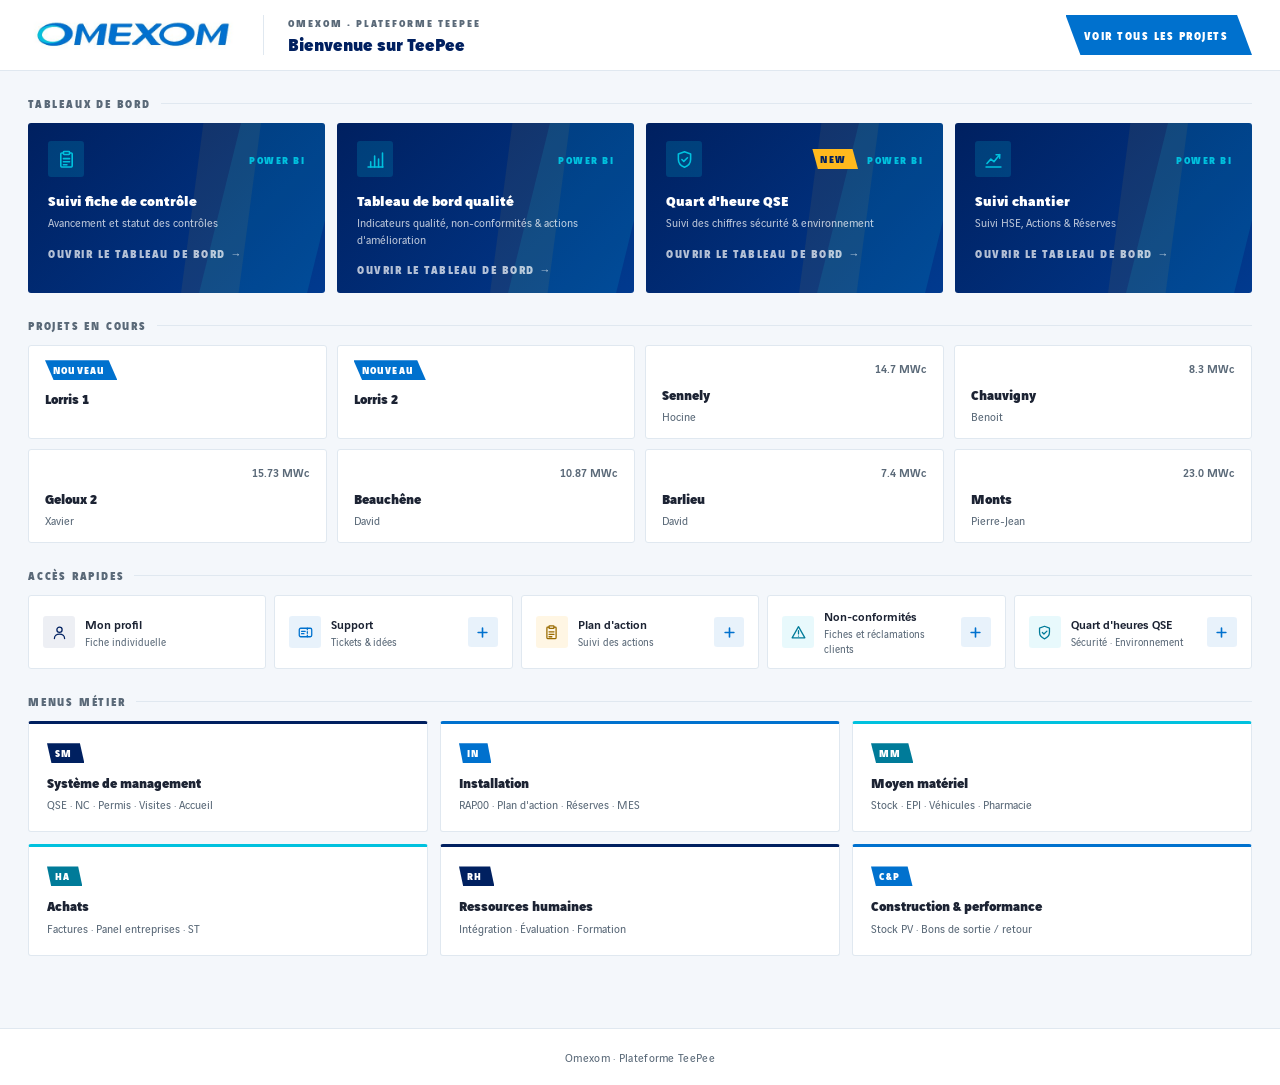
<file: index.html>
<!DOCTYPE html>
<html lang="fr">
<head>
<meta charset="UTF-8">
<meta name="viewport" content="width=device-width, initial-scale=1.0">
<meta name="robots" content="noindex, nofollow, noarchive, nosnippet">
<meta name="googlebot" content="noindex, nofollow">
<title>Accueil TeePee · Omexom</title>
<link rel="stylesheet" href="omexom.css">
<style>
.quick-row { display: grid; grid-template-columns: repeat(5,1fr); gap: 8px; margin-bottom: 24px; }
.menus-grid { display: grid; grid-template-columns: repeat(6,1fr); gap: 12px; margin-bottom: 24px; }
.projects-grid { display: grid; grid-template-columns: repeat(4,1fr); gap: 10px; margin-bottom: 24px; }
.dash-grid { display: grid; grid-template-columns: repeat(4,1fr); gap: 12px; margin-bottom: 24px; }
@media (max-width: 1300px) {
  .menus-grid { grid-template-columns: repeat(3,1fr); }
}
@media (max-width: 1100px) {
  .quick-row { grid-template-columns: repeat(3,1fr); }
  .dash-grid { grid-template-columns: repeat(2,1fr); }
}
@media (max-width: 820px) {
  .quick-row, .menus-grid, .projects-grid { grid-template-columns: repeat(2,1fr); }
}
@media (max-width: 560px) {
  .body-wrap { padding: 18px 16px 36px; }
  .dash-grid, .quick-row, .menus-grid, .projects-grid { grid-template-columns: 1fr; }
}
</style>
</head>
<body>

<header class="site-header">
  <img class="site-logo" src="img/omexom-logo.png" alt="Omexom" width="212" height="38">
  <div class="site-id">
    <div class="site-eyebrow">Omexom · Plateforme TeePee</div>
    <div class="site-title">Bienvenue sur TeePee</div>
  </div>
  <a class="site-cta" target="_parent" href="https://safeplace.teepee.fr/#/category/F427C2AF/D956BEFD/dataList/Projets/default_Projets">Voir tous les projets</a>
</header>

<div class="body-wrap">

  <div class="section-label">Tableaux de bord</div>
  <div class="dash-grid">
    <a class="dcard" target="_parent" href="https://safeplace.teepee.fr/#/homepage/view/7FFDF492">
      <div class="dcard-deco"></div><div class="dcard-deco2"></div>
      <div class="dcard-top">
        <div class="dcard-ico"><svg class="ico" viewBox="0 0 24 24" fill="none" stroke="currentColor" stroke-width="1.8" stroke-linecap="round" stroke-linejoin="round" aria-hidden="true"><path d="M8.5 4.5H6.5a1 1 0 0 0-1 1v14a1 1 0 0 0 1 1h11a1 1 0 0 0 1-1v-14a1 1 0 0 0-1-1h-2"/><rect x="8.5" y="2.8" width="7" height="3.4" rx="0.8"/><path d="M8.5 11h7M8.5 14.5h7M8.5 18h4"/></svg></div>
        <div class="dcard-eye">Power BI</div>
      </div>
      <div class="dcard-t">Suivi fiche de contrôle</div>
      <div class="dcard-d">Avancement et statut des contrôles</div>
      <div class="dcard-link">Ouvrir le tableau de bord <span>→</span></div>
    </a>
    <a class="dcard" target="_parent" href="https://safeplace.teepee.fr/#/homepage/view/F4D24233">
      <div class="dcard-deco"></div><div class="dcard-deco2"></div>
      <div class="dcard-top">
        <div class="dcard-ico"><svg class="ico" viewBox="0 0 24 24" fill="none" stroke="currentColor" stroke-width="1.8" stroke-linecap="round" stroke-linejoin="round" aria-hidden="true"><path d="M3.5 20.5h17"/><path d="M6.5 20.5v-6M11 20.5V8M15.5 20.5v-9M20 20.5V4.5"/></svg></div>
        <div class="dcard-eye">Power BI</div>
      </div>
      <div class="dcard-t">Tableau de bord qualité</div>
      <div class="dcard-d">Indicateurs qualité, non-conformités &amp; actions d'amélioration</div>
      <div class="dcard-link">Ouvrir le tableau de bord <span>→</span></div>
    </a>
    <a class="dcard" target="_parent" href="https://safeplace.teepee.fr/#/homepage/view/403B7A7F">
      <div class="dcard-deco"></div><div class="dcard-deco2"></div>
      <div class="dcard-top">
        <div class="dcard-ico"><svg class="ico" viewBox="0 0 24 24" fill="none" stroke="currentColor" stroke-width="1.8" stroke-linecap="round" stroke-linejoin="round" aria-hidden="true"><path d="M12 3.2l7 2.6v6c0 4.3-2.9 7.6-7 9.1-4.1-1.5-7-4.8-7-9.1v-6z"/><path d="M9 12l2.2 2.2L15.4 10"/></svg></div>
        <div class="dcard-eyes"><span class="dcard-new">New</span><span class="dcard-eye">Power BI</span></div>
      </div>
      <div class="dcard-t">Quart d'heure QSE</div>
      <div class="dcard-d">Suivi des chiffres sécurité &amp; environnement</div>
      <div class="dcard-link">Ouvrir le tableau de bord <span>→</span></div>
    </a>
    <a class="dcard" target="_parent" href="https://safeplace.teepee.fr/#/homepage/view/D877A9DE">
      <div class="dcard-deco"></div><div class="dcard-deco2"></div>
      <div class="dcard-top">
        <div class="dcard-ico"><svg class="ico" viewBox="0 0 24 24" fill="none" stroke="currentColor" stroke-width="1.8" stroke-linecap="round" stroke-linejoin="round" aria-hidden="true"><path d="M3.5 20.5h17"/><path d="M4.5 16.5l4.5-5 3.5 3 6.5-8"/><path d="M15 6.5h4v4"/></svg></div>
        <div class="dcard-eye">Power BI</div>
      </div>
      <div class="dcard-t">Suivi chantier</div>
      <div class="dcard-d">Suivi HSE, Actions &amp; Réserves</div>
      <div class="dcard-link">Ouvrir le tableau de bord <span>→</span></div>
    </a>
  </div>

  <div class="section-label">Projets en cours</div>
  <div class="projects-grid">
    
    <a class="pcard" href="https://safeplace.teepee.fr/#/viewData/F427C2AF/D956BEFD/Projets/FRWEBV3/ACD92E16-845D-472B-8980-51F9F4274178" target="_parent">
      <div class="pc-top">
        <span class="pc-badge new">Nouveau</span>
      </div>
      <div class="pc-name">Lorris 1</div>
    </a>
    <a class="pcard" href="https://safeplace.teepee.fr/#/viewData/F427C2AF/D956BEFD/Projets/FRWEBV3/77FA5821-4992-46BE-B434-941BC3A1F169" target="_parent">
      <div class="pc-top">
        <span class="pc-badge new">Nouveau</span>
      </div>
      <div class="pc-name">Lorris 2</div>
    </a>
    <a class="pcard" href="https://safeplace.teepee.fr/#/viewData/F427C2AF/D956BEFD/Projets/FRWEBV3/151959C9-2C1D-4B22-8E7C-0AAF0E75C6A9" target="_parent">
      <div class="pc-top">
        <span class="pc-power">14.7 MWc</span>
      </div>
      <div class="pc-name">Sennely</div>
      <div class="pc-ct">Hocine</div>
    </a>
    <a class="pcard" href="https://safeplace.teepee.fr/#/viewData/F427C2AF/D956BEFD/Projets/FRWEBV3/2450A316-F4B0-467D-BDD9-3A660E517E23" target="_parent">
      <div class="pc-top">
        <span class="pc-power">8.3 MWc</span>
      </div>
      <div class="pc-name">Chauvigny</div>
      <div class="pc-ct">Benoit</div>
    </a>
    <a class="pcard" href="https://safeplace.teepee.fr/#/viewData/F427C2AF/D956BEFD/Projets/FRWEBV3/8AB86A1F-FF0F-4AFB-B8C0-0EECD079676D" target="_parent">
      <div class="pc-top">
        <span class="pc-power">15.73 MWc</span>
      </div>
      <div class="pc-name">Geloux 2</div>
      <div class="pc-ct">Xavier</div>
    </a>
    <a class="pcard" href="https://safeplace.teepee.fr/#/viewData/F427C2AF/D956BEFD/Projets/FRWEBV3/909B5DEA-0E07-4CEE-A2E0-70B4C4C075C3" target="_parent">
      <div class="pc-top">
        <span class="pc-power">10.87 MWc</span>
      </div>
      <div class="pc-name">Beauchêne</div>
      <div class="pc-ct">David</div>
    </a>
    <a class="pcard" href="https://safeplace.teepee.fr/#/viewData/F427C2AF/D956BEFD/Projets/FRWEBV3/9FE56ECE-FEF0-4CE8-855C-5D540AE5E813" target="_parent">
      <div class="pc-top">
        <span class="pc-power">7.4 MWc</span>
      </div>
      <div class="pc-name">Barlieu</div>
      <div class="pc-ct">David</div>
    </a>
    <a class="pcard" href="https://safeplace.teepee.fr/#/viewData/F427C2AF/D956BEFD/Projets/FRWEBV3/B089CAB9-1BF4-4FFA-BCA1-B93E3921789B" target="_parent">
      <div class="pc-top">
        <span class="pc-power">23.0 MWc</span>
      </div>
      <div class="pc-name">Monts</div>
      <div class="pc-ct">Pierre-Jean</div>
    </a>
  </div>

  <div class="section-label">Accès rapides</div>
  <div class="quick-row">
    <div class="qcard">
      <a class="qcard-hit" target="_parent" href="https://safeplace.teepee.fr/#/category/E6FE12CE/ED68D778/dataList/USER/FiltreLUtilisateurNeVoitQueSesTickets" aria-label="Ouvrir Mon profil"></a>
      <div class="qico id"><svg class="ico" viewBox="0 0 24 24" fill="none" stroke="currentColor" stroke-width="1.8" stroke-linecap="round" stroke-linejoin="round" aria-hidden="true"><circle cx="12" cy="8.2" r="3.7"/><path d="M4.8 20.5c0-3.7 3.2-6.2 7.2-6.2s7.2 2.5 7.2 6.2"/></svg></div><div><div class="ql2">Mon profil</div><div class="qs2">Fiche individuelle</div></div>
    </div>
    <div class="qcard">
      <a class="qcard-hit" target="_parent" href="https://safeplace.teepee.fr/#/category/DC3605A6/AE9641CE/dataList/TicketsSupport/FiltreLUtilisateurVoirQueSesTickets" aria-label="Ouvrir Support"></a>
      <div class="qico ib"><svg class="ico" viewBox="0 0 24 24" fill="none" stroke="currentColor" stroke-width="1.8" stroke-linecap="round" stroke-linejoin="round" aria-hidden="true"><rect x="3.2" y="6" width="17.6" height="12" rx="2"/><path d="M14.6 6v2.2M14.6 10.9v2.2M14.6 15.8v2.2"/><path d="M6.4 10.4h5.2M6.4 13.6h3.4"/></svg></div><div><div class="ql2">Support</div><div class="qs2">Tickets &amp; idées</div></div>
      <a class="qcard-saisir" target="_parent" href="https://safeplace.teepee.fr/#/viewData/DC3605A6/AE9641CE/TicketsSupport/TicketsSupport" title="Nouveau ticket" aria-label="Saisir un ticket support"><svg viewBox="0 0 24 24" fill="none" stroke="currentColor" stroke-width="2.6" stroke-linecap="round" aria-hidden="true"><path d="M12 5v14M5 12h14"/></svg></a>
    </div>
    <div class="qcard">
      <a class="qcard-hit" target="_parent" href="https://safeplace.teepee.fr/#/category/0CBC7D3A/1A268114/dataList/PlanDActions/PlanDActionsGeNeRal" aria-label="Ouvrir Plan d'action"></a>
      <div class="qico iy"><svg class="ico" viewBox="0 0 24 24" fill="none" stroke="currentColor" stroke-width="1.8" stroke-linecap="round" stroke-linejoin="round" aria-hidden="true"><path d="M8.5 4.5H6.5a1 1 0 0 0-1 1v14a1 1 0 0 0 1 1h11a1 1 0 0 0 1-1v-14a1 1 0 0 0-1-1h-2"/><rect x="8.5" y="2.8" width="7" height="3.4" rx="0.8"/><path d="M8.5 11h7M8.5 14.5h7M8.5 18h4"/></svg></div><div><div class="ql2">Plan d'action</div><div class="qs2">Suivi des actions</div></div>
      <a class="qcard-saisir" target="_parent" href="https://safeplace.teepee.fr/#/viewData/0CBC7D3A/1A268114/PlanDActions/PlanDActions" title="Nouvelle saisie" aria-label="Saisir Plan d'action"><svg viewBox="0 0 24 24" fill="none" stroke="currentColor" stroke-width="2.6" stroke-linecap="round" aria-hidden="true"><path d="M12 5v14M5 12h14"/></svg></a>
    </div>
    <div class="qcard">
      <a class="qcard-hit" target="_parent" href="https://safeplace.teepee.fr/#/category/92F82BEE/E279156E/dataList/FicheDeNonConformite/default_FicheDeNonConformite" aria-label="Ouvrir Non-conformités"></a>
      <div class="qico it"><svg class="ico" viewBox="0 0 24 24" fill="none" stroke="currentColor" stroke-width="1.8" stroke-linecap="round" stroke-linejoin="round" aria-hidden="true"><path d="M12 3.8L21 19.5H3z"/><path d="M12 9.5v4.5"/><path d="M12 17h0.01"/></svg></div><div><div class="ql2">Non-conformités</div><div class="qs2">Fiches et réclamations clients</div></div>
      <a class="qcard-saisir" target="_parent" href="https://safeplace.teepee.fr/#/viewData/92F82BEE/E279156E/FicheDeNonConformite/FicheDeNonConformiteV3" title="Nouvelle saisie" aria-label="Saisir Non-conformités"><svg viewBox="0 0 24 24" fill="none" stroke="currentColor" stroke-width="2.6" stroke-linecap="round" aria-hidden="true"><path d="M12 5v14M5 12h14"/></svg></a>
    </div>
    <div class="qcard">
      <a class="qcard-hit" target="_parent" href="https://safeplace.teepee.fr/#/category/92F82BEE/4231E439/dataList/14DHeureQHSE/default_14DHeureQHSE" aria-label="Ouvrir Quart d'heures QSE"></a>
      <div class="qico it"><svg class="ico" viewBox="0 0 24 24" fill="none" stroke="currentColor" stroke-width="1.8" stroke-linecap="round" stroke-linejoin="round" aria-hidden="true"><path d="M12 3.2l7 2.6v6c0 4.3-2.9 7.6-7 9.1-4.1-1.5-7-4.8-7-9.1v-6z"/><path d="M9 12l2.2 2.2L15.4 10"/></svg></div><div><div class="ql2">Quart d'heures QSE</div><div class="qs2">Sécurité · Environnement</div></div>
      <a class="qcard-saisir" target="_parent" href="https://safeplace.teepee.fr/#/viewData/92F82BEE/4231E439/14DHeureQHSE/QuartDHeureSeCuriteEnvironnement" title="Nouvelle saisie" aria-label="Saisir Quart d'heures QSE"><svg viewBox="0 0 24 24" fill="none" stroke="currentColor" stroke-width="2.6" stroke-linecap="round" aria-hidden="true"><path d="M12 5v14M5 12h14"/></svg></a>
    </div>
  </div>

  <div class="section-label">Menus métier</div>
  <div class="menus-grid">
    <a class="mcard cm" target="_parent" href="https://safeplace.teepee.fr/#/category/92F82BEE"><div class="badge bm">SM</div><div class="mc-t">Système de management</div><div class="mc-d">QSE · NC · Permis · Visites · Accueil</div></a>
    <a class="mcard co" target="_parent" href="https://safeplace.teepee.fr/#/category/0CBC7D3A"><div class="badge bo">IN</div><div class="mc-t">Installation</div><div class="mc-d">RAP.00 · Plan d'action · Réserves · MES</div></a>
    <a class="mcard cs" target="_parent" href="https://safeplace.teepee.fr/#/category/9A294B91"><div class="badge bs">MM</div><div class="mc-t">Moyen matériel</div><div class="mc-d">Stock · EPI · Véhicules · Pharmacie</div></a>
    <a class="mcard cs" target="_parent" href="https://safeplace.teepee.fr/#/category/67103350"><div class="badge bs">HA</div><div class="mc-t">Achats</div><div class="mc-d">Factures · Panel entreprises · ST</div></a>
    <a class="mcard cm" target="_parent" href="https://safeplace.teepee.fr/#/category/D92BB7C3"><div class="badge bm">RH</div><div class="mc-t">Ressources humaines</div><div class="mc-d">Intégration · Évaluation · Formation</div></a>
    <a class="mcard co" target="_parent" href="https://safeplace.teepee.fr/#/category/1EEE8D15"><div class="badge bo">C&amp;P</div><div class="mc-t">Construction &amp; performance</div><div class="mc-d">Stock PV · Bons de sortie / retour</div></a>
  </div>
</div>


<!-- FOOTER -->
<footer class="site-footer">
  <div class="footer-note">Omexom · Plateforme TeePee</div>
</footer>
</body>
</html>
</file>
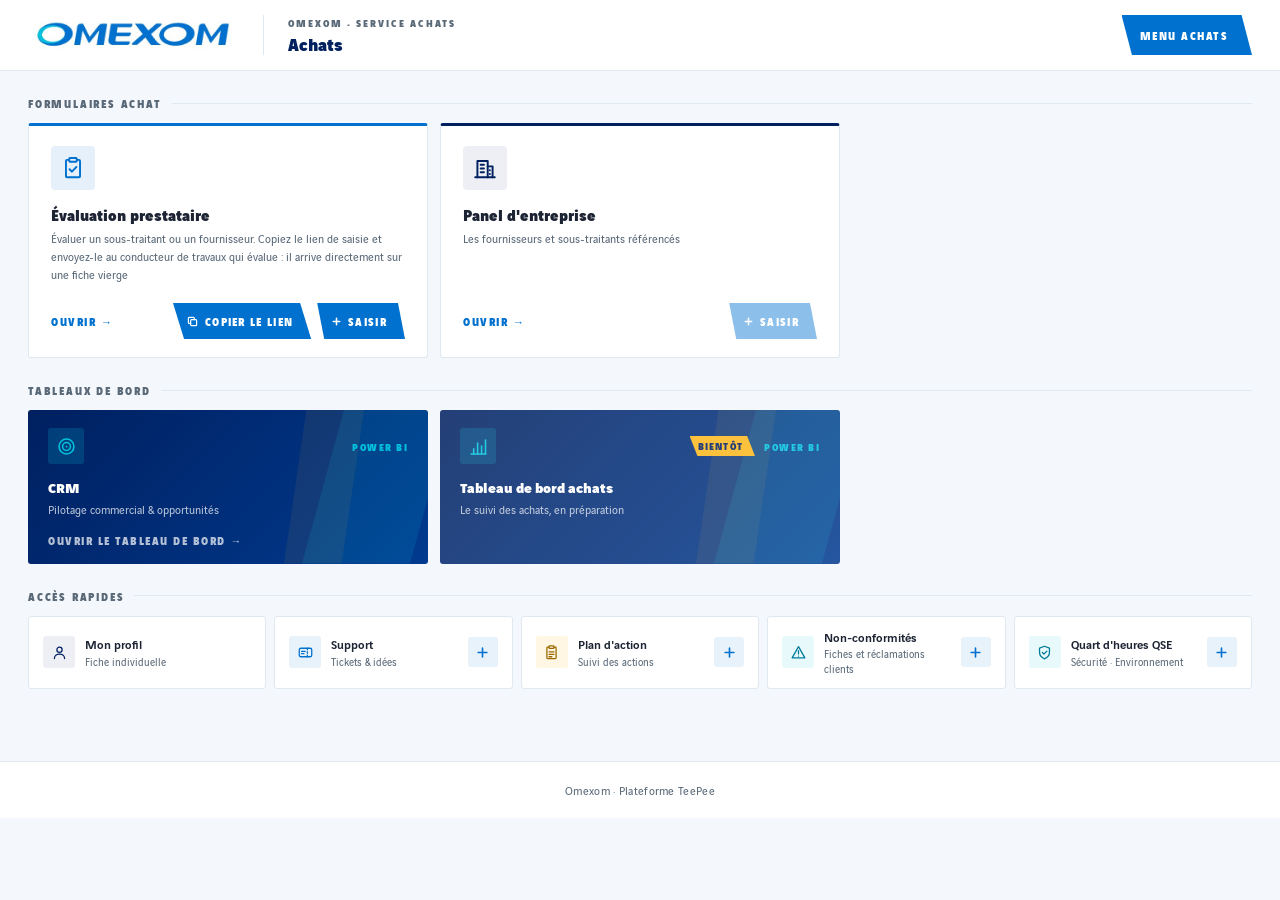
<file: achats.html>
<!DOCTYPE html>
<html lang="fr">
<head>
<meta charset="UTF-8">
<meta name="viewport" content="width=device-width, initial-scale=1.0">
<meta name="robots" content="noindex, nofollow, noarchive, nosnippet">
<meta name="googlebot" content="noindex, nofollow">
<title>Achats · Omexom TeePee</title>
<link rel="stylesheet" href="omexom.css">
<style>
.offre-grid { display: grid; grid-template-columns: repeat(3,1fr); gap: 12px; margin-bottom: 24px; }
.dash-grid { display: grid; grid-template-columns: repeat(3,1fr); gap: 12px; margin-bottom: 24px; }
.quick-row { display: grid; grid-template-columns: repeat(5,1fr); gap: 8px; margin-bottom: 24px; }
@media (max-width: 1100px) {
  .quick-row { grid-template-columns: repeat(3,1fr); }
}
@media (max-width: 900px) {
  .offre-grid, .dash-grid { grid-template-columns: repeat(2,1fr); }
}
@media (max-width: 820px) {
  .quick-row { grid-template-columns: repeat(2,1fr); }
}
@media (max-width: 560px) {
  .body-wrap { padding: 18px 16px 36px; }
  .offre-grid, .dash-grid, .quick-row { grid-template-columns: 1fr; }
}
</style>
</head>
<body>

<header class="site-header">
  <img class="site-logo" src="img/omexom-logo.png" alt="Omexom" width="212" height="38">
  <div class="site-id">
    <div class="site-eyebrow">Omexom · Service Achats</div>
    <div class="site-title">Achats</div>
  </div>
  <a class="site-cta" target="_parent" href="https://safeplace.teepee.fr/#/category/67103350">Menu Achats</a>
</header>

<div class="body-wrap">

  <div class="section-label">Formulaires achat</div>
  <div class="offre-grid">
    <div class="ocard c1">
      <a class="ocard-hit" target="_parent" href="https://safeplace.teepee.fr/#/category/67103350/B7DA7935/dataList/HA023/default_HA023" aria-label="Ouvrir Évaluation prestataire"></a>
      <div class="ocard-ico"><svg class="ico" viewBox="0 0 24 24" fill="none" stroke="currentColor" stroke-width="1.8" stroke-linecap="round" stroke-linejoin="round" aria-hidden="true"><path d="M8.5 4.5H6.5a1 1 0 0 0-1 1v14a1 1 0 0 0 1 1h11a1 1 0 0 0 1-1v-14a1 1 0 0 0-1-1h-2"/><rect x="8.5" y="2.8" width="7" height="3.4" rx="0.8"/><path d="M8.8 13.2l2.2 2.2 4.2-4.4"/></svg></div>
      <div class="ocard-t">Évaluation prestataire</div>
      <div class="ocard-d">Évaluer un sous-traitant ou un fournisseur. Copiez le lien de saisie et envoyez-le au conducteur de travaux qui évalue : il arrive directement sur une fiche vierge</div>
      <div class="ocard-actions">
        <span class="ocard-link">Ouvrir <span>→</span></span>
        <span class="ocard-btns">
          <button type="button" class="ocard-saisir ocard-copier" data-copier="https://safeplace.teepee.fr/#/viewData/67103350/B7DA7935/HA023/HA0901EvaluationDesPrestatairesSousTraitantsV2" aria-label="Copier le lien de saisie d'une évaluation prestataire">Copier le lien</button>
          <a class="ocard-saisir" target="_parent" href="https://safeplace.teepee.fr/#/viewData/67103350/B7DA7935/HA023/HA0901EvaluationDesPrestatairesSousTraitantsV2">Saisir</a>
        </span>
      </div>
    </div>
    <div class="ocard c3">
      <a class="ocard-hit" target="_parent" href="https://safeplace.teepee.fr/#/category/67103350/321BF513/dataList/TEEPEE_Entreprise/default_TEEPEE_Entreprise" aria-label="Ouvrir Panel d'entreprise"></a>
      <div class="ocard-ico"><svg class="ico" viewBox="0 0 24 24" fill="none" stroke="currentColor" stroke-width="1.8" stroke-linecap="round" stroke-linejoin="round" aria-hidden="true"><path d="M5 20.5V5.5h9.5v15"/><path d="M14.5 10.5H19v10"/><path d="M8 9h3M8 12.5h3M8 16h3M16.5 14h0.01M16.5 17.5h0.01"/><path d="M3 20.5h18"/></svg></div>
      <div class="ocard-t">Panel d'entreprise</div>
      <div class="ocard-d">Les fournisseurs et sous-traitants référencés</div>
      <div class="ocard-actions">
        <span class="ocard-link">Ouvrir <span>→</span></span>
        <span class="ocard-saisir is-missing" title="Lien à relever dans TeePee">Saisir</span>
      </div>
    </div>
  </div>

  <div class="section-label">Tableaux de bord</div>
  <div class="dash-grid">
    <a class="dcard" target="_parent" href="https://safeplace.teepee.fr/#/homepage/view/D35E43C6">
      <div class="dcard-deco"></div><div class="dcard-deco2"></div>
      <div class="dcard-top">
        <div class="dcard-ico"><svg class="ico" viewBox="0 0 24 24" fill="none" stroke="currentColor" stroke-width="1.8" stroke-linecap="round" stroke-linejoin="round" aria-hidden="true"><circle cx="12" cy="12" r="8.5"/><circle cx="12" cy="12" r="4.5"/><circle cx="12" cy="12" r="1" fill="currentColor" stroke="none"/></svg></div>
        <div class="dcard-eye">Power BI</div>
      </div>
      <div class="dcard-t">CRM</div>
      <div class="dcard-d">Pilotage commercial &amp; opportunités</div>
      <div class="dcard-link">Ouvrir le tableau de bord <span>→</span></div>
    </a>
    <div class="dcard is-soon">
      <div class="dcard-deco"></div><div class="dcard-deco2"></div>
      <div class="dcard-top">
        <div class="dcard-ico"><svg class="ico" viewBox="0 0 24 24" fill="none" stroke="currentColor" stroke-width="1.8" stroke-linecap="round" stroke-linejoin="round" aria-hidden="true"><path d="M3.5 20.5h17"/><path d="M6.5 20.5v-6M11 20.5V8M15.5 20.5v-9M20 20.5V4.5"/></svg></div>
        <div class="dcard-eyes"><span class="dcard-new">Bientôt</span><span class="dcard-eye">Power BI</span></div>
      </div>
      <div class="dcard-t">Tableau de bord achats</div>
      <div class="dcard-d">Le suivi des achats, en préparation</div>
    </div>
  </div>

  <div class="section-label">Accès rapides</div>
  <div class="quick-row">
    <div class="qcard">
      <a class="qcard-hit" target="_parent" href="https://safeplace.teepee.fr/#/category/E6FE12CE/ED68D778/dataList/USER/FiltreLUtilisateurNeVoitQueSesTickets" aria-label="Ouvrir Mon profil"></a>
      <div class="qico id"><svg class="ico" viewBox="0 0 24 24" fill="none" stroke="currentColor" stroke-width="1.8" stroke-linecap="round" stroke-linejoin="round" aria-hidden="true"><circle cx="12" cy="8.2" r="3.7"/><path d="M4.8 20.5c0-3.7 3.2-6.2 7.2-6.2s7.2 2.5 7.2 6.2"/></svg></div><div><div class="ql2">Mon profil</div><div class="qs2">Fiche individuelle</div></div>
    </div>
    <div class="qcard">
      <a class="qcard-hit" target="_parent" href="https://safeplace.teepee.fr/#/category/DC3605A6/AE9641CE/dataList/TicketsSupport/FiltreLUtilisateurVoirQueSesTickets" aria-label="Ouvrir Support"></a>
      <div class="qico ib"><svg class="ico" viewBox="0 0 24 24" fill="none" stroke="currentColor" stroke-width="1.8" stroke-linecap="round" stroke-linejoin="round" aria-hidden="true"><rect x="3.2" y="6" width="17.6" height="12" rx="2"/><path d="M14.6 6v2.2M14.6 10.9v2.2M14.6 15.8v2.2"/><path d="M6.4 10.4h5.2M6.4 13.6h3.4"/></svg></div><div><div class="ql2">Support</div><div class="qs2">Tickets &amp; idées</div></div>
      <a class="qcard-saisir" target="_parent" href="https://safeplace.teepee.fr/#/viewData/DC3605A6/AE9641CE/TicketsSupport/TicketsSupport" title="Nouveau ticket" aria-label="Saisir un ticket support"><svg viewBox="0 0 24 24" fill="none" stroke="currentColor" stroke-width="2.6" stroke-linecap="round" aria-hidden="true"><path d="M12 5v14M5 12h14"/></svg></a>
    </div>
    <div class="qcard">
      <a class="qcard-hit" target="_parent" href="https://safeplace.teepee.fr/#/category/0CBC7D3A/1A268114/dataList/PlanDActions/PlanDActionsGeNeRal" aria-label="Ouvrir Plan d'action"></a>
      <div class="qico iy"><svg class="ico" viewBox="0 0 24 24" fill="none" stroke="currentColor" stroke-width="1.8" stroke-linecap="round" stroke-linejoin="round" aria-hidden="true"><path d="M8.5 4.5H6.5a1 1 0 0 0-1 1v14a1 1 0 0 0 1 1h11a1 1 0 0 0 1-1v-14a1 1 0 0 0-1-1h-2"/><rect x="8.5" y="2.8" width="7" height="3.4" rx="0.8"/><path d="M8.5 11h7M8.5 14.5h7M8.5 18h4"/></svg></div><div><div class="ql2">Plan d'action</div><div class="qs2">Suivi des actions</div></div>
      <a class="qcard-saisir" target="_parent" href="https://safeplace.teepee.fr/#/viewData/0CBC7D3A/1A268114/PlanDActions/PlanDActions" title="Nouvelle saisie" aria-label="Saisir Plan d'action"><svg viewBox="0 0 24 24" fill="none" stroke="currentColor" stroke-width="2.6" stroke-linecap="round" aria-hidden="true"><path d="M12 5v14M5 12h14"/></svg></a>
    </div>
    <div class="qcard">
      <a class="qcard-hit" target="_parent" href="https://safeplace.teepee.fr/#/category/92F82BEE/E279156E/dataList/FicheDeNonConformite/default_FicheDeNonConformite" aria-label="Ouvrir Non-conformités"></a>
      <div class="qico it"><svg class="ico" viewBox="0 0 24 24" fill="none" stroke="currentColor" stroke-width="1.8" stroke-linecap="round" stroke-linejoin="round" aria-hidden="true"><path d="M12 3.8L21 19.5H3z"/><path d="M12 9.5v4.5"/><path d="M12 17h0.01"/></svg></div><div><div class="ql2">Non-conformités</div><div class="qs2">Fiches et réclamations clients</div></div>
      <a class="qcard-saisir" target="_parent" href="https://safeplace.teepee.fr/#/viewData/92F82BEE/E279156E/FicheDeNonConformite/FicheDeNonConformiteV3" title="Nouvelle saisie" aria-label="Saisir Non-conformités"><svg viewBox="0 0 24 24" fill="none" stroke="currentColor" stroke-width="2.6" stroke-linecap="round" aria-hidden="true"><path d="M12 5v14M5 12h14"/></svg></a>
    </div>
    <div class="qcard">
      <a class="qcard-hit" target="_parent" href="https://safeplace.teepee.fr/#/category/92F82BEE/4231E439/dataList/14DHeureQHSE/default_14DHeureQHSE" aria-label="Ouvrir Quart d'heures QSE"></a>
      <div class="qico it"><svg class="ico" viewBox="0 0 24 24" fill="none" stroke="currentColor" stroke-width="1.8" stroke-linecap="round" stroke-linejoin="round" aria-hidden="true"><path d="M12 3.2l7 2.6v6c0 4.3-2.9 7.6-7 9.1-4.1-1.5-7-4.8-7-9.1v-6z"/><path d="M9 12l2.2 2.2L15.4 10"/></svg></div><div><div class="ql2">Quart d'heures QSE</div><div class="qs2">Sécurité · Environnement</div></div>
      <a class="qcard-saisir" target="_parent" href="https://safeplace.teepee.fr/#/viewData/92F82BEE/4231E439/14DHeureQHSE/QuartDHeureSeCuriteEnvironnement" title="Nouvelle saisie" aria-label="Saisir Quart d'heures QSE"><svg viewBox="0 0 24 24" fill="none" stroke="currentColor" stroke-width="2.6" stroke-linecap="round" aria-hidden="true"><path d="M12 5v14M5 12h14"/></svg></a>
    </div>
  </div>

</div>

<!-- FOOTER -->
<footer class="site-footer">
  <div class="footer-note">Omexom · Plateforme TeePee</div>
</footer>
<script>
/* Copie du lien public dans le presse-papiers. La page vit dans une iframe d'un autre
   domaine : l'API clipboard peut y etre refusee, d'ou le repli sur execCommand, puis
   sur une boite de dialogue ou le lien reste a copier a la main. */
document.querySelectorAll('[data-copier]').forEach(function (btn) {
  var texte = btn.textContent;
  btn.addEventListener('click', function () {
    var lien = btn.getAttribute('data-copier');
    var fini = function () {
      btn.classList.add('is-copied'); btn.textContent = 'Lien copié';
      setTimeout(function () { btn.classList.remove('is-copied'); btn.textContent = texte; }, 2200);
    };
    var repli = function () {
      var z = document.createElement('textarea');
      z.value = lien; z.setAttribute('readonly', ''); z.style.position = 'fixed'; z.style.opacity = '0';
      document.body.appendChild(z); z.select();
      var ok = false;
      try { ok = document.execCommand('copy'); } catch (e) { ok = false; }
      document.body.removeChild(z);
      if (ok) { fini(); } else { window.prompt('Copiez ce lien et envoyez-le :', lien); }
    };
    if (navigator.clipboard && navigator.clipboard.writeText) {
      navigator.clipboard.writeText(lien).then(fini, repli);
    } else { repli(); }
  });
});
</script>
</body>
</html>
</file>
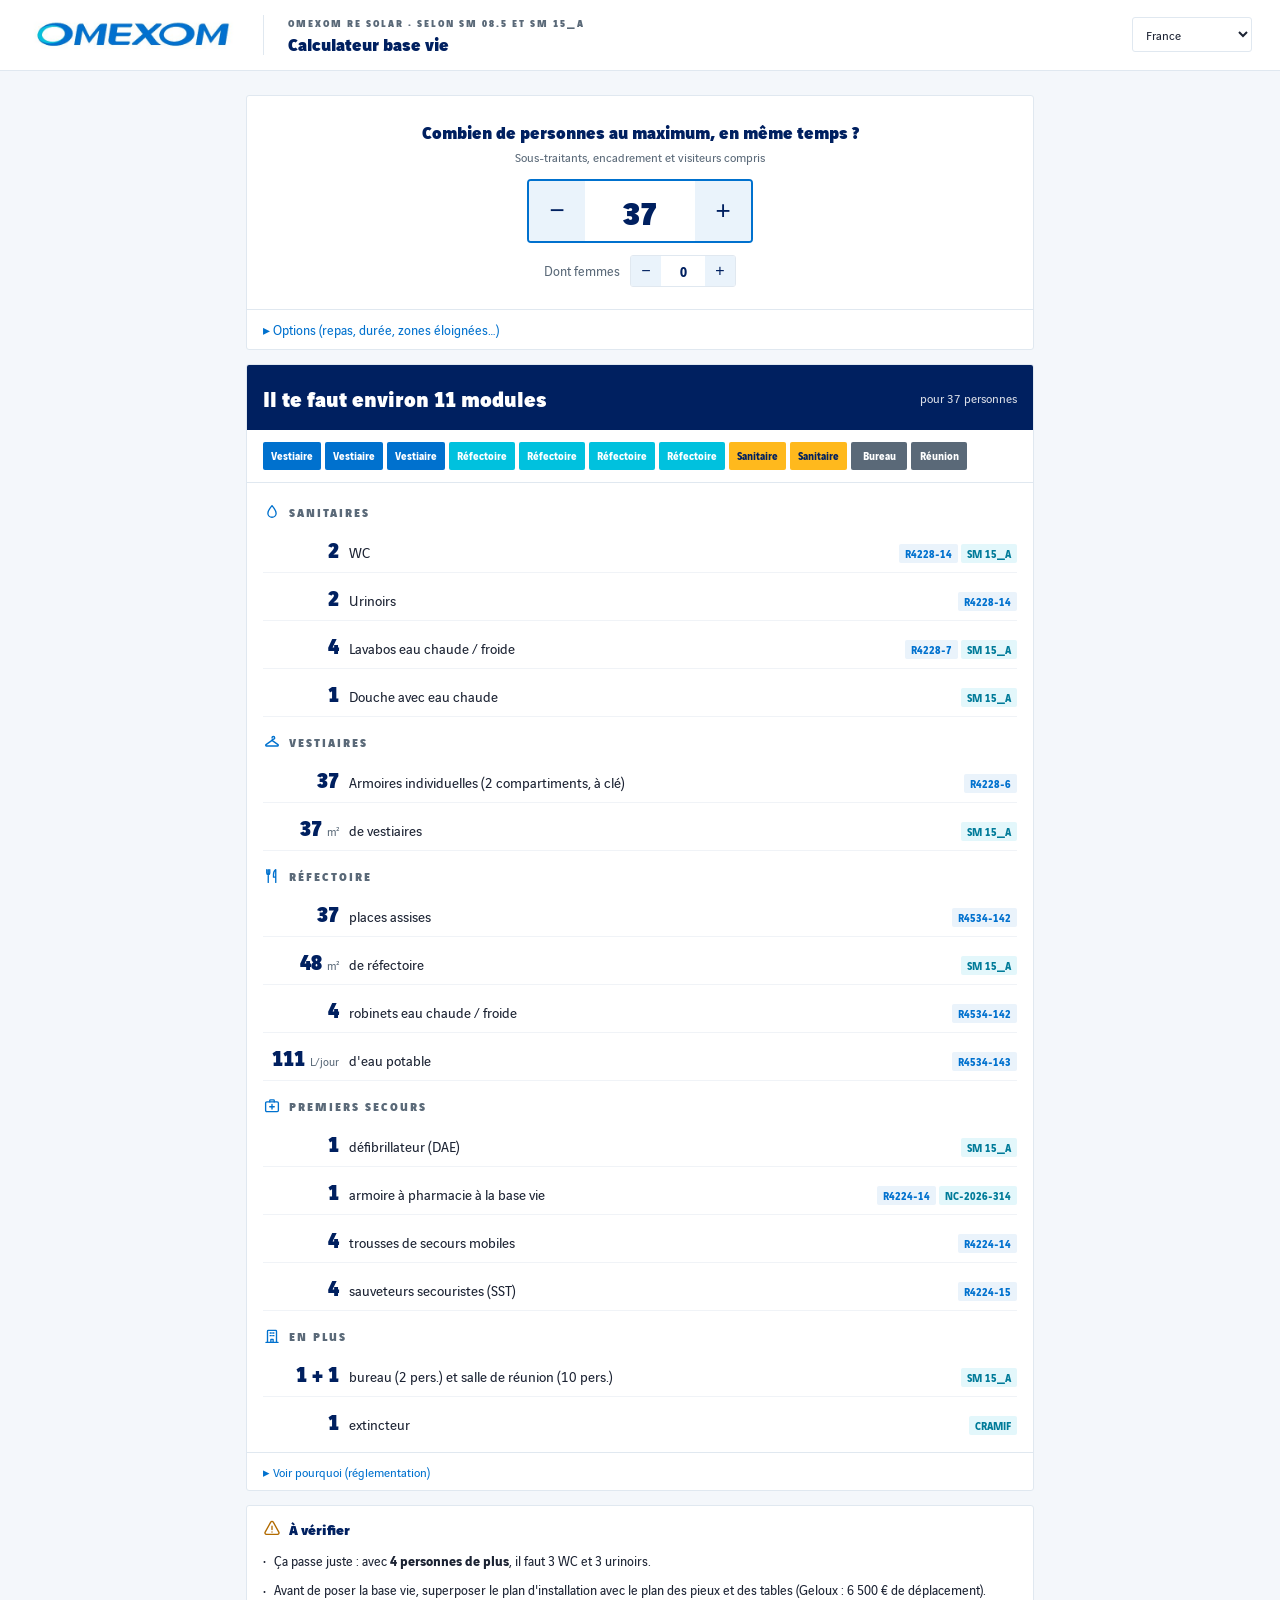
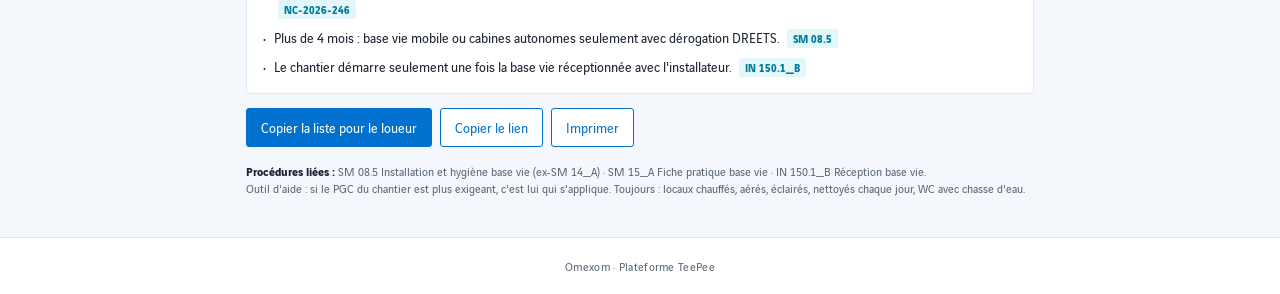
<file: base-vie.html>
<!DOCTYPE html>
<html lang="fr">
<head>
<meta charset="UTF-8">
<meta name="viewport" content="width=device-width, initial-scale=1.0">
<meta name="robots" content="noindex, nofollow, noarchive, nosnippet">
<meta name="googlebot" content="noindex, nofollow">
<title>Base vie · Omexom TeePee</title>
<link rel="stylesheet" href="omexom.css">
<style>
/* Calculateur base vie : une colonne d'outil, centree. La question en haut, la reponse
   juste en dessous, puis les points a verifier. */
.bv-wrap { max-width: 820px; margin: 0 auto; padding: 24px 16px 40px; }
.site-header select { margin-left: auto; padding: 7px 9px; border: 1px solid var(--border); border-radius: 3px; font: 13px 'Vinci Sans', Arial, sans-serif; background: #fff; color: var(--text); }
.box { background: var(--white); border: 1px solid var(--border); border-radius: 3px; margin-top: 14px; }
.box:first-child { margin-top: 0; }
h2 { color: var(--deep); font-weight: 900; }

/* Question principale */
.ask { padding: 22px 16px; text-align: center; }
.ask h2 { font-size: 18px; }
.ask p { margin: 4px 0 14px; color: var(--mid); font-size: 13px; }
.big { display: inline-flex; align-items: center; border: 2px solid var(--blue); border-radius: 4px; overflow: hidden; }
.big button { width: 56px; height: 60px; border: none; background: #EAF3FB; color: var(--deep); font-size: 26px; cursor: pointer; }
.big button:hover { background: var(--blue); color: #fff; }
.big input { width: 110px; height: 60px; border: none; text-align: center; font: 900 34px 'Vinci Sans', Arial, sans-serif; color: var(--deep); -moz-appearance: textfield; }
input::-webkit-outer-spin-button, input::-webkit-inner-spin-button { -webkit-appearance: none; margin: 0; }
.small-step { display: flex; align-items: center; justify-content: center; gap: 10px; margin-top: 12px; font-size: 13.5px; color: var(--mid); }
.ctr { display: inline-flex; border: 1px solid var(--border); border-radius: 3px; overflow: hidden; }
.ctr button { width: 30px; height: 30px; border: none; background: #EAF3FB; color: var(--deep); font-size: 16px; cursor: pointer; }
.ctr button:hover { background: var(--blue); color: #fff; }
.ctr input { width: 44px; height: 30px; border: none; text-align: center; font: 700 14px 'Vinci Sans', Arial, sans-serif; color: var(--deep); -moz-appearance: textfield; }

/* Options */
details { border-top: 1px solid var(--border); }
summary { cursor: pointer; padding: 11px 16px; font-size: 13.5px; color: var(--blue); list-style: none; user-select: none; }
summary::-webkit-details-marker { display: none; }
summary::before { content: "▸ "; } details[open] summary::before { content: "▾ "; }
.opts { padding: 0 16px 12px; display: grid; grid-template-columns: 1fr 1fr; gap: 4px 24px; }
.tog { display: flex; align-items: center; justify-content: space-between; gap: 10px; padding: 7px 0; cursor: pointer; font-size: 13.5px; user-select: none; }
.tog small { color: var(--mid); }
.tog input[type=checkbox] { display: none; }
.sw { width: 36px; height: 20px; border-radius: 10px; background: #CED6DE; position: relative; flex-shrink: 0; transition: background .15s; }
.sw::after { content: ""; position: absolute; top: 2px; left: 2px; width: 16px; height: 16px; border-radius: 50%; background: #fff; transition: left .15s; }
.tog input:checked + .sw { background: var(--blue); }
.tog input:checked + .sw::after { left: 18px; }
.tog input[type=range] { width: 120px; accent-color: var(--blue); }

/* Reponse */
.verdict { padding: 16px; background: var(--deep); color: #fff; border-radius: 2px 2px 0 0; display: flex; justify-content: space-between; align-items: center; gap: 10px; flex-wrap: wrap; }
.verdict b { font-size: 22px; font-weight: 900; }
.verdict span { font-size: 13px; opacity: .85; }
.mods { display: flex; gap: 4px; flex-wrap: wrap; padding: 12px 16px; border-bottom: 1px solid var(--border); }
.m { height: 28px; min-width: 56px; padding: 0 8px; border-radius: 2px; color: #fff; font-size: 11px; font-weight: 700; display: flex; align-items: center; justify-content: center; animation: pop .2s ease-out; }
.m.v { background: var(--blue); } .m.r { background: var(--turq); } .m.s { background: var(--yellow); color: var(--deep); } .m.b { background: var(--mid); }
@keyframes pop { from { transform: scale(.6); opacity: 0; } to { transform: scale(1); opacity: 1; } }

.list { padding: 4px 16px 8px; }
.cat { display: flex; align-items: center; gap: 8px; font-size: 12px; letter-spacing: 2px; text-transform: uppercase; color: var(--mid); font-weight: 900; margin: 16px 0 4px; }
.cat .ico, .warn h2 .ico { width: 18px; height: 18px; color: var(--blue); }
.bv-it { display: grid; grid-template-columns: 76px 1fr auto; gap: 10px; align-items: baseline; padding: 7px 0; border-bottom: 1px solid #F0F3F7; }
.bv-it:last-child { border-bottom: none; }
.bv-it .n { font-size: 22px; font-weight: 900; color: var(--deep); text-align: right; }
.bv-it .n small { font-size: 12px; font-weight: 400; color: var(--mid); }
.bv-it .t { font-size: 15px; }
.bv-it .why { display: none; grid-column: 2/4; font-size: 12.5px; color: var(--mid); margin-top: -4px; }
.detail .bv-it .why { display: block; }
.ref { font-size: 10.5px; font-weight: 700; padding: 2px 6px; border-radius: 2px; white-space: nowrap; background: #E3F7FB; color: var(--colvert); }
.ref.leg { background: #EAF3FB; color: var(--blue); }
.refs { display: flex; gap: 3px; justify-content: flex-end; flex-wrap: wrap; }
.toggle-detail { background: none; border: none; color: var(--blue); font: 13px 'Vinci Sans', Arial, sans-serif; cursor: pointer; padding: 10px 16px; border-top: 1px solid var(--border); width: 100%; text-align: left; }

/* A verifier */
.warn { padding: 12px 16px; }
.warn h2 { font-size: 15px; margin-bottom: 6px; display: flex; align-items: center; gap: 8px; }
.warn h2 .ico { color: var(--warn); }
.w { display: flex; gap: 8px; padding: 5px 0; font-size: 14px; }
.w .ref { margin-left: 4px; }

.actions { display: flex; gap: 8px; flex-wrap: wrap; align-items: center; margin-top: 14px; }
.btn { font: 14px 'Vinci Sans', Arial, sans-serif; border: 1px solid var(--blue); background: var(--blue); color: #fff; padding: 9px 14px; border-radius: 3px; cursor: pointer; }
.btn:hover { background: var(--deep); border-color: var(--deep); }
.btn.ghost { background: #fff; color: var(--blue); }
.btn.ghost:hover { background: #EAF3FB; }
.toast { color: var(--ok); font-size: 13px; }
.bv-note { margin-top: 16px; font-size: 11.5px; color: var(--mid); line-height: 1.5; }
.bv-note b { color: var(--text); }

@media (max-width: 620px) { .opts { grid-template-columns: 1fr; } }
@media print { body { background: #fff; } .ask, .actions, .toggle-detail, details, .site-footer { display: none !important; } .bv-it .why { display: block; } }
</style>
</head>
<body>
<header class="site-header">
  <img class="site-logo" src="img/omexom-logo.png" alt="Omexom" width="212" height="38">
  <div class="site-id">
    <div class="site-eyebrow">Omexom RE Solar · selon SM 08.5 et SM 15_A</div>
    <div class="site-title">Calculateur base vie</div>
  </div>
  <select id="pays" aria-label="Pays">
    <option value="fr" selected>France</option>
    <option value="ie" disabled>Irlande · à venir</option>
  </select>
</header>

<div class="bv-wrap">

  <!-- 1. LA question -->
  <section class="box">
    <div class="ask">
      <h2>Combien de personnes au maximum, en même temps ?</h2>
      <p>Sous-traitants, encadrement et visiteurs compris</p>
      <div class="big">
        <button data-t="T" data-d="-1" aria-label="Moins">−</button>
        <input id="T" type="number" min="0" value="37" aria-label="Effectif">
        <button data-t="T" data-d="1" aria-label="Plus">+</button>
      </div>
      <div class="small-step">Dont femmes
        <span class="ctr"><button data-t="f" data-d="-1">−</button><input id="f" type="number" min="0" value="0"><button data-t="f" data-d="1">+</button></span>
      </div>
    </div>

    <details>
      <summary>Options (repas, durée, zones éloignées…)</summary>
      <div class="opts">
        <label class="tog">Repas sur place<input type="checkbox" id="repas" checked><span class="sw"></span></label>
        <label class="tog" id="simultRow">Mangent en même temps : <b id="simultV">100 %</b><input type="range" id="simult" min="30" max="100" step="5" value="100"></label>
        <label class="tog">Chantier de moins de 4 mois<input type="checkbox" id="court"><span class="sw"></span></label>
        <label class="tog"><span>Travaux « insalubres » officiels<br><small>amiante, égouts, ciment en vrac… La boue ne compte pas.</small></span><input type="checkbox" id="sal"><span class="sw"></span></label>
        <label class="tog">Zones à + de 10 min à pied<input type="checkbox" id="loin"><span class="sw"></span></label>
        <div class="tog" id="zoRow" style="display:none">Nombre de zones éloignées
          <span class="ctr"><button data-t="zo" data-d="-1">−</button><input id="zo" type="number" min="0" value="1"><button data-t="zo" data-d="1">+</button></span></div>
        <div class="tog">Équipes sur le terrain
          <span class="ctr"><button data-t="eq" data-d="-1">−</button><input id="eq" type="number" min="0" value="4"><button data-t="eq" data-d="1">+</button></span></div>
        <div class="tog">Dont visiteurs (sans armoire)
          <span class="ctr"><button data-t="v" data-d="-1">−</button><input id="v" type="number" min="0" value="0"><button data-t="v" data-d="1">+</button></span></div>
      </div>
    </details>
  </section>

  <!-- 2. LA réponse -->
  <section class="box" id="out">
    <div class="verdict"><b id="verdict"></b><span id="verdictSub"></span></div>
    <div class="mods" id="mods"></div>
    <div class="list" id="list"></div>
    <button class="toggle-detail" id="tgl">▸ Voir pourquoi (réglementation)</button>
  </section>

  <!-- 3. À vérifier -->
  <section class="box warn">
    <h2><svg class="ico" viewBox="0 0 24 24" fill="none" stroke="currentColor" stroke-width="1.8" stroke-linecap="round" stroke-linejoin="round" aria-hidden="true"><path d="M10.3 4.2L2.9 17.5a2 2 0 0 0 1.7 3h14.8a2 2 0 0 0 1.7-3L13.7 4.2a2 2 0 0 0-3.4 0z"/><path d="M12 9.5v4.5M12 17.2v.1"/></svg>À vérifier</h2>
    <div id="warns"></div>
  </section>

  <div class="actions">
    <button class="btn" id="copySpec">Copier la liste pour le loueur</button>
    <button class="btn ghost" id="copyLink">Copier le lien</button>
    <button class="btn ghost" onclick="window.print()">Imprimer</button>
    <span class="toast" id="toast"></span>
  </div>
  <textarea id="clip" style="position:absolute;left:-9999px;top:0" aria-hidden="true"></textarea>

  <div class="bv-note">
    <b>Procédures liées :</b> SM 08.5 Installation et hygiène base vie (ex-SM 14_A) · SM 15_A Fiche pratique base vie · IN 150.1_B Réception base vie.<br>
    Outil d'aide : si le PGC du chantier est plus exigeant, c'est lui qui s'applique. Toujours : locaux chauffés, aérés, éclairés, nettoyés chaque jour, WC avec chasse d'eau.
  </div>
</div>

<footer class="site-footer">
  <div class="footer-note">Omexom · Plateforme TeePee</div>
</footer>

<script>
(function(){
  var $=function(id){return document.getElementById(id);};
  var fmt=function(n){return n.toLocaleString('fr-FR',{maximumFractionDigits:0});};
  var up=function(a,b){return a>0?Math.ceil(a/b):0;};
  var num=function(id){var n=parseInt($(id).value,10);return isNaN(n)||n<0?0:n;};
  var spec='';
  var ICO={san:'<svg class="ico" viewBox="0 0 24 24" fill="none" stroke="currentColor" stroke-width="1.8" stroke-linecap="round" stroke-linejoin="round" aria-hidden="true"><path d="M12 3.5c3 3.6 5.5 6.8 5.5 10a5.5 5.5 0 0 1-11 0c0-3.2 2.5-6.4 5.5-10z"/></svg>',ves:'<svg class="ico" viewBox="0 0 24 24" fill="none" stroke="currentColor" stroke-width="1.8" stroke-linecap="round" stroke-linejoin="round" aria-hidden="true"><path d="M12 6.5a1.8 1.8 0 1 1 1.8 1.8c-.8 0-1.8.6-1.8 1.6"/><path d="M12 9.9l-8 5.6a1 1 0 0 0 .6 1.8h14.8a1 1 0 0 0 .6-1.8z"/></svg>',ref:'<svg class="ico" viewBox="0 0 24 24" fill="none" stroke="currentColor" stroke-width="1.8" stroke-linecap="round" stroke-linejoin="round" aria-hidden="true"><path d="M7 3.5v6.5M5 3.5v4.5a2 2 0 0 0 4 0V3.5M7 10v10.5"/><path d="M17 20.5v-17c-2 1.2-3 3.5-3 6.5v3.5h3"/></svg>',sec:'<svg class="ico" viewBox="0 0 24 24" fill="none" stroke="currentColor" stroke-width="1.8" stroke-linecap="round" stroke-linejoin="round" aria-hidden="true"><rect x="3.5" y="6.5" width="17" height="13" rx="1.5"/><path d="M9 6.5V4.8a1 1 0 0 1 1-1h4a1 1 0 0 1 1 1v1.7M12 10v6M9 13h6"/></svg>',plus:'<svg class="ico" viewBox="0 0 24 24" fill="none" stroke="currentColor" stroke-width="1.8" stroke-linecap="round" stroke-linejoin="round" aria-hidden="true"><path d="M4 20.5h16M6 20.5V5.5a1 1 0 0 1 1-1h10a1 1 0 0 1 1 1v15"/><path d="M9.5 8h1.5M13 8h1.5M9.5 11.5h1.5M13 11.5h1.5M10.5 20.5v-4h3v4"/></svg>'};

  /* Règles par pays. Pour ajouter un pays : copier "fr", adapter, activer l'option du <select>. */
  var PAYS={
    fr:{
      wcH:20, wcFn:2, wcF:20, lav:10, rob:10, dou:8, eau:3, sst:20, alarme:50,
      ref:{wc:'R4228-14',lav:'R4228-7',dou:'R4228-8',arm:'R4228-6',refec:'R4534-142',eau:'R4534-143',pharm:'R4224-14',sst:'R4224-15'},
      court:'Moins de 4 mois : base vie mobile ou cabines autonomes possibles.',
      long:'Plus de 4 mois : base vie mobile ou cabines autonomes seulement avec dérogation DREETS.',
      dae:'Pas obligatoire par la loi sur un chantier, mais exigé par Omexom.'
    }
  };

  try{
    var p=new URLSearchParams(location.search);
    ['T','f','v','eq','zo','simult'].forEach(function(k){if(p.has(k))$(k).value=p.get(k);});
    ['court','sal','loin'].forEach(function(k){if(p.get(k)==='1')$(k).checked=true;});
    if(p.get('repas')==='0')$('repas').checked=false;
    if(p.get('detail')==='1')$('out').classList.add('detail');
  }catch(e){}

  function R(c){return '<span class="ref'+(/^R\d/.test(c)?' leg':'')+'">'+c+'</span>';}
  function it(n,unit,txt,refs,why){
    return '<div class="bv-it"><div class="n">'+n+(unit?' <small>'+unit+'</small>':'')+'</div><div class="t">'+txt+'</div>'+
      '<div class="refs">'+refs.map(R).join('')+'</div><div class="why">'+why+'</div></div>';
  }
  function cat(t){return '<div class="cat">'+t+'</div>';}

  function calc(){
    var P=PAYS[$('pays').value]||PAYS.fr, RF=P.ref;
    var T=num('T'), f=Math.min(num('f'),T), v=Math.min(num('v'),T-f);
    var repas=$('repas').checked, court=$('court').checked, sal=$('sal').checked, loin=$('loin').checked;
    var simult=repas?num('simult'):0, eq=num('eq'), zo=loin?num('zo'):0;
    var vr=1, rr=1.3;
    var h=T-f, W=T-v;

    var wc=up(h,P.wcH), ur=wc, wcF=f?P.wcFn*up(f,P.wcF):0;
    var lav=T?Math.max(1,up(T,P.lav)):0;
    var dou=sal?up(h,P.dou)+up(f,P.dou):(T?1:0);
    var vestS=W*vr, places=repas?Math.ceil(T*simult/100):0, rob=up(places,P.rob), refS=places*rr;
    var dae=T?1+zo:0, sst=W>=P.sst?Math.max(1,up(W,10)):(W?1:0);
    var mV=up(vestS,15), mR=up(refS,15), mS=T?Math.max(1,up(T,25)):0, mTot=mV+mR+mS+(T?2:0);

    $('simultV').textContent=simult+' %';
    $('simultRow').style.display=repas?'flex':'none';
    $('zoRow').style.display=loin?'flex':'none';

    $('verdict').textContent=T?'Il te faut environ '+mTot+' modules':'Indique le nombre de personnes';
    $('verdictSub').textContent=T?'pour '+T+' personne'+(T>1?'s':'')+(f?' dont '+f+' femme'+(f>1?'s':''):''):'';

    var md='';
    function add(n,c,l){for(var i=0;i<n;i++)md+='<div class="m '+c+'">'+l+'</div>';}
    add(mV,'v','Vestiaire');add(mR,'r','Réfectoire');add(mS,'s','Sanitaire');
    if(T){add(1,'b','Bureau');add(1,'b','Réunion');}
    $('mods').innerHTML=md;

    var l='';
    l+=cat(ICO.san+'Sanitaires');
    l+=it(wc+wcF,'','WC'+(f?' ('+wcF+' pour les femmes, séparés)':''),[RF.wc,'SM 15_A'],'1 WC par tranche de '+P.wcH+' hommes, '+P.wcFn+' par tranche de '+P.wcF+' femmes. Toujours avec chasse d\'eau.');
    l+=it(ur,'','Urinoirs',[RF.wc],'1 urinoir par tranche de '+P.wcH+' hommes.');
    l+=it(lav,'','Lavabos eau chaude / froide',[RF.lav,'SM 15_A'],'1 lavabo pour '+P.lav+' personnes maximum.');
    l+=it(dou,'',sal?'Douches':'Douche avec eau chaude',sal?[RF.dou,'SM 15_A']:['SM 15_A'],sal?'Travaux de la liste officielle (arrêté du 23/07/1947) : 1 douche pour '+P.dou+' travailleurs.':'La loi ne l\'impose pas pour du PV (boue et terrassement ne sont pas dans la liste officielle), mais Omexom exige au moins 1 douche avec eau chaude.');
    if(loin)l+=it(up(T,10),'','Cabines WC d\'appoint près des zones',['SM 08.5'],'1 cabine pour 10 personnes max, avec chasse d\'eau. WC chimiques seulement en appoint.');

    l+=cat(ICO.ves+'Vestiaires');
    l+=it(W,'','Armoires individuelles (2 compartiments, à clé)',[RF.arm],'1 armoire par compagnon : un côté propre, un côté sale. Plus 1 siège par personne.');
    l+=it(fmt(vestS),'m²','de vestiaires',['SM 15_A'],'La loi ne donne pas de m² : 1 m² par personne, c\'est le standard Omexom. Si le PGC du chantier demande plus (ex. 1,25 m²), on suit le PGC.');

    if(repas){
      l+=cat(ICO.ref+'Réfectoire');
      l+=it(places,'','places assises',[RF.refec],'Tables et chaises pour tous ceux qui mangent en même temps. Plus un frigo et un micro-ondes.');
      l+=it(fmt(refS),'m²','de réfectoire',['SM 15_A'],'La loi ne donne pas de m² : 1,30 m² par place, c\'est le standard Omexom. Si le PGC du chantier demande plus (ex. 1,50 m²), on suit le PGC.');
      l+=it(rob,'','robinets eau chaude / froide',[RF.refec],'1 robinet pour '+P.rob+' personnes.');
    }
    l+=it(P.eau*T,'L/jour','d\'eau potable',[RF.eau],P.eau+' litres par personne et par jour.');

    l+=cat(ICO.sec+'Premiers secours');
    l+=it(dae,'','défibrillateur'+(dae>1?'s':'')+' (DAE)',['SM 15_A'],'1 à la base vie'+(zo?' + 1 par zone éloignée':'')+'. '+P.dae);
    l+=it(1,'','armoire à pharmacie à la base vie',[RF.pharm,'NC-2026-314'],'Contenu défini avec le médecin du travail, contrôlée et référencée dans TeePee.');
    l+=it(eq,'','trousse'+(eq>1?'s':'')+' de secours mobile'+(eq>1?'s':''),[RF.pharm],'La loi dit « facilement accessible », sans nombre. Repère : 1 par équipe sur le terrain, plus 1 par véhicule.');
    l+=it(sst,'','sauveteur'+(sst>1?'s':'')+' secouriste'+(sst>1?'s':'')+' (SST)',[RF.sst],'Obligatoire dès '+P.sst+' travailleurs pendant plus de 15 jours avec travaux dangereux. Repère : environ 10 % de l\'effectif.');

    l+=cat(ICO.plus+'En plus');
    l+=it('1 + 1','','bureau (2 pers.) et salle de réunion (10 pers.)',['SM 15_A'],'Exigence Omexom.');
    l+=it(Math.max(1,Math.ceil(mTot*15/200)),'','extincteur'+(mTot*15>200?'s':''),['CRAMIF'],'1 par 200 m² de modules, jamais à plus de 15 m.');
    if(T>P.alarme)l+=it('Oui','','alarme sonore',['CRAMIF'],'Obligatoire au-delà de '+P.alarme+' personnes.');
    $('list').innerHTML=l;

    /* À vérifier : 3 à 4 points max */
    var w=[];
    if(h>0&&wc*P.wcH-h<=3)w.push('Ça passe juste : avec <b>'+(wc*P.wcH-h+1)+' personne'+(wc*P.wcH-h?'s':'')+' de plus</b>, il faut '+(wc+1)+' WC et '+(wc+1)+' urinoirs.');
    if(T>0&&lav*P.lav-T<=2&&!(h>0&&wc*P.wcH-h<=3))w.push('Ça passe juste : avec <b>'+(lav*P.lav-T+1)+' personne'+(lav*P.lav-T?'s':'')+' de plus</b>, il faut '+(lav+1)+' lavabos.');
    w.push('Avant de poser la base vie, superposer le plan d\'installation avec le plan des pieux et des tables (Geloux : 6 500 € de déplacement). '+R('NC-2026-246'));
    w.push((court?P.court:P.long)+' '+R('SM 08.5'));
    w.push('Le chantier démarre seulement une fois la base vie réceptionnée avec l\'installateur. '+R('IN 150.1_B'));
    $('warns').innerHTML=w.map(function(x){return '<div class="w">•<span>'+x+'</span></div>';}).join('');

    var s=['BASE VIE · '+T+' personnes max en même temps'+(f?' (dont '+f+' femmes)':''),'Référentiel Omexom SM 08.5 / SM 15_A',''];
    s.push('Sanitaires : '+wc+' WC + '+ur+' urinoirs'+(f?' ; '+wcF+' WC femmes séparés':'')+' (chasse d\'eau), '+lav+' lavabos eau chaude/froide, '+dou+' douche(s) eau chaude');
    s.push('Vestiaires : '+W+' armoires 2 compartiments à clé, '+W+' sièges, '+fmt(vestS)+' m² minimum');
    if(repas)s.push('Réfectoire : '+places+' places, '+rob+' robinets eau chaude/froide, frigo, micro-ondes, '+fmt(refS)+' m² minimum');
    s.push('Bureau 2 personnes + salle de réunion 10 personnes');
    s.push('Secours : '+dae+' DAE, 1 armoire à pharmacie, '+eq+' trousse(s) mobile(s)');
    s.push('Réception contradictoire selon IN 150.1_B');
    spec=s.join('\n');
  }

  document.addEventListener('click',function(e){
    var b=e.target.closest('button[data-t]');
    if(b){$(b.dataset.t).value=Math.max(0,num(b.dataset.t)+parseInt(b.dataset.d,10));calc();}
  });
  ['T','f','v','eq','zo','simult','repas','court','sal','loin','pays'].forEach(function(id){
    $(id).addEventListener('input',calc);$(id).addEventListener('change',calc);
  });
  $('tgl').addEventListener('click',function(){
    var on=$('out').classList.toggle('detail');
    this.textContent=(on?'▾ Masquer':'▸ Voir')+' pourquoi (réglementation)';
  });

  function toast(t){$('toast').textContent=t;setTimeout(function(){$('toast').textContent='';},2200);}
  function copy(txt,msg){
    var fb=function(){var t=$('clip');t.value=txt;t.select();try{document.execCommand('copy');toast(msg);}catch(e){toast('Copie bloquée : sélectionne à la main.');}};
    if(navigator.clipboard&&window.isSecureContext)navigator.clipboard.writeText(txt).then(function(){toast(msg);},fb);else fb();
  }
  $('copySpec').addEventListener('click',function(){copy(spec,'Liste copiée');});
  $('copyLink').addEventListener('click',function(){
    var q=new URLSearchParams({pays:$('pays').value,T:num('T'),f:num('f'),v:num('v'),eq:num('eq'),zo:num('zo'),simult:num('simult'),
      repas:$('repas').checked?1:0,court:$('court').checked?1:0,sal:$('sal').checked?1:0,loin:$('loin').checked?1:0});
    copy(location.origin+location.pathname+'?'+q,'Lien copié');
  });

  calc();
})();
</script>
</body>
</html>
</file>
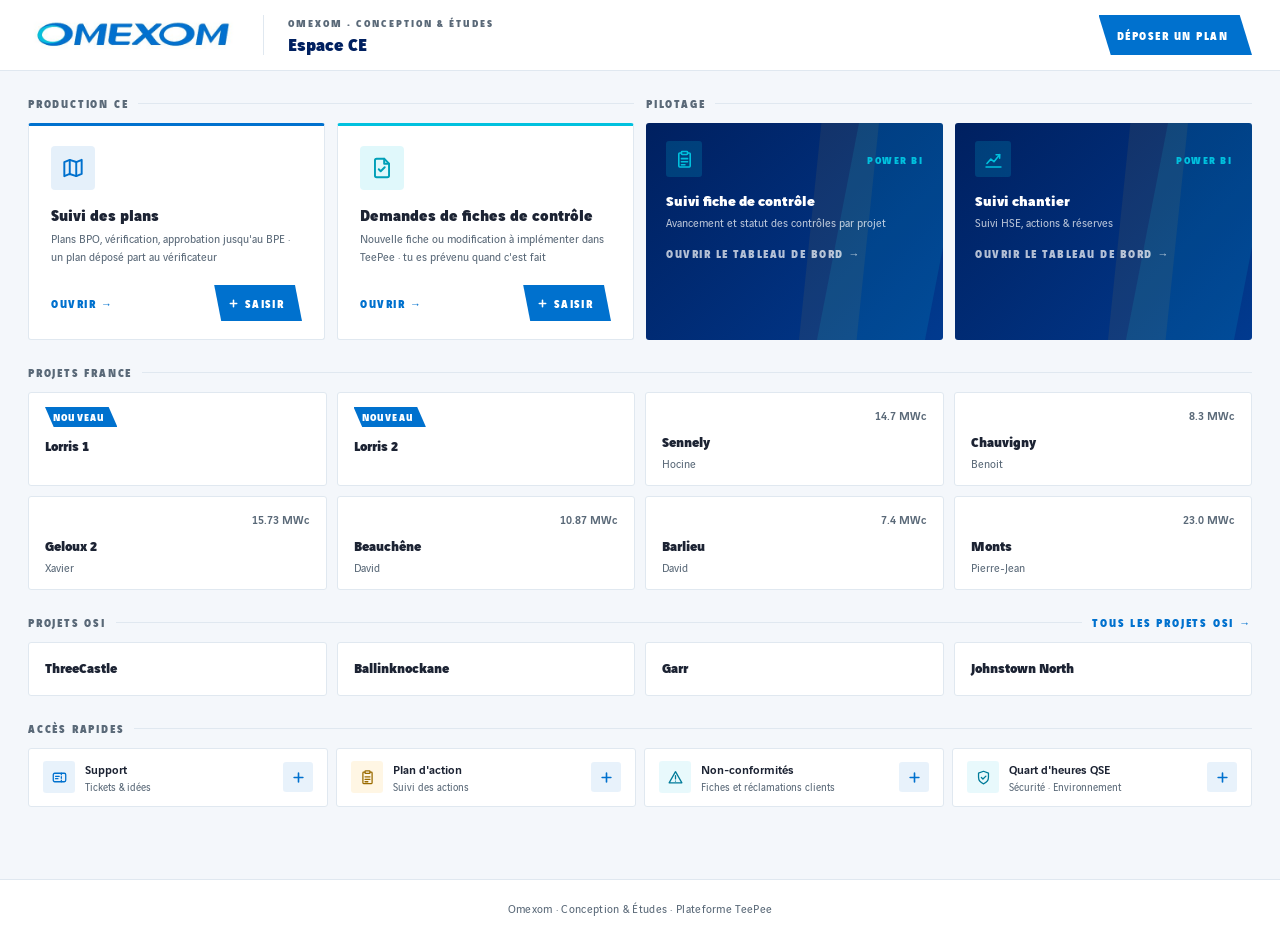
<file: ce.html>
<!DOCTYPE html>
<html lang="fr">
<head>
<meta charset="UTF-8">
<meta name="viewport" content="width=device-width, initial-scale=1.0">
<meta name="robots" content="noindex, nofollow, noarchive, nosnippet">
<meta name="googlebot" content="noindex, nofollow">
<title>Conception &amp; Études · Omexom TeePee</title>
<link rel="stylesheet" href="omexom.css">
<style>
/* Deux colonnes : la production CE a gauche, le pilotage a droite. Projets et acces rapides sur toute la largeur. */
.ce-main { display: grid; grid-template-columns: repeat(2,minmax(0,1fr)); gap: 0 12px; }
.ce-sec { display: flex; flex-direction: column; min-width: 0; margin-bottom: 24px; }
.ce-pair { flex: 1; display: grid; grid-template-columns: repeat(2,minmax(0,1fr)); gap: 12px; }
.ce-pair > .ocard, .ce-pair > .dcard { height: 100%; }
.projects-grid { display: grid; grid-template-columns: repeat(4,1fr); gap: 10px; margin-bottom: 24px; }
.quick-row { display: grid; grid-template-columns: repeat(4,1fr); gap: 8px; margin-bottom: 24px; }
@media (max-width: 1100px) {
  .ce-main { grid-template-columns: 1fr; }
}
@media (max-width: 820px) {
  .projects-grid, .quick-row { grid-template-columns: repeat(2,1fr); }
}
@media (max-width: 560px) {
  .body-wrap { padding: 18px 16px 36px; }
  .ce-pair, .projects-grid, .quick-row { grid-template-columns: 1fr; }
}
</style>
</head>
<body>

<header class="site-header">
  <img class="site-logo" src="img/omexom-logo.png" alt="Omexom" width="212" height="38">
  <div class="site-id">
    <div class="site-eyebrow">Omexom · Conception &amp; Études</div>
    <div class="site-title">Espace CE</div>
  </div>
  <a class="site-cta" target="_parent" href="https://safeplace.teepee.fr/#/viewData/FFF3B773/7FD13DF2/CESuiviDesPlans/CESuiviDesPlans">Déposer un plan</a>
</header>

<div class="body-wrap">
<div class="ce-main">

  <section class="ce-sec">
    <div class="section-label">Production CE</div>
    <div class="ce-pair">
    <div class="ocard c1">
      <a class="ocard-hit" target="_parent" href="https://safeplace.teepee.fr/#/category/FFF3B773/7FD13DF2/dataList/CESuiviDesPlans/default_CESuiviDesPlans" aria-label="Ouvrir Suivi des plans"></a>
      <div class="ocard-ico"><svg class="ico" viewBox="0 0 24 24" fill="none" stroke="currentColor" stroke-width="1.8" stroke-linecap="round" stroke-linejoin="round" aria-hidden="true"><path d="M4 6.5l5-2 6 2 5-2v13l-5 2-6-2-5 2z"/><path d="M9 4.5v13M15 6.5v13"/></svg></div>
      <div class="ocard-t">Suivi des plans</div>
      <div class="ocard-d">Plans BPO, vérification, approbation jusqu'au BPE · un plan déposé part au vérificateur</div>
      <div class="ocard-actions">
        <span class="ocard-link">Ouvrir <span>→</span></span>
        <a class="ocard-saisir" target="_parent" href="https://safeplace.teepee.fr/#/viewData/FFF3B773/7FD13DF2/CESuiviDesPlans/CESuiviDesPlans" aria-label="Saisir un plan">Saisir</a>
      </div>
    </div>
    <div class="ocard c2">
      <a class="ocard-hit" target="_parent" href="https://safeplace.teepee.fr/#/category/FFF3B773/BA54A806/dataList/BEImpleMentationDesFichesDeControLeQualite/default_BEImpleMentationDesFichesDeControLeQualite" aria-label="Ouvrir Demandes de fiches de contrôle"></a>
      <div class="ocard-ico"><svg class="ico" viewBox="0 0 24 24" fill="none" stroke="currentColor" stroke-width="1.8" stroke-linecap="round" stroke-linejoin="round" aria-hidden="true"><path d="M14 3.5H7a1.5 1.5 0 0 0-1.5 1.5v14A1.5 1.5 0 0 0 7 20.5h10a1.5 1.5 0 0 0 1.5-1.5V8z"/><path d="M14 3.5V8h4.5"/><path d="M9 13.2l1.8 1.8 3.7-3.7"/></svg></div>
      <div class="ocard-t">Demandes de fiches de contrôle</div>
      <div class="ocard-d">Nouvelle fiche ou modification à implémenter dans TeePee · tu es prévenu quand c'est fait</div>
      <div class="ocard-actions">
        <span class="ocard-link">Ouvrir <span>→</span></span>
        <a class="ocard-saisir" target="_parent" href="https://safeplace.teepee.fr/#/viewData/FFF3B773/BA54A806/BEImpleMentationDesFichesDeControLeQualite/BEImpleMentationDesFichesDeControLeQualite" aria-label="Saisir une demande">Saisir</a>
      </div>
    </div>
    </div>
  </section>

  <section class="ce-sec">
    <div class="section-label">Pilotage</div>
    <div class="ce-pair">
    <a class="dcard" target="_parent" href="https://safeplace.teepee.fr/#/homepage/view/7FFDF492">
      <div class="dcard-deco"></div><div class="dcard-deco2"></div>
      <div class="dcard-top">
        <div class="dcard-ico"><svg class="ico" viewBox="0 0 24 24" fill="none" stroke="currentColor" stroke-width="1.8" stroke-linecap="round" stroke-linejoin="round" aria-hidden="true"><path d="M8.5 4.5H6.5a1 1 0 0 0-1 1v14a1 1 0 0 0 1 1h11a1 1 0 0 0 1-1v-14a1 1 0 0 0-1-1h-2"/><rect x="8.5" y="2.8" width="7" height="3.4" rx="0.8"/><path d="M8.5 11h7M8.5 14.5h7M8.5 18h4"/></svg></div>
        <div class="dcard-eye">Power BI</div>
      </div>
      <div class="dcard-t">Suivi fiche de contrôle</div>
      <div class="dcard-d">Avancement et statut des contrôles par projet</div>
      <div class="dcard-link">Ouvrir le tableau de bord <span>→</span></div>
    </a>
    <a class="dcard" target="_parent" href="https://safeplace.teepee.fr/#/homepage/view/D877A9DE">
      <div class="dcard-deco"></div><div class="dcard-deco2"></div>
      <div class="dcard-top">
        <div class="dcard-ico"><svg class="ico" viewBox="0 0 24 24" fill="none" stroke="currentColor" stroke-width="1.8" stroke-linecap="round" stroke-linejoin="round" aria-hidden="true"><path d="M3.5 20.5h17"/><path d="M4.5 16.5l4.5-5 3.5 3 6.5-8"/><path d="M15 6.5h4v4"/></svg></div>
        <div class="dcard-eye">Power BI</div>
      </div>
      <div class="dcard-t">Suivi chantier</div>
      <div class="dcard-d">Suivi HSE, actions &amp; réserves</div>
      <div class="dcard-link">Ouvrir le tableau de bord <span>→</span></div>
    </a>
    </div>
  </section>

</div>

  <div class="section-label">Projets France</div>
  <div class="projects-grid">
    
    <a class="pcard" href="https://safeplace.teepee.fr/#/viewData/F427C2AF/D956BEFD/Projets/FRWEBV3/ACD92E16-845D-472B-8980-51F9F4274178" target="_parent">
      <div class="pc-top">
        <span class="pc-badge new">Nouveau</span>
      </div>
      <div class="pc-name">Lorris 1</div>
    </a>
    <a class="pcard" href="https://safeplace.teepee.fr/#/viewData/F427C2AF/D956BEFD/Projets/FRWEBV3/77FA5821-4992-46BE-B434-941BC3A1F169" target="_parent">
      <div class="pc-top">
        <span class="pc-badge new">Nouveau</span>
      </div>
      <div class="pc-name">Lorris 2</div>
    </a>
    <a class="pcard" href="https://safeplace.teepee.fr/#/viewData/F427C2AF/D956BEFD/Projets/FRWEBV3/151959C9-2C1D-4B22-8E7C-0AAF0E75C6A9" target="_parent">
      <div class="pc-top">
        <span class="pc-power">14.7 MWc</span>
      </div>
      <div class="pc-name">Sennely</div>
      <div class="pc-ct">Hocine</div>
    </a>
    <a class="pcard" href="https://safeplace.teepee.fr/#/viewData/F427C2AF/D956BEFD/Projets/FRWEBV3/2450A316-F4B0-467D-BDD9-3A660E517E23" target="_parent">
      <div class="pc-top">
        <span class="pc-power">8.3 MWc</span>
      </div>
      <div class="pc-name">Chauvigny</div>
      <div class="pc-ct">Benoit</div>
    </a>
    <a class="pcard" href="https://safeplace.teepee.fr/#/viewData/F427C2AF/D956BEFD/Projets/FRWEBV3/8AB86A1F-FF0F-4AFB-B8C0-0EECD079676D" target="_parent">
      <div class="pc-top">
        <span class="pc-power">15.73 MWc</span>
      </div>
      <div class="pc-name">Geloux 2</div>
      <div class="pc-ct">Xavier</div>
    </a>
    <a class="pcard" href="https://safeplace.teepee.fr/#/viewData/F427C2AF/D956BEFD/Projets/FRWEBV3/909B5DEA-0E07-4CEE-A2E0-70B4C4C075C3" target="_parent">
      <div class="pc-top">
        <span class="pc-power">10.87 MWc</span>
      </div>
      <div class="pc-name">Beauchêne</div>
      <div class="pc-ct">David</div>
    </a>
    <a class="pcard" href="https://safeplace.teepee.fr/#/viewData/F427C2AF/D956BEFD/Projets/FRWEBV3/9FE56ECE-FEF0-4CE8-855C-5D540AE5E813" target="_parent">
      <div class="pc-top">
        <span class="pc-power">7.4 MWc</span>
      </div>
      <div class="pc-name">Barlieu</div>
      <div class="pc-ct">David</div>
    </a>
    <a class="pcard" href="https://safeplace.teepee.fr/#/viewData/F427C2AF/D956BEFD/Projets/FRWEBV3/B089CAB9-1BF4-4FFA-BCA1-B93E3921789B" target="_parent">
      <div class="pc-top">
        <span class="pc-power">23.0 MWc</span>
      </div>
      <div class="pc-name">Monts</div>
      <div class="pc-ct">Pierre-Jean</div>
    </a>
  </div>

  <div class="section-label">Projets OSI<a class="section-link" target="_parent" href="https://safeplace.teepee.fr/#/category/DDCDAF73/7ADDAB11/dataList/Projets/default_Projets">Tous les projets OSI <span>→</span></a></div>
  <div class="projects-grid">
    <a class="pcard" href="https://safeplace.teepee.fr/#/viewData/DDCDAF73/7ADDAB11/Projets/ENWEBV3/98EE3433-FBE0-44E2-B1CA-39A70FC34B79" target="_parent">
      <div class="pc-name">ThreeCastle</div>
    </a>
    <a class="pcard" href="https://safeplace.teepee.fr/#/viewData/DDCDAF73/7ADDAB11/Projets/ENWEBV3/00F71013-6615-4195-A339-B004991B3CB7" target="_parent">
      <div class="pc-name">Ballinknockane</div>
    </a>
    <a class="pcard" href="https://safeplace.teepee.fr/#/viewData/DDCDAF73/7ADDAB11/Projets/ENWEBV3/4F9DBAFD-E998-4801-8C86-EC361E5F5006" target="_parent">
      <div class="pc-name">Garr</div>
    </a>
    <a class="pcard" href="https://safeplace.teepee.fr/#/viewData/DDCDAF73/7ADDAB11/Projets/ENWEBV3/F1713C99-2928-4BAB-8E2A-9EC6BFD70761" target="_parent">
      <div class="pc-name">Johnstown North</div>
    </a>
  </div>

  <div class="section-label">Accès rapides</div>
  <div class="quick-row">
    <div class="qcard">
      <a class="qcard-hit" target="_parent" href="https://safeplace.teepee.fr/#/category/DC3605A6/AE9641CE/dataList/TicketsSupport/FiltreLUtilisateurVoirQueSesTickets" aria-label="Ouvrir Support"></a>
      <div class="qico ib"><svg class="ico" viewBox="0 0 24 24" fill="none" stroke="currentColor" stroke-width="1.8" stroke-linecap="round" stroke-linejoin="round" aria-hidden="true"><rect x="3.2" y="6" width="17.6" height="12" rx="2"/><path d="M14.6 6v2.2M14.6 10.9v2.2M14.6 15.8v2.2"/><path d="M6.4 10.4h5.2M6.4 13.6h3.4"/></svg></div><div><div class="ql2">Support</div><div class="qs2">Tickets &amp; idées</div></div>
      <a class="qcard-saisir" target="_parent" href="https://safeplace.teepee.fr/#/viewData/DC3605A6/AE9641CE/TicketsSupport/TicketsSupport" title="Nouveau ticket" aria-label="Saisir un ticket support"><svg viewBox="0 0 24 24" fill="none" stroke="currentColor" stroke-width="2.6" stroke-linecap="round" aria-hidden="true"><path d="M12 5v14M5 12h14"/></svg></a>
    </div>
    <div class="qcard">
      <a class="qcard-hit" target="_parent" href="https://safeplace.teepee.fr/#/category/0CBC7D3A/1A268114/dataList/PlanDActions/PlanDActionsGeNeRal" aria-label="Ouvrir Plan d'action"></a>
      <div class="qico iy"><svg class="ico" viewBox="0 0 24 24" fill="none" stroke="currentColor" stroke-width="1.8" stroke-linecap="round" stroke-linejoin="round" aria-hidden="true"><path d="M8.5 4.5H6.5a1 1 0 0 0-1 1v14a1 1 0 0 0 1 1h11a1 1 0 0 0 1-1v-14a1 1 0 0 0-1-1h-2"/><rect x="8.5" y="2.8" width="7" height="3.4" rx="0.8"/><path d="M8.5 11h7M8.5 14.5h7M8.5 18h4"/></svg></div><div><div class="ql2">Plan d'action</div><div class="qs2">Suivi des actions</div></div>
      <a class="qcard-saisir" target="_parent" href="https://safeplace.teepee.fr/#/viewData/0CBC7D3A/1A268114/PlanDActions/PlanDActions" title="Nouvelle saisie" aria-label="Saisir Plan d'action"><svg viewBox="0 0 24 24" fill="none" stroke="currentColor" stroke-width="2.6" stroke-linecap="round" aria-hidden="true"><path d="M12 5v14M5 12h14"/></svg></a>
    </div>
    <div class="qcard">
      <a class="qcard-hit" target="_parent" href="https://safeplace.teepee.fr/#/category/92F82BEE/E279156E/dataList/FicheDeNonConformite/default_FicheDeNonConformite" aria-label="Ouvrir Non-conformités"></a>
      <div class="qico it"><svg class="ico" viewBox="0 0 24 24" fill="none" stroke="currentColor" stroke-width="1.8" stroke-linecap="round" stroke-linejoin="round" aria-hidden="true"><path d="M12 3.8L21 19.5H3z"/><path d="M12 9.5v4.5"/><path d="M12 17h0.01"/></svg></div><div><div class="ql2">Non-conformités</div><div class="qs2">Fiches et réclamations clients</div></div>
      <a class="qcard-saisir" target="_parent" href="https://safeplace.teepee.fr/#/viewData/92F82BEE/E279156E/FicheDeNonConformite/FicheDeNonConformiteV3" title="Nouvelle saisie" aria-label="Saisir Non-conformités"><svg viewBox="0 0 24 24" fill="none" stroke="currentColor" stroke-width="2.6" stroke-linecap="round" aria-hidden="true"><path d="M12 5v14M5 12h14"/></svg></a>
    </div>
    <div class="qcard">
      <a class="qcard-hit" target="_parent" href="https://safeplace.teepee.fr/#/category/92F82BEE/4231E439/dataList/14DHeureQHSE/default_14DHeureQHSE" aria-label="Ouvrir Quart d'heures QSE"></a>
      <div class="qico it"><svg class="ico" viewBox="0 0 24 24" fill="none" stroke="currentColor" stroke-width="1.8" stroke-linecap="round" stroke-linejoin="round" aria-hidden="true"><path d="M12 3.2l7 2.6v6c0 4.3-2.9 7.6-7 9.1-4.1-1.5-7-4.8-7-9.1v-6z"/><path d="M9 12l2.2 2.2L15.4 10"/></svg></div><div><div class="ql2">Quart d'heures QSE</div><div class="qs2">Sécurité · Environnement</div></div>
      <a class="qcard-saisir" target="_parent" href="https://safeplace.teepee.fr/#/viewData/92F82BEE/4231E439/14DHeureQHSE/QuartDHeureSeCuriteEnvironnement" title="Nouvelle saisie" aria-label="Saisir Quart d'heures QSE"><svg viewBox="0 0 24 24" fill="none" stroke="currentColor" stroke-width="2.6" stroke-linecap="round" aria-hidden="true"><path d="M12 5v14M5 12h14"/></svg></a>
    </div>
  </div>

</div>

<!-- FOOTER -->
<footer class="site-footer">
  <div class="footer-note">Omexom · Conception &amp; Études · Plateforme TeePee</div>
</footer>
</body>
</html>
</file>
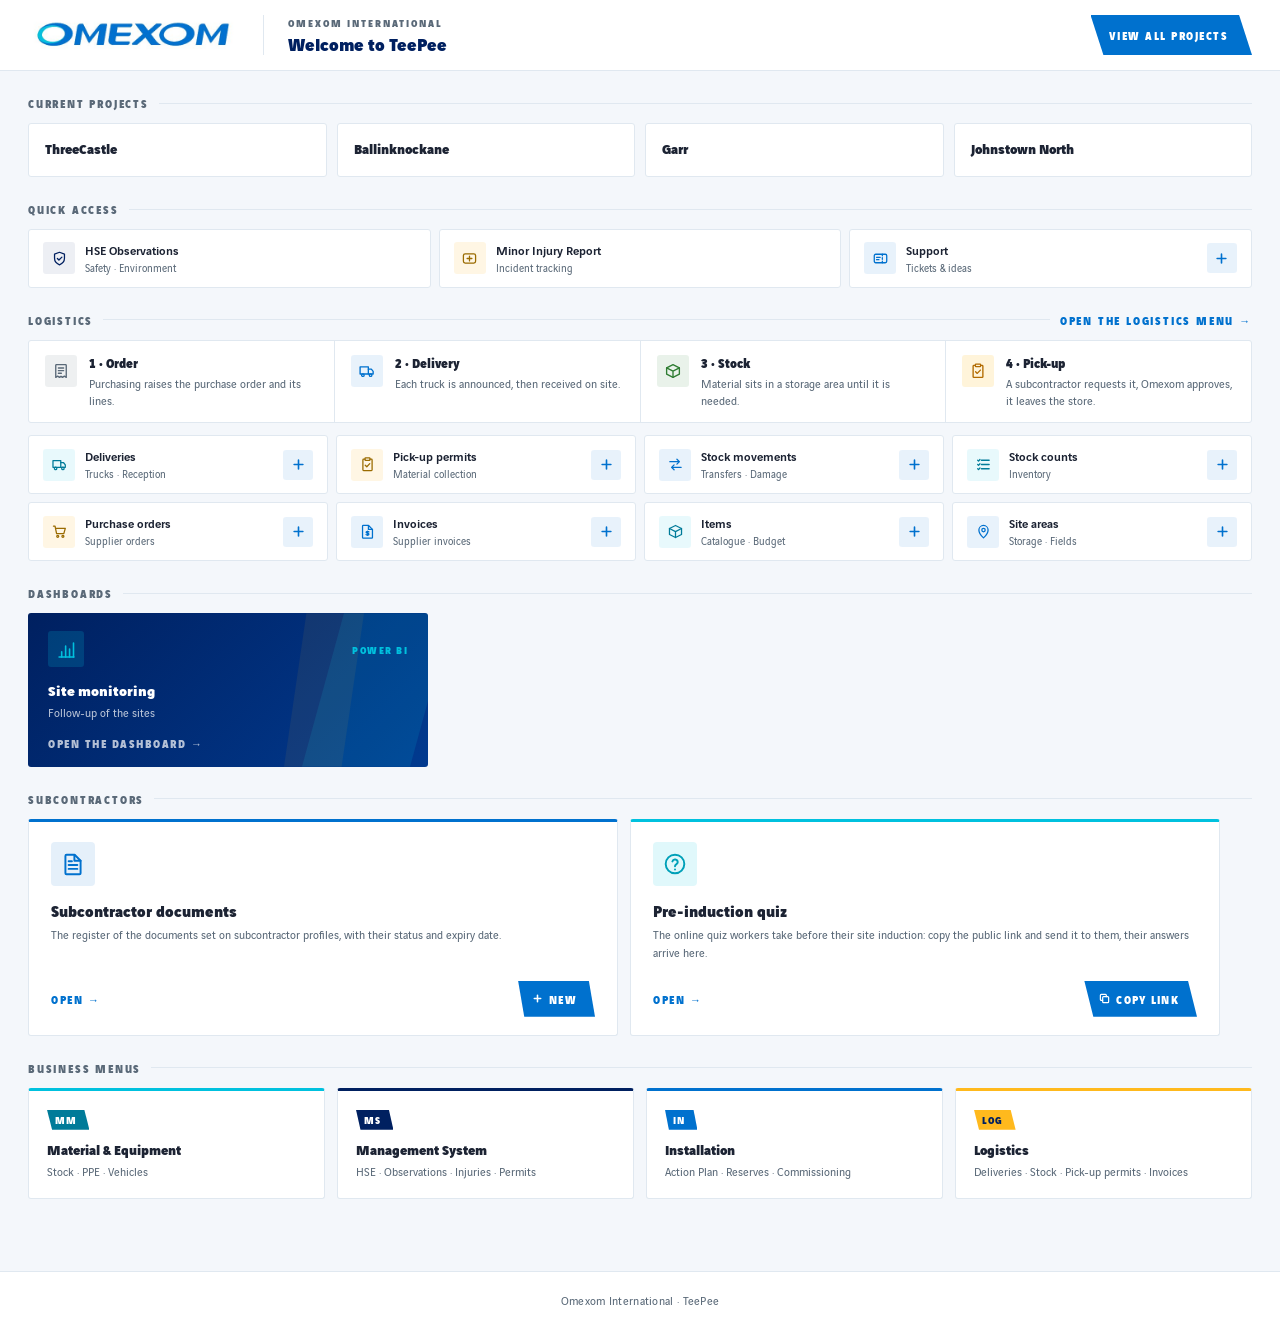
<file: en.html>
<!DOCTYPE html>
<html lang="en">
<head>
<meta charset="UTF-8">
<meta name="viewport" content="width=device-width, initial-scale=1.0">
<meta name="robots" content="noindex, nofollow, noarchive, nosnippet">
<meta name="googlebot" content="noindex, nofollow">
<title>Home TeePee · Omexom International</title>
<link rel="stylesheet" href="omexom.css">
<style>
.quick-row { display: grid; grid-template-columns: repeat(3,1fr); gap: 8px; margin-bottom: 24px; }
.flow { grid-template-columns: repeat(4,1fr); margin-bottom: 12px; }
.log-grid { display: grid; grid-template-columns: repeat(4,1fr); gap: 8px; margin-bottom: 24px; }
.menus-grid { display: grid; grid-template-columns: repeat(4,1fr); gap: 12px; margin-bottom: 24px; }
.dash-grid { display: grid; grid-template-columns: repeat(3,1fr); gap: 12px; margin-bottom: 24px; }
.doc-grid { display: grid; grid-template-columns: repeat(2,minmax(0,590px)); gap: 12px; margin-bottom: 24px; }
.projects-grid { display: grid; grid-template-columns: repeat(4,1fr); gap: 10px; margin-bottom: 24px; }
@media (max-width: 1100px) {
  .flow, .log-grid { grid-template-columns: repeat(2,1fr); }
  .quick-row { grid-template-columns: repeat(3,1fr); }
  .projects-grid { grid-template-columns: repeat(2,1fr); }
}
@media (max-width: 820px) {
  .menus-grid { grid-template-columns: repeat(2,1fr); }
  .doc-grid { grid-template-columns: 1fr; }
  .dash-grid { grid-template-columns: repeat(2,1fr); }
}
@media (max-width: 560px) {
  .body-wrap { padding: 18px 16px 36px; }
  .quick-row, .menus-grid, .projects-grid, .doc-grid, .dash-grid, .flow, .log-grid { grid-template-columns: 1fr; }
}
</style>
</head>
<body>

<header class="site-header">
  <img class="site-logo" src="img/omexom-logo.png" alt="Omexom" width="212" height="38">
  <div class="site-id">
    <div class="site-eyebrow">Omexom International</div>
    <div class="site-title">Welcome to TeePee</div>
  </div>
  <a class="site-cta" target="_parent" href="https://safeplace.teepee.fr/#/category/DDCDAF73/7ADDAB11/dataList/Projets/default_Projets">View all projects</a>
</header>

<div class="body-wrap">

  <div class="section-label">Current projects</div>
  <div class="projects-grid">
    <a class="pcard" href="https://safeplace.teepee.fr/#/viewData/DDCDAF73/7ADDAB11/Projets/ENWEBV3/98EE3433-FBE0-44E2-B1CA-39A70FC34B79" target="_parent">
      <div class="pc-name">ThreeCastle</div>
    </a>
    <a class="pcard" href="https://safeplace.teepee.fr/#/viewData/DDCDAF73/7ADDAB11/Projets/ENWEBV3/00F71013-6615-4195-A339-B004991B3CB7" target="_parent">
      <div class="pc-name">Ballinknockane</div>
    </a>
    <a class="pcard" href="https://safeplace.teepee.fr/#/viewData/DDCDAF73/7ADDAB11/Projets/ENWEBV3/4F9DBAFD-E998-4801-8C86-EC361E5F5006" target="_parent">
      <div class="pc-name">Garr</div>
    </a>
    <a class="pcard" href="https://safeplace.teepee.fr/#/viewData/DDCDAF73/7ADDAB11/Projets/ENWEBV3/F1713C99-2928-4BAB-8E2A-9EC6BFD70761" target="_parent">
      <div class="pc-name">Johnstown North</div>
    </a>
  </div>

  <div class="section-label">Quick access</div>
  <div class="quick-row">
    <a class="qcard" target="_parent" href="https://safeplace.teepee.fr/#/category/18F7F9BA/CC910484/dataList/SMObservationsHSE/default_SMObservationsHSE"><div class="qico id"><svg class="ico" viewBox="0 0 24 24" fill="none" stroke="currentColor" stroke-width="1.8" stroke-linecap="round" stroke-linejoin="round" aria-hidden="true"><path d="M12 3.2l7 2.6v6c0 4.3-2.9 7.6-7 9.1-4.1-1.5-7-4.8-7-9.1v-6z"/><path d="M9 12l2.2 2.2L15.4 10"/></svg></div><div><div class="ql2">HSE Observations</div><div class="qs2">Safety &middot; Environment</div></div></a>
    <a class="qcard" target="_parent" href="https://safeplace.teepee.fr/#/category/18F7F9BA/3D8F08DD/dataList/AccidentBeNin/default_AccidentBeNin"><div class="qico iy"><svg class="ico" viewBox="0 0 24 24" fill="none" stroke="currentColor" stroke-width="1.8" stroke-linecap="round" stroke-linejoin="round" aria-hidden="true"><rect x="3.4" y="5.5" width="17.2" height="13" rx="2.5"/><path d="M12 8.6v6.8M8.6 12h6.8"/></svg></div><div><div class="ql2">Minor Injury Report</div><div class="qs2">Incident tracking</div></div></a>
    <div class="qcard">
      <a class="qcard-hit" target="_parent" href="https://safeplace.teepee.fr/#/category/DC3605A6/AE9641CE/dataList/TicketsSupport/FiltreLUtilisateurVoirQueSesTickets" aria-label="Open Support"></a>
      <div class="qico ib"><svg class="ico" viewBox="0 0 24 24" fill="none" stroke="currentColor" stroke-width="1.8" stroke-linecap="round" stroke-linejoin="round" aria-hidden="true"><rect x="3.2" y="6" width="17.6" height="12" rx="2"/><path d="M14.6 6v2.2M14.6 10.9v2.2M14.6 15.8v2.2"/><path d="M6.4 10.4h5.2M6.4 13.6h3.4"/></svg></div><div><div class="ql2">Support</div><div class="qs2">Tickets &amp; ideas</div></div>
      <a class="qcard-saisir" target="_parent" href="https://safeplace.teepee.fr/#/viewData/DC3605A6/AE9641CE/TicketsSupport/TicketsSupport" title="New ticket" aria-label="Create a support ticket"><svg viewBox="0 0 24 24" fill="none" stroke="currentColor" stroke-width="2.6" stroke-linecap="round" aria-hidden="true"><path d="M12 5v14M5 12h14"/></svg></a>
    </div>
  </div>

  <div class="section-label">Logistics<a class="section-link" target="_parent" href="https://safeplace.teepee.fr/#/category/2B2D892F">Open the logistics menu <span>→</span></a></div>
  <div class="legend flow">
    <div class="legend-item">
      <div class="legend-ico lg-wait"><svg class="ico" viewBox="0 0 24 24" fill="none" stroke="currentColor" stroke-width="1.8" stroke-linecap="round" stroke-linejoin="round" aria-hidden="true"><path d="M6 3.5h12a1 1 0 0 1 1 1v16l-2.5-1.6-2.5 1.6-2-1.6-2 1.6-2.5-1.6L5 20.5v-16a1 1 0 0 1 1-1z"/><path d="M8.5 8h7M8.5 11.5h7M8.5 15h4"/></svg></div>
      <div><b>1 · Order</b><span>Purchasing raises the purchase order and its lines.</span></div>
    </div>
    <div class="legend-item">
      <div class="legend-ico lg-check"><svg class="ico" viewBox="0 0 24 24" fill="none" stroke="currentColor" stroke-width="1.8" stroke-linecap="round" stroke-linejoin="round" aria-hidden="true"><path d="M2.8 6.5h11v9.5h-11z"/><path d="M13.8 9.5h4l2.4 3v3.5h-6.4"/><circle cx="6.5" cy="17.5" r="1.7"/><circle cx="16.8" cy="17.5" r="1.7"/></svg></div>
      <div><b>2 · Delivery</b><span>Each truck is announced, then received on site.</span></div>
    </div>
    <div class="legend-item">
      <div class="legend-ico lg-ok"><svg class="ico" viewBox="0 0 24 24" fill="none" stroke="currentColor" stroke-width="1.8" stroke-linecap="round" stroke-linejoin="round" aria-hidden="true"><path d="M12 3.5l8.5 4.3v8.4L12 20.5 3.5 16.2V7.8z"/><path d="M3.5 7.8L12 12.1l8.5-4.3M12 12.1v8.4"/></svg></div>
      <div><b>3 · Stock</b><span>Material sits in a storage area until it is needed.</span></div>
    </div>
    <div class="legend-item">
      <div class="legend-ico lg-warn"><svg class="ico" viewBox="0 0 24 24" fill="none" stroke="currentColor" stroke-width="1.8" stroke-linecap="round" stroke-linejoin="round" aria-hidden="true"><path d="M8.5 4.5H6.5a1 1 0 0 0-1 1v14a1 1 0 0 0 1 1h11a1 1 0 0 0 1-1v-14a1 1 0 0 0-1-1h-2"/><rect x="8.5" y="2.8" width="7" height="3.4" rx="0.8"/><path d="M8.8 13l2.2 2.2 4.2-4.4"/></svg></div>
      <div><b>4 · Pick-up</b><span>A subcontractor requests it, Omexom approves, it leaves the store.</span></div>
    </div>
  </div>
  <div class="log-grid">
    <div class="qcard">
      <a class="qcard-hit" target="_parent" href="https://safeplace.teepee.fr/#/category/2B2D892F/566A63C2/dataList/LOG20Trucks/default_LOG20Trucks" aria-label="Open Deliveries"></a>
      <div class="qico it"><svg class="ico" viewBox="0 0 24 24" fill="none" stroke="currentColor" stroke-width="1.8" stroke-linecap="round" stroke-linejoin="round" aria-hidden="true"><path d="M2.8 6.5h11v9.5h-11z"/><path d="M13.8 9.5h4l2.4 3v3.5h-6.4"/><circle cx="6.5" cy="17.5" r="1.7"/><circle cx="16.8" cy="17.5" r="1.7"/></svg></div><div><div class="ql2">Deliveries</div><div class="qs2">Trucks &middot; Reception</div></div>
      <a class="qcard-saisir" target="_parent" href="https://safeplace.teepee.fr/#/viewData/2B2D892F/566A63C2/LOG20Trucks/LOG20Trucks" title="New delivery" aria-label="Announce a truck"><svg viewBox="0 0 24 24" fill="none" stroke="currentColor" stroke-width="2.6" stroke-linecap="round" aria-hidden="true"><path d="M12 5v14M5 12h14"/></svg></a>
    </div>
    <div class="qcard">
      <a class="qcard-hit" target="_parent" href="https://safeplace.teepee.fr/#/category/2B2D892F/E6ADD45E/dataList/LOG30PickUpPermits/default_LOG30PickUpPermits" aria-label="Open Pick-up permits"></a>
      <div class="qico iy"><svg class="ico" viewBox="0 0 24 24" fill="none" stroke="currentColor" stroke-width="1.8" stroke-linecap="round" stroke-linejoin="round" aria-hidden="true"><path d="M8.5 4.5H6.5a1 1 0 0 0-1 1v14a1 1 0 0 0 1 1h11a1 1 0 0 0 1-1v-14a1 1 0 0 0-1-1h-2"/><rect x="8.5" y="2.8" width="7" height="3.4" rx="0.8"/><path d="M8.8 13l2.2 2.2 4.2-4.4"/></svg></div><div><div class="ql2">Pick-up permits</div><div class="qs2">Material collection</div></div>
      <a class="qcard-saisir" target="_parent" href="https://safeplace.teepee.fr/#/viewData/2B2D892F/E6ADD45E/LOG30PickUpPermits/LOG30PickUpPermits" title="New permit" aria-label="Create a pick-up permit"><svg viewBox="0 0 24 24" fill="none" stroke="currentColor" stroke-width="2.6" stroke-linecap="round" aria-hidden="true"><path d="M12 5v14M5 12h14"/></svg></a>
    </div>
    <div class="qcard">
      <a class="qcard-hit" target="_parent" href="https://safeplace.teepee.fr/#/category/2B2D892F/D9B327D1/dataList/LOG50StockMovements/default_LOG50StockMovements" aria-label="Open Stock movements"></a>
      <div class="qico ib"><svg class="ico" viewBox="0 0 24 24" fill="none" stroke="currentColor" stroke-width="1.8" stroke-linecap="round" stroke-linejoin="round" aria-hidden="true"><path d="M4 8h13.5M14 4.5L17.5 8 14 11.5"/><path d="M20 16H6.5M10 12.5L6.5 16l3.5 3.5"/></svg></div><div><div class="ql2">Stock movements</div><div class="qs2">Transfers &middot; Damage</div></div>
      <a class="qcard-saisir" target="_parent" href="https://safeplace.teepee.fr/#/viewData/2B2D892F/D9B327D1/LOG50StockMovements/LOG50StockMovements" title="New movement" aria-label="Record a stock movement"><svg viewBox="0 0 24 24" fill="none" stroke="currentColor" stroke-width="2.6" stroke-linecap="round" aria-hidden="true"><path d="M12 5v14M5 12h14"/></svg></a>
    </div>
    <div class="qcard">
      <a class="qcard-hit" target="_parent" href="https://safeplace.teepee.fr/#/category/2B2D892F/E520B196/dataList/LOG51StockCounts/default_LOG51StockCounts" aria-label="Open Stock counts"></a>
      <div class="qico it"><svg class="ico" viewBox="0 0 24 24" fill="none" stroke="currentColor" stroke-width="1.8" stroke-linecap="round" stroke-linejoin="round" aria-hidden="true"><path d="M9 6h11M9 12h11M9 18h11"/><path d="M3.8 6l1.2 1.2L7 5M3.8 12l1.2 1.2L7 11M3.8 18l1.2 1.2L7 17"/></svg></div><div><div class="ql2">Stock counts</div><div class="qs2">Inventory</div></div>
      <a class="qcard-saisir" target="_parent" href="https://safeplace.teepee.fr/#/viewData/2B2D892F/E520B196/LOG51StockCounts/LOG51StockCounts" title="New count" aria-label="Record a stock count"><svg viewBox="0 0 24 24" fill="none" stroke="currentColor" stroke-width="2.6" stroke-linecap="round" aria-hidden="true"><path d="M12 5v14M5 12h14"/></svg></a>
    </div>
    <div class="qcard">
      <a class="qcard-hit" target="_parent" href="https://safeplace.teepee.fr/#/category/2B2D892F/1CEF1F7E/dataList/LOG10PurchaseOrders/default_LOG10PurchaseOrders" aria-label="Open Purchase orders"></a>
      <div class="qico iy"><svg class="ico" viewBox="0 0 24 24" fill="none" stroke="currentColor" stroke-width="1.8" stroke-linecap="round" stroke-linejoin="round" aria-hidden="true"><path d="M3.5 4.5h2.2l2.2 10.5h10.2l2.1-7.5H6.6"/><circle cx="9.5" cy="18.8" r="1.4"/><circle cx="16.8" cy="18.8" r="1.4"/></svg></div><div><div class="ql2">Purchase orders</div><div class="qs2">Supplier orders</div></div>
      <a class="qcard-saisir" target="_parent" href="https://safeplace.teepee.fr/#/viewData/2B2D892F/1CEF1F7E/LOG10PurchaseOrders/LOG10PurchaseOrders" title="New order" aria-label="Create a purchase order"><svg viewBox="0 0 24 24" fill="none" stroke="currentColor" stroke-width="2.6" stroke-linecap="round" aria-hidden="true"><path d="M12 5v14M5 12h14"/></svg></a>
    </div>
    <div class="qcard">
      <a class="qcard-hit" target="_parent" href="https://safeplace.teepee.fr/#/category/2B2D892F/996112DA/dataList/LOG40Invoices/default_LOG40Invoices" aria-label="Open Invoices"></a>
      <div class="qico ib"><svg class="ico" viewBox="0 0 24 24" fill="none" stroke="currentColor" stroke-width="1.8" stroke-linecap="round" stroke-linejoin="round" aria-hidden="true"><path d="M6 3.5h7.5L19 9v11.5a1 1 0 0 1-1 1H6a1 1 0 0 1-1-1v-16a1 1 0 0 1 1-1z"/><path d="M13.3 3.6V9H19"/><path d="M12 11.5v6M14 12.6c-.4-.6-1.1-.9-2-.9-1.2 0-2 .6-2 1.4 0 1.8 4 .9 4 2.7 0 .8-.8 1.4-2 1.4-.9 0-1.7-.3-2.1-1"/></svg></div><div><div class="ql2">Invoices</div><div class="qs2">Supplier invoices</div></div>
      <a class="qcard-saisir" target="_parent" href="https://safeplace.teepee.fr/#/viewData/2B2D892F/996112DA/LOG40Invoices/LOG40Invoices" title="New invoice" aria-label="Record an invoice"><svg viewBox="0 0 24 24" fill="none" stroke="currentColor" stroke-width="2.6" stroke-linecap="round" aria-hidden="true"><path d="M12 5v14M5 12h14"/></svg></a>
    </div>
    <div class="qcard">
      <a class="qcard-hit" target="_parent" href="https://safeplace.teepee.fr/#/category/2B2D892F/767883C2/dataList/LOG01Items/default_LOG01Items" aria-label="Open Items"></a>
      <div class="qico it"><svg class="ico" viewBox="0 0 24 24" fill="none" stroke="currentColor" stroke-width="1.8" stroke-linecap="round" stroke-linejoin="round" aria-hidden="true"><path d="M12 3.5l8.5 4.3v8.4L12 20.5 3.5 16.2V7.8z"/><path d="M3.5 7.8L12 12.1l8.5-4.3M12 12.1v8.4"/></svg></div><div><div class="ql2">Items</div><div class="qs2">Catalogue &middot; Budget</div></div>
      <a class="qcard-saisir" target="_parent" href="https://safeplace.teepee.fr/#/viewData/2B2D892F/767883C2/LOG01Items/LOG01Items" title="New item" aria-label="Create an item"><svg viewBox="0 0 24 24" fill="none" stroke="currentColor" stroke-width="2.6" stroke-linecap="round" aria-hidden="true"><path d="M12 5v14M5 12h14"/></svg></a>
    </div>
    <div class="qcard">
      <a class="qcard-hit" target="_parent" href="https://safeplace.teepee.fr/#/category/2B2D892F/B13B17EA/dataList/CELieuxProjet/default_CELieuxProjet" aria-label="Open Site areas"></a>
      <div class="qico ib"><svg class="ico" viewBox="0 0 24 24" fill="none" stroke="currentColor" stroke-width="1.8" stroke-linecap="round" stroke-linejoin="round" aria-hidden="true"><path d="M12 21s-6.5-5.6-6.5-11a6.5 6.5 0 0 1 13 0c0 5.4-6.5 11-6.5 11z"/><circle cx="12" cy="10" r="2.4"/></svg></div><div><div class="ql2">Site areas</div><div class="qs2">Storage &middot; Fields</div></div>
      <a class="qcard-saisir" target="_parent" href="https://safeplace.teepee.fr/#/viewData/2B2D892F/B13B17EA/CELieuxProjet/CELieuxProjet" title="New area" aria-label="Create a site area"><svg viewBox="0 0 24 24" fill="none" stroke="currentColor" stroke-width="2.6" stroke-linecap="round" aria-hidden="true"><path d="M12 5v14M5 12h14"/></svg></a>
    </div>
  </div>

  <div class="section-label">Dashboards</div>
  <div class="dash-grid">
    <a class="dcard" target="_parent" href="https://safeplace.teepee.fr/#/homepage/view/91A00BA1">
      <div class="dcard-deco"></div><div class="dcard-deco2"></div>
      <div class="dcard-top">
        <div class="dcard-ico"><svg class="ico" viewBox="0 0 24 24" fill="none" stroke="currentColor" stroke-width="1.8" stroke-linecap="round" stroke-linejoin="round" aria-hidden="true"><path d="M3.5 20.5h17"/><path d="M6.5 20.5v-6M11 20.5V8M15.5 20.5v-9M20 20.5V4.5"/></svg></div>
        <div class="dcard-eye">Power BI</div>
      </div>
      <div class="dcard-t">Site monitoring</div>
      <div class="dcard-d">Follow-up of the sites</div>
      <div class="dcard-link">Open the dashboard <span>→</span></div>
    </a>
  </div>

  <div class="section-label">Subcontractors</div>
  <div class="doc-grid">
    <div class="ocard c1">
      <a class="ocard-hit" target="_parent" href="https://safeplace.teepee.fr/#/category/18F7F9BA/323269CE/dataList/INDocumentST/default_INDocumentST" aria-label="Open Subcontractor documents"></a>
      <div class="ocard-ico"><svg class="ico" viewBox="0 0 24 24" fill="none" stroke="currentColor" stroke-width="1.8" stroke-linecap="round" stroke-linejoin="round" aria-hidden="true"><path d="M6 3.5h7.5L19 9v11.5a1 1 0 0 1-1 1H6a1 1 0 0 1-1-1v-16a1 1 0 0 1 1-1z"/><path d="M13.3 3.6V9H19"/><path d="M8 13h8M8 16.5h8M8 9.5h3"/></svg></div>
      <div class="ocard-t">Subcontractor documents</div>
      <div class="ocard-d">The register of the documents set on subcontractor profiles, with their status and expiry date.</div>
      <div class="ocard-actions">
        <span class="ocard-link">Open <span>→</span></span>
        <a class="ocard-saisir" target="_parent" href="https://safeplace.teepee.fr/#/viewData/18F7F9BA/323269CE/INDocumentST/INDocumentST">New</a>
      </div>
    </div>
    <div class="ocard c2">
      <a class="ocard-hit" target="_parent" href="https://safeplace.teepee.fr/#/category/18F7F9BA/2B56635B/dataList/SMOnlinePreInductionQuizTeepee/default_SMOnlinePreInductionQuiz" aria-label="Open Pre-induction quiz"></a>
      <div class="ocard-ico"><svg class="ico" viewBox="0 0 24 24" fill="none" stroke="currentColor" stroke-width="1.8" stroke-linecap="round" stroke-linejoin="round" aria-hidden="true"><circle cx="12" cy="12" r="8.6"/><path d="M9.6 9.6a2.5 2.5 0 0 1 4.9 0.7c0 1.7-2.5 2.1-2.5 3.7"/><path d="M12 17h0.01"/></svg></div>
      <div class="ocard-t">Pre-induction quiz</div>
      <div class="ocard-d">The online quiz workers take before their site induction: copy the public link and send it to them, their answers arrive here.</div>
      <div class="ocard-actions">
        <span class="ocard-link">Open <span>→</span></span>
        <button type="button" class="ocard-saisir ocard-copier" data-copier="https://public.teepee.fr/#/11093/Online%20induction" aria-label="Copy the public link of the online pre-induction quiz">Copy link</button>
      </div>
    </div>
  </div>

  <div class="section-label">Business menus</div>
  <div class="menus-grid">
    <a class="mcard cs" target="_parent" href="https://safeplace.teepee.fr/#/category/C602A3FD"><div class="badge bs">MM</div><div class="mc-t">Material &amp; Equipment</div><div class="mc-d">Stock &middot; PPE &middot; Vehicles</div></a>
    <a class="mcard cm" target="_parent" href="https://safeplace.teepee.fr/#/category/18F7F9BA"><div class="badge bm">MS</div><div class="mc-t">Management System</div><div class="mc-d">HSE &middot; Observations &middot; Injuries &middot; Permits</div></a>
    <a class="mcard co" target="_parent" href="https://safeplace.teepee.fr/#/category/5C12180C"><div class="badge bo">IN</div><div class="mc-t">Installation</div><div class="mc-d">Action Plan &middot; Reserves &middot; Commissioning</div></a>
    <a class="mcard ca" target="_parent" href="https://safeplace.teepee.fr/#/category/2B2D892F"><div class="badge ba">LOG</div><div class="mc-t">Logistics</div><div class="mc-d">Deliveries &middot; Stock &middot; Pick-up permits &middot; Invoices</div></a>
  </div>
</div>


<!-- FOOTER -->
<footer class="site-footer">
  <div class="footer-note">Omexom International · TeePee</div>
</footer>
<script>
/* Copie du lien public dans le presse-papiers. La page vit dans une iframe d'un autre
   domaine : l'API clipboard peut y etre refusee, d'ou le repli sur execCommand, puis
   sur une boite de dialogue ou le lien reste a copier a la main. */
document.querySelectorAll('[data-copier]').forEach(function (btn) {
  var texte = btn.textContent;
  btn.addEventListener('click', function () {
    var lien = btn.getAttribute('data-copier');
    var fini = function () {
      btn.classList.add('is-copied'); btn.textContent = 'Link copied';
      setTimeout(function () { btn.classList.remove('is-copied'); btn.textContent = texte; }, 2200);
    };
    var repli = function () {
      var z = document.createElement('textarea');
      z.value = lien; z.setAttribute('readonly', ''); z.style.position = 'fixed'; z.style.opacity = '0';
      document.body.appendChild(z); z.select();
      var ok = false;
      try { ok = document.execCommand('copy'); } catch (e) { ok = false; }
      document.body.removeChild(z);
      if (ok) { fini(); } else { window.prompt('Copy this link and send it to the worker:', lien); }
    };
    if (navigator.clipboard && navigator.clipboard.writeText) {
      navigator.clipboard.writeText(lien).then(fini, repli);
    } else { repli(); }
  });
});
</script>
</body>
</html>
</file>
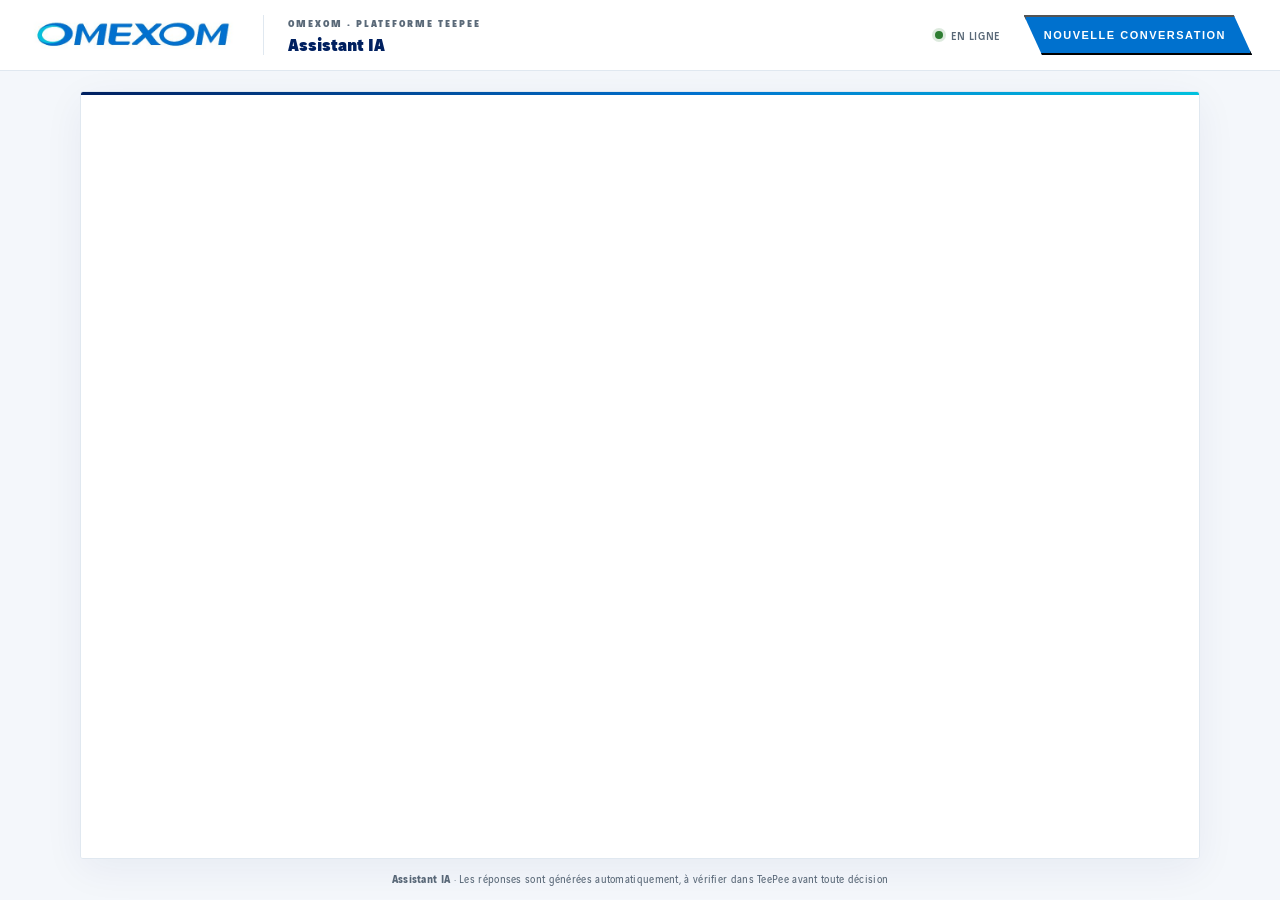
<file: ia.html>
<!DOCTYPE html>
<html lang="fr">
<head>
<meta charset="UTF-8">
<meta name="viewport" content="width=device-width, initial-scale=1.0">
<meta name="robots" content="noindex, nofollow, noarchive, nosnippet">
<meta name="googlebot" content="noindex, nofollow">
<title>Assistant IA · Omexom TeePee</title>
<link rel="stylesheet" href="omexom.css">
<style>
/* La page est un ecran de conversation : l'en-tete, puis le cadre de discussion qui
   prend toute la hauteur restante, puis une ligne de pied. Pas de defilement de page,
   c'est l'assistant qui defile a l'interieur de son cadre. */
html, body { height: 100%; }
body { display: flex; flex-direction: column; overflow: hidden; }
.site-header { flex: none; }

/* Etat de la connexion, dans l'en-tete : un point et un mot. */
.chat-state {
  margin-left: auto; display: flex; align-items: center; gap: 8px;
  font-size: 11px; font-weight: 500; letter-spacing: 0.6px; text-transform: uppercase; color: var(--mid);
}
.chat-state::before {
  content: ''; width: 8px; height: 8px; border-radius: 50%; background: var(--yellow);
  box-shadow: 0 0 0 3px rgba(255,185,29,0.18); transition: background 0.3s, box-shadow 0.3s;
}
.chat-state.is-ready::before { background: var(--ok); box-shadow: 0 0 0 3px rgba(46,125,50,0.16); }
.chat-state + .site-cta { margin-left: 0; }

/* Le cadre de conversation. */
.chat-wrap { flex: 1; min-height: 0; display: flex; align-items: stretch; justify-content: center; padding: 20px var(--gutter) 0; }
.chat-frame {
  position: relative; width: 100%; max-width: 1120px; min-height: 0;
  background: var(--white); border: 1px solid var(--border); border-radius: 3px;
  overflow: hidden; display: flex; flex-direction: column;
  box-shadow: 0 10px 40px rgba(0,32,96,0.06);
}
.chat-frame::before {
  content: ''; position: absolute; left: 0; right: 0; top: 0; height: 3px; z-index: 2;
  background: linear-gradient(90deg, var(--deep) 0%, var(--blue) 55%, var(--turq) 100%);
}
.chat-frame iframe { flex: 1; width: 100%; height: 100%; border: 0; display: block; background: var(--white); }

/* Voile de chargement : trois points qui respirent, le temps que l'assistant arrive.
   Il s'efface au chargement du cadre. */
.chat-veil {
  position: absolute; inset: 3px 0 0; z-index: 3; background: var(--white);
  display: flex; flex-direction: column; align-items: center; justify-content: center; gap: 22px;
  transition: opacity 0.45s, visibility 0.45s;
}
.chat-veil.is-hidden { opacity: 0; visibility: hidden; }
.chat-veil-mark {
  width: 56px; height: 56px; border-radius: 4px; display: flex; align-items: center; justify-content: center;
  color: var(--blue); background: rgba(0,113,206,0.09);
}
.chat-veil-mark .ico { width: 28px; height: 28px; }
.chat-veil-title { font-size: 16px; font-weight: 900; color: var(--deep); line-height: 1.3; }
.chat-veil-sub { font-size: 12px; font-weight: 400; color: var(--mid); margin-top: 4px; }
.chat-veil-text { text-align: center; }
.chat-dots { display: flex; gap: 7px; }
.chat-dots i { width: 7px; height: 7px; border-radius: 50%; background: var(--blue); opacity: 0.25; animation: chat-breathe 1.3s ease-in-out infinite; }
.chat-dots i:nth-child(2) { animation-delay: 0.2s; }
.chat-dots i:nth-child(3) { animation-delay: 0.4s; }
@keyframes chat-breathe { 0%, 100% { opacity: 0.25; transform: translateY(0); } 50% { opacity: 1; transform: translateY(-3px); } }
@media (prefers-reduced-motion: reduce) { .chat-dots i { animation: none; opacity: 0.6; } }

/* Pied : une ligne, sans cadre, pour ne pas voler de hauteur a la conversation. */
.chat-foot {
  flex: none; padding: 12px var(--gutter) 14px; text-align: center;
  font-size: 11px; font-weight: 400; color: var(--mid); letter-spacing: 0.3px;
}
.chat-foot b { font-weight: 700; color: var(--mid); }

@media (max-width: 820px) {
  .chat-state { margin-left: 0; }
}
@media (max-width: 560px) {
  .chat-wrap { padding: 12px 12px 0; }
  .chat-foot { padding: 10px 12px 12px; }
}
</style>
</head>
<body>

<header class="site-header">
  <img class="site-logo" src="img/omexom-logo.png" alt="Omexom" width="212" height="38">
  <div class="site-id">
    <div class="site-eyebrow">Omexom · Plateforme TeePee</div>
    <div class="site-title">Assistant IA</div>
  </div>
  <div class="chat-state" id="chat-state" role="status" aria-live="polite">Connexion</div>
  <button type="button" class="site-cta" id="chat-reset">Nouvelle conversation</button>
</header>

<div class="chat-wrap">
  <div class="chat-frame">
    <div class="chat-veil" id="chat-veil" aria-hidden="true">
      <div class="chat-veil-mark"><svg class="ico" viewBox="0 0 24 24" fill="none" stroke="currentColor" stroke-width="1.8" stroke-linecap="round" stroke-linejoin="round" aria-hidden="true"><path d="M12 3.5l1.6 4.4 4.4 1.6-4.4 1.6L12 15.5l-1.6-4.4L6 9.5l4.4-1.6z"/><path d="M5 16.5l.8 2 2 .8-2 .8-.8 2-.8-2-2-.8 2-.8z"/><path d="M18.5 15.5l.6 1.4 1.4.6-1.4.6-.6 1.4-.6-1.4-1.4-.6 1.4-.6z"/></svg></div>
      <div class="chat-veil-text">
        <div class="chat-veil-title">Connexion à l'assistant</div>
        <div class="chat-veil-sub">La conversation s'ouvre dans un instant</div>
      </div>
      <div class="chat-dots" aria-hidden="true"><i></i><i></i><i></i></div>
    </div>
    <iframe id="chat-iframe" title="Assistant IA Omexom"
      src="https://copilotstudio.microsoft.com/environments/Default-cae7d061-08f3-40dd-80c3-3c0b8889224a/bots/cr299_teepai_lnwQcJ/webchat?__version__=2&amp;enableFileAttachment=false&amp;cliAgent=true"
      allow="clipboard-write; microphone"
      referrerpolicy="strict-origin-when-cross-origin"></iframe>
  </div>
</div>

<div class="chat-foot"><b>Assistant IA</b> · Les réponses sont générées automatiquement, à vérifier dans TeePee avant toute décision</div>

<script>
/* Le voile s'efface quand le cadre a charge, ou au bout de quelques secondes si
   l'evenement n'arrive pas : la page vit dans une iframe d'un autre domaine et le
   signal de chargement n'est pas toujours remonte. */
(function () {
  var cadre = document.getElementById('chat-iframe');
  var voile = document.getElementById('chat-veil');
  var etat = document.getElementById('chat-state');
  var bouton = document.getElementById('chat-reset');
  var src = cadre.getAttribute('src');
  var minuterie;
  function pret() {
    clearTimeout(minuterie);
    voile.classList.add('is-hidden');
    etat.classList.add('is-ready'); etat.textContent = 'En ligne';
  }
  function attendre() {
    voile.classList.remove('is-hidden');
    etat.classList.remove('is-ready'); etat.textContent = 'Connexion';
    clearTimeout(minuterie);
    minuterie = setTimeout(pret, 6000);
  }
  cadre.addEventListener('load', function () { setTimeout(pret, 400); });
  bouton.addEventListener('click', function () {
    attendre();
    cadre.setAttribute('src', 'about:blank');
    setTimeout(function () { cadre.setAttribute('src', src); }, 60);
  });
  attendre();
})();
</script>
</body>
</html>
</file>
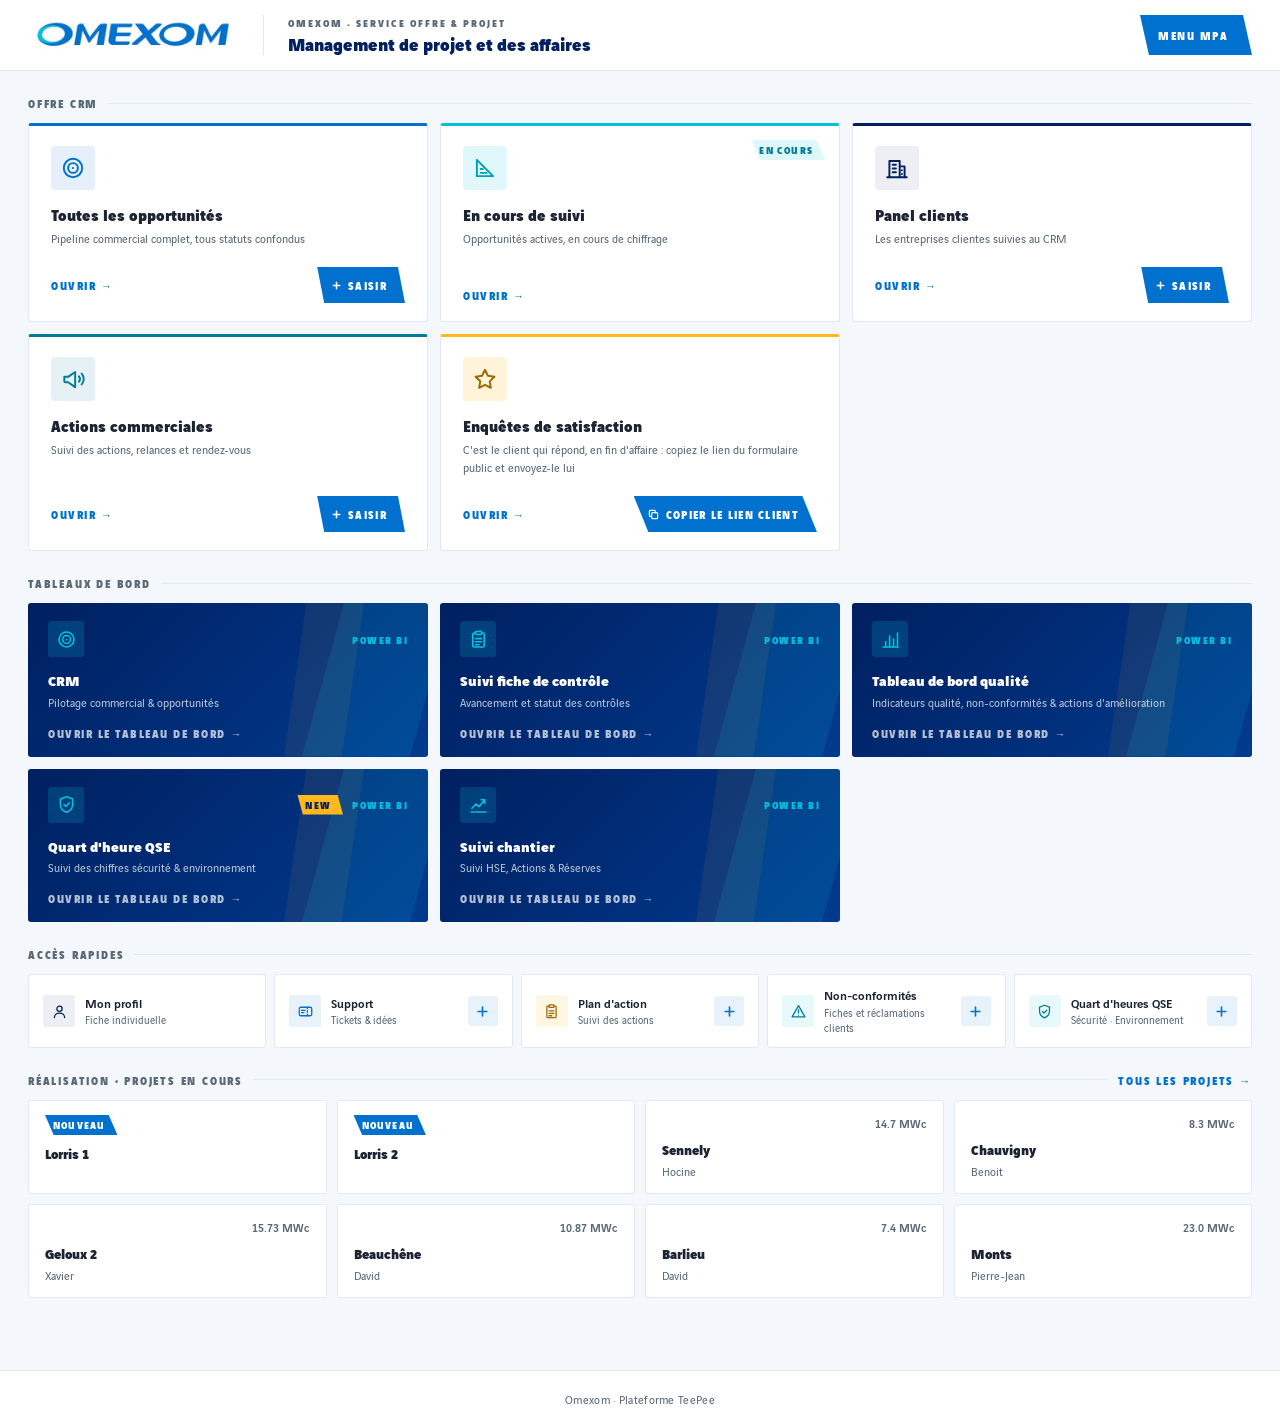
<file: offre.html>
<!DOCTYPE html>
<html lang="fr">
<head>
<meta charset="UTF-8">
<meta name="viewport" content="width=device-width, initial-scale=1.0">
<meta name="robots" content="noindex, nofollow, noarchive, nosnippet">
<meta name="googlebot" content="noindex, nofollow">
<title>Offre & Projet · Omexom TeePee</title>
<link rel="stylesheet" href="omexom.css">
<style>
.offre-grid { display: grid; grid-template-columns: repeat(5,1fr); gap: 12px; margin-bottom: 24px; }
.quick-row { display: grid; grid-template-columns: repeat(5,1fr); gap: 8px; margin-bottom: 24px; }
.projects-grid { display: grid; grid-template-columns: repeat(4,1fr); gap: 10px; margin-bottom: 24px; }
.dash-grid { display: grid; grid-template-columns: repeat(5,1fr); gap: 12px; margin-bottom: 24px; }
@media (max-width: 1300px) {
  .dash-grid { grid-template-columns: repeat(3,1fr); }
  .offre-grid { grid-template-columns: repeat(3,1fr); }
}
@media (max-width: 1100px) {
  .projects-grid { grid-template-columns: repeat(3,1fr); }
}
@media (max-width: 900px) {
  .dash-grid { grid-template-columns: repeat(2,1fr); }
  .offre-grid { grid-template-columns: repeat(2,1fr); }
  .quick-row { grid-template-columns: repeat(3,1fr); }
  .projects-grid { grid-template-columns: repeat(2,1fr); }
}
@media (max-width: 560px) {
  .body-wrap { padding: 18px 16px 36px; }
  .dash-grid, .offre-grid, .quick-row, .projects-grid { grid-template-columns: 1fr; }
}
</style>
</head>
<body>

<header class="site-header">
  <img class="site-logo" src="img/omexom-logo.png" alt="Omexom" width="212" height="38">
  <div class="site-id">
    <div class="site-eyebrow">Omexom · Service Offre &amp; Projet</div>
    <div class="site-title">Management de projet et des affaires</div>
  </div>
  <a class="site-cta" target="_parent" href="https://safeplace.teepee.fr/#/category/32DB80F2">Menu MPA</a>
</header>

<div class="body-wrap">

  <div class="section-label">Offre CRM</div>
  <div class="offre-grid">
    <div class="ocard c1">
      <a class="ocard-hit" target="_parent" href="https://safeplace.teepee.fr/#/category/32DB80F2/50F618EA/dataList/CRMOpportunite/default_CRMOpportunite" aria-label="Ouvrir Toutes les opportunités"></a>
      <div class="ocard-ico"><svg class="ico" viewBox="0 0 24 24" fill="none" stroke="currentColor" stroke-width="1.8" stroke-linecap="round" stroke-linejoin="round" aria-hidden="true"><circle cx="12" cy="12" r="8.5"/><circle cx="12" cy="12" r="4.5"/><circle cx="12" cy="12" r="1" fill="currentColor" stroke="none"/></svg></div>
      <div class="ocard-t">Toutes les opportunités</div>
      <div class="ocard-d">Pipeline commercial complet, tous statuts confondus</div>
      <div class="ocard-actions">
        <span class="ocard-link">Ouvrir <span>→</span></span>
        <a class="ocard-saisir" target="_parent" href="https://safeplace.teepee.fr/#/viewData/32DB80F2/50F618EA/CRMOpportunite/CRMOpportunite">Saisir</a>
      </div>
    </div>
    <div class="ocard c2">
      <a class="ocard-hit" target="_parent" href="https://safeplace.teepee.fr/#/category/32DB80F2/2A96401C/dataList/CRMOpportunite/CRMOpportuniteEnCours" aria-label="Ouvrir En cours de suivi"></a>
      <div class="ocard-tag">En cours</div>
      <div class="ocard-ico"><svg class="ico" viewBox="0 0 24 24" fill="none" stroke="currentColor" stroke-width="1.8" stroke-linecap="round" stroke-linejoin="round" aria-hidden="true"><path d="M4.5 19.5h15L4.5 4.5z"/><path d="M8 16.5h2M8 13h2M11.5 16.5h2"/></svg></div>
      <div class="ocard-t">En cours de suivi</div>
      <div class="ocard-d">Opportunités actives, en cours de chiffrage</div>
      <div class="ocard-actions">
        <span class="ocard-link">Ouvrir <span>→</span></span>
      </div>
    </div>
    <div class="ocard c3">
      <a class="ocard-hit" target="_parent" href="https://safeplace.teepee.fr/#/category/32DB80F2/65B438CC/dataList/TEEPEE_Entreprise/default_TEEPEE_Entreprise_CRM" aria-label="Ouvrir Panel clients"></a>
      <div class="ocard-ico"><svg class="ico" viewBox="0 0 24 24" fill="none" stroke="currentColor" stroke-width="1.8" stroke-linecap="round" stroke-linejoin="round" aria-hidden="true"><path d="M5 20.5V5.5h9.5v15"/><path d="M14.5 10.5H19v10"/><path d="M8 9h3M8 12.5h3M8 16h3M16.5 14h0.01M16.5 17.5h0.01"/><path d="M3 20.5h18"/></svg></div>
      <div class="ocard-t">Panel clients</div>
      <div class="ocard-d">Les entreprises clientes suivies au CRM</div>
      <div class="ocard-actions">
        <span class="ocard-link">Ouvrir <span>→</span></span>
        <a class="ocard-saisir" target="_parent" href="https://safeplace.teepee.fr/#/viewData/32DB80F2/65B438CC/TEEPEE_Entreprise/TEEPEE_Entreprise_CRM">Saisir</a>
      </div>
    </div>
    <div class="ocard c4">
      <a class="ocard-hit" target="_parent" href="https://safeplace.teepee.fr/#/category/32DB80F2/36086F3F/dataList/CRMActionCommerciale/default_CRMActionCommerciale" aria-label="Ouvrir Actions commerciales"></a>
      <div class="ocard-ico"><svg class="ico" viewBox="0 0 24 24" fill="none" stroke="currentColor" stroke-width="1.8" stroke-linecap="round" stroke-linejoin="round" aria-hidden="true"><path d="M4 10v4a1 1 0 0 0 1 1h2.5l6.5 4.5V5.5L7.5 10H5a1 1 0 0 0-1 1z"/><path d="M17.5 9.5a4 4 0 0 1 0 5M20 7a7.5 7.5 0 0 1 0 10"/></svg></div>
      <div class="ocard-t">Actions commerciales</div>
      <div class="ocard-d">Suivi des actions, relances et rendez-vous</div>
      <div class="ocard-actions">
        <span class="ocard-link">Ouvrir <span>→</span></span>
        <a class="ocard-saisir" target="_parent" href="https://safeplace.teepee.fr/#/viewData/32DB80F2/36086F3F/CRMActionCommerciale/CRMActionCommerciale">Saisir</a>
      </div>
    </div>
    <div class="ocard c5">
      <a class="ocard-hit" target="_parent" href="https://safeplace.teepee.fr/#/category/32DB80F2/8D8DC69D/dataList/EnqueTeDeSatisfactionClient/default_EnqueTeDeSatisfactionClient" aria-label="Ouvrir Enquêtes de satisfaction"></a>
      <div class="ocard-ico"><svg class="ico" viewBox="0 0 24 24" fill="none" stroke="currentColor" stroke-width="1.8" stroke-linecap="round" stroke-linejoin="round" aria-hidden="true"><path d="M12 3.5l2.7 5.5 6 .9-4.35 4.25 1.03 6-5.38-2.83L6.62 20.1l1.03-6L3.3 9.9l6-.9z"/></svg></div>
      <div class="ocard-t">Enquêtes de satisfaction</div>
      <div class="ocard-d">C'est le client qui répond, en fin d'affaire : copiez le lien du formulaire public et envoyez-le lui</div>
      <div class="ocard-actions">
        <span class="ocard-link">Ouvrir <span>→</span></span>
        <button type="button" class="ocard-saisir ocard-copier" data-copier="https://public.teepee.fr/#/11093/Enqu%C3%AAte%20de%20satisfaction%20client" aria-label="Copier le lien du formulaire public de l'enquête de satisfaction">Copier le lien client</button>
      </div>
    </div>
  </div>

  <div class="section-label">Tableaux de bord</div>
  <div class="dash-grid">
    <a class="dcard" target="_parent" href="https://safeplace.teepee.fr/#/homepage/view/D35E43C6">
      <div class="dcard-deco"></div><div class="dcard-deco2"></div>
      <div class="dcard-top">
        <div class="dcard-ico"><svg class="ico" viewBox="0 0 24 24" fill="none" stroke="currentColor" stroke-width="1.8" stroke-linecap="round" stroke-linejoin="round" aria-hidden="true"><circle cx="12" cy="12" r="8.5"/><circle cx="12" cy="12" r="4.5"/><circle cx="12" cy="12" r="1" fill="currentColor" stroke="none"/></svg></div>
        <div class="dcard-eye">Power BI</div>
      </div>
      <div class="dcard-t">CRM</div>
      <div class="dcard-d">Pilotage commercial &amp; opportunités</div>
      <div class="dcard-link">Ouvrir le tableau de bord <span>→</span></div>
    </a>
    <a class="dcard" target="_parent" href="https://safeplace.teepee.fr/#/homepage/view/7FFDF492">
      <div class="dcard-deco"></div><div class="dcard-deco2"></div>
      <div class="dcard-top">
        <div class="dcard-ico"><svg class="ico" viewBox="0 0 24 24" fill="none" stroke="currentColor" stroke-width="1.8" stroke-linecap="round" stroke-linejoin="round" aria-hidden="true"><path d="M8.5 4.5H6.5a1 1 0 0 0-1 1v14a1 1 0 0 0 1 1h11a1 1 0 0 0 1-1v-14a1 1 0 0 0-1-1h-2"/><rect x="8.5" y="2.8" width="7" height="3.4" rx="0.8"/><path d="M8.5 11h7M8.5 14.5h7M8.5 18h4"/></svg></div>
        <div class="dcard-eye">Power BI</div>
      </div>
      <div class="dcard-t">Suivi fiche de contrôle</div>
      <div class="dcard-d">Avancement et statut des contrôles</div>
      <div class="dcard-link">Ouvrir le tableau de bord <span>→</span></div>
    </a>
    <a class="dcard" target="_parent" href="https://safeplace.teepee.fr/#/homepage/view/F4D24233">
      <div class="dcard-deco"></div><div class="dcard-deco2"></div>
      <div class="dcard-top">
        <div class="dcard-ico"><svg class="ico" viewBox="0 0 24 24" fill="none" stroke="currentColor" stroke-width="1.8" stroke-linecap="round" stroke-linejoin="round" aria-hidden="true"><path d="M3.5 20.5h17"/><path d="M6.5 20.5v-6M11 20.5V8M15.5 20.5v-9M20 20.5V4.5"/></svg></div>
        <div class="dcard-eye">Power BI</div>
      </div>
      <div class="dcard-t">Tableau de bord qualité</div>
      <div class="dcard-d">Indicateurs qualité, non-conformités &amp; actions d'amélioration</div>
      <div class="dcard-link">Ouvrir le tableau de bord <span>→</span></div>
    </a>
    <a class="dcard" target="_parent" href="https://safeplace.teepee.fr/#/homepage/view/403B7A7F">
      <div class="dcard-deco"></div><div class="dcard-deco2"></div>
      <div class="dcard-top">
        <div class="dcard-ico"><svg class="ico" viewBox="0 0 24 24" fill="none" stroke="currentColor" stroke-width="1.8" stroke-linecap="round" stroke-linejoin="round" aria-hidden="true"><path d="M12 3.2l7 2.6v6c0 4.3-2.9 7.6-7 9.1-4.1-1.5-7-4.8-7-9.1v-6z"/><path d="M9 12l2.2 2.2L15.4 10"/></svg></div>
        <div class="dcard-eyes"><span class="dcard-new">New</span><span class="dcard-eye">Power BI</span></div>
      </div>
      <div class="dcard-t">Quart d'heure QSE</div>
      <div class="dcard-d">Suivi des chiffres sécurité &amp; environnement</div>
      <div class="dcard-link">Ouvrir le tableau de bord <span>→</span></div>
    </a>
    <a class="dcard" target="_parent" href="https://safeplace.teepee.fr/#/homepage/view/D877A9DE">
      <div class="dcard-deco"></div><div class="dcard-deco2"></div>
      <div class="dcard-top">
        <div class="dcard-ico"><svg class="ico" viewBox="0 0 24 24" fill="none" stroke="currentColor" stroke-width="1.8" stroke-linecap="round" stroke-linejoin="round" aria-hidden="true"><path d="M3.5 20.5h17"/><path d="M4.5 16.5l4.5-5 3.5 3 6.5-8"/><path d="M15 6.5h4v4"/></svg></div>
        <div class="dcard-eye">Power BI</div>
      </div>
      <div class="dcard-t">Suivi chantier</div>
      <div class="dcard-d">Suivi HSE, Actions &amp; Réserves</div>
      <div class="dcard-link">Ouvrir le tableau de bord <span>→</span></div>
    </a>
  </div>

  <div class="section-label">Accès rapides</div>
  <div class="quick-row">
    <div class="qcard">
      <a class="qcard-hit" target="_parent" href="https://safeplace.teepee.fr/#/category/E6FE12CE/ED68D778/dataList/USER/FiltreLUtilisateurNeVoitQueSesTickets" aria-label="Ouvrir Mon profil"></a>
      <div class="qico id"><svg class="ico" viewBox="0 0 24 24" fill="none" stroke="currentColor" stroke-width="1.8" stroke-linecap="round" stroke-linejoin="round" aria-hidden="true"><circle cx="12" cy="8.2" r="3.7"/><path d="M4.8 20.5c0-3.7 3.2-6.2 7.2-6.2s7.2 2.5 7.2 6.2"/></svg></div><div><div class="ql2">Mon profil</div><div class="qs2">Fiche individuelle</div></div>
    </div>
    <div class="qcard">
      <a class="qcard-hit" target="_parent" href="https://safeplace.teepee.fr/#/category/DC3605A6/AE9641CE/dataList/TicketsSupport/FiltreLUtilisateurVoirQueSesTickets" aria-label="Ouvrir Support"></a>
      <div class="qico ib"><svg class="ico" viewBox="0 0 24 24" fill="none" stroke="currentColor" stroke-width="1.8" stroke-linecap="round" stroke-linejoin="round" aria-hidden="true"><rect x="3.2" y="6" width="17.6" height="12" rx="2"/><path d="M14.6 6v2.2M14.6 10.9v2.2M14.6 15.8v2.2"/><path d="M6.4 10.4h5.2M6.4 13.6h3.4"/></svg></div><div><div class="ql2">Support</div><div class="qs2">Tickets &amp; idées</div></div>
      <a class="qcard-saisir" target="_parent" href="https://safeplace.teepee.fr/#/viewData/DC3605A6/AE9641CE/TicketsSupport/TicketsSupport" title="Nouveau ticket" aria-label="Saisir un ticket support"><svg viewBox="0 0 24 24" fill="none" stroke="currentColor" stroke-width="2.6" stroke-linecap="round" aria-hidden="true"><path d="M12 5v14M5 12h14"/></svg></a>
    </div>
    <div class="qcard">
      <a class="qcard-hit" target="_parent" href="https://safeplace.teepee.fr/#/category/0CBC7D3A/1A268114/dataList/PlanDActions/PlanDActionsGeNeRal" aria-label="Ouvrir Plan d'action"></a>
      <div class="qico iy"><svg class="ico" viewBox="0 0 24 24" fill="none" stroke="currentColor" stroke-width="1.8" stroke-linecap="round" stroke-linejoin="round" aria-hidden="true"><path d="M8.5 4.5H6.5a1 1 0 0 0-1 1v14a1 1 0 0 0 1 1h11a1 1 0 0 0 1-1v-14a1 1 0 0 0-1-1h-2"/><rect x="8.5" y="2.8" width="7" height="3.4" rx="0.8"/><path d="M8.5 11h7M8.5 14.5h7M8.5 18h4"/></svg></div><div><div class="ql2">Plan d'action</div><div class="qs2">Suivi des actions</div></div>
      <a class="qcard-saisir" target="_parent" href="https://safeplace.teepee.fr/#/viewData/0CBC7D3A/1A268114/PlanDActions/PlanDActions" title="Nouvelle saisie" aria-label="Saisir Plan d'action"><svg viewBox="0 0 24 24" fill="none" stroke="currentColor" stroke-width="2.6" stroke-linecap="round" aria-hidden="true"><path d="M12 5v14M5 12h14"/></svg></a>
    </div>
    <div class="qcard">
      <a class="qcard-hit" target="_parent" href="https://safeplace.teepee.fr/#/category/92F82BEE/E279156E/dataList/FicheDeNonConformite/default_FicheDeNonConformite" aria-label="Ouvrir Non-conformités"></a>
      <div class="qico it"><svg class="ico" viewBox="0 0 24 24" fill="none" stroke="currentColor" stroke-width="1.8" stroke-linecap="round" stroke-linejoin="round" aria-hidden="true"><path d="M12 3.8L21 19.5H3z"/><path d="M12 9.5v4.5"/><path d="M12 17h0.01"/></svg></div><div><div class="ql2">Non-conformités</div><div class="qs2">Fiches et réclamations clients</div></div>
      <a class="qcard-saisir" target="_parent" href="https://safeplace.teepee.fr/#/viewData/92F82BEE/E279156E/FicheDeNonConformite/FicheDeNonConformiteV3" title="Nouvelle saisie" aria-label="Saisir Non-conformités"><svg viewBox="0 0 24 24" fill="none" stroke="currentColor" stroke-width="2.6" stroke-linecap="round" aria-hidden="true"><path d="M12 5v14M5 12h14"/></svg></a>
    </div>
    <div class="qcard">
      <a class="qcard-hit" target="_parent" href="https://safeplace.teepee.fr/#/category/92F82BEE/4231E439/dataList/14DHeureQHSE/default_14DHeureQHSE" aria-label="Ouvrir Quart d'heures QSE"></a>
      <div class="qico it"><svg class="ico" viewBox="0 0 24 24" fill="none" stroke="currentColor" stroke-width="1.8" stroke-linecap="round" stroke-linejoin="round" aria-hidden="true"><path d="M12 3.2l7 2.6v6c0 4.3-2.9 7.6-7 9.1-4.1-1.5-7-4.8-7-9.1v-6z"/><path d="M9 12l2.2 2.2L15.4 10"/></svg></div><div><div class="ql2">Quart d'heures QSE</div><div class="qs2">Sécurité · Environnement</div></div>
      <a class="qcard-saisir" target="_parent" href="https://safeplace.teepee.fr/#/viewData/92F82BEE/4231E439/14DHeureQHSE/QuartDHeureSeCuriteEnvironnement" title="Nouvelle saisie" aria-label="Saisir Quart d'heures QSE"><svg viewBox="0 0 24 24" fill="none" stroke="currentColor" stroke-width="2.6" stroke-linecap="round" aria-hidden="true"><path d="M12 5v14M5 12h14"/></svg></a>
    </div>
  </div>

  <div class="section-label">Réalisation · Projets en cours<a class="section-link" target="_parent" href="https://safeplace.teepee.fr/#/category/F427C2AF/D956BEFD/dataList/Projets/default_Projets">Tous les projets <span>→</span></a></div>
  <div class="projects-grid">
    <a class="pcard" href="https://safeplace.teepee.fr/#/viewData/F427C2AF/D956BEFD/Projets/FRWEBV3/ACD92E16-845D-472B-8980-51F9F4274178" target="_parent">
      <div class="pc-top">
        <span class="pc-badge new">Nouveau</span>
      </div>
      <div class="pc-name">Lorris 1</div>
    </a>
    <a class="pcard" href="https://safeplace.teepee.fr/#/viewData/F427C2AF/D956BEFD/Projets/FRWEBV3/77FA5821-4992-46BE-B434-941BC3A1F169" target="_parent">
      <div class="pc-top">
        <span class="pc-badge new">Nouveau</span>
      </div>
      <div class="pc-name">Lorris 2</div>
    </a>
    <a class="pcard" href="https://safeplace.teepee.fr/#/viewData/F427C2AF/D956BEFD/Projets/FRWEBV3/151959C9-2C1D-4B22-8E7C-0AAF0E75C6A9" target="_parent">
      <div class="pc-top">
        <span class="pc-power">14.7 MWc</span>
      </div>
      <div class="pc-name">Sennely</div>
      <div class="pc-ct">Hocine</div>
    </a>
    <a class="pcard" href="https://safeplace.teepee.fr/#/viewData/F427C2AF/D956BEFD/Projets/FRWEBV3/2450A316-F4B0-467D-BDD9-3A660E517E23" target="_parent">
      <div class="pc-top">
        <span class="pc-power">8.3 MWc</span>
      </div>
      <div class="pc-name">Chauvigny</div>
      <div class="pc-ct">Benoit</div>
    </a>
    <a class="pcard" href="https://safeplace.teepee.fr/#/viewData/F427C2AF/D956BEFD/Projets/FRWEBV3/8AB86A1F-FF0F-4AFB-B8C0-0EECD079676D" target="_parent">
      <div class="pc-top">
        <span class="pc-power">15.73 MWc</span>
      </div>
      <div class="pc-name">Geloux 2</div>
      <div class="pc-ct">Xavier</div>
    </a>
    <a class="pcard" href="https://safeplace.teepee.fr/#/viewData/F427C2AF/D956BEFD/Projets/FRWEBV3/909B5DEA-0E07-4CEE-A2E0-70B4C4C075C3" target="_parent">
      <div class="pc-top">
        <span class="pc-power">10.87 MWc</span>
      </div>
      <div class="pc-name">Beauchêne</div>
      <div class="pc-ct">David</div>
    </a>
    <a class="pcard" href="https://safeplace.teepee.fr/#/viewData/F427C2AF/D956BEFD/Projets/FRWEBV3/9FE56ECE-FEF0-4CE8-855C-5D540AE5E813" target="_parent">
      <div class="pc-top">
        <span class="pc-power">7.4 MWc</span>
      </div>
      <div class="pc-name">Barlieu</div>
      <div class="pc-ct">David</div>
    </a>
    <a class="pcard" href="https://safeplace.teepee.fr/#/viewData/F427C2AF/D956BEFD/Projets/FRWEBV3/B089CAB9-1BF4-4FFA-BCA1-B93E3921789B" target="_parent">
      <div class="pc-top">
        <span class="pc-power">23.0 MWc</span>
      </div>
      <div class="pc-name">Monts</div>
      <div class="pc-ct">Pierre-Jean</div>
    </a>
  </div>

</div>

<!-- FOOTER -->
<footer class="site-footer">
  <div class="footer-note">Omexom · Plateforme TeePee</div>
</footer>
<script>
/* Copie du lien public dans le presse-papiers. La page vit dans une iframe d'un autre
   domaine : l'API clipboard peut y etre refusee, d'ou le repli sur execCommand, puis
   sur une boite de dialogue ou le lien reste a copier a la main. */
document.querySelectorAll('[data-copier]').forEach(function (btn) {
  var texte = btn.textContent;
  btn.addEventListener('click', function () {
    var lien = btn.getAttribute('data-copier');
    var fini = function () {
      btn.classList.add('is-copied'); btn.textContent = 'Lien copié';
      setTimeout(function () { btn.classList.remove('is-copied'); btn.textContent = texte; }, 2200);
    };
    var repli = function () {
      var z = document.createElement('textarea');
      z.value = lien; z.setAttribute('readonly', ''); z.style.position = 'fixed'; z.style.opacity = '0';
      document.body.appendChild(z); z.select();
      var ok = false;
      try { ok = document.execCommand('copy'); } catch (e) { ok = false; }
      document.body.removeChild(z);
      if (ok) { fini(); } else { window.prompt('Copiez ce lien et envoyez-le au client :', lien); }
    };
    if (navigator.clipboard && navigator.clipboard.writeText) {
      navigator.clipboard.writeText(lien).then(fini, repli);
    } else { repli(); }
  });
});
</script>
</body>
</html>
</file>
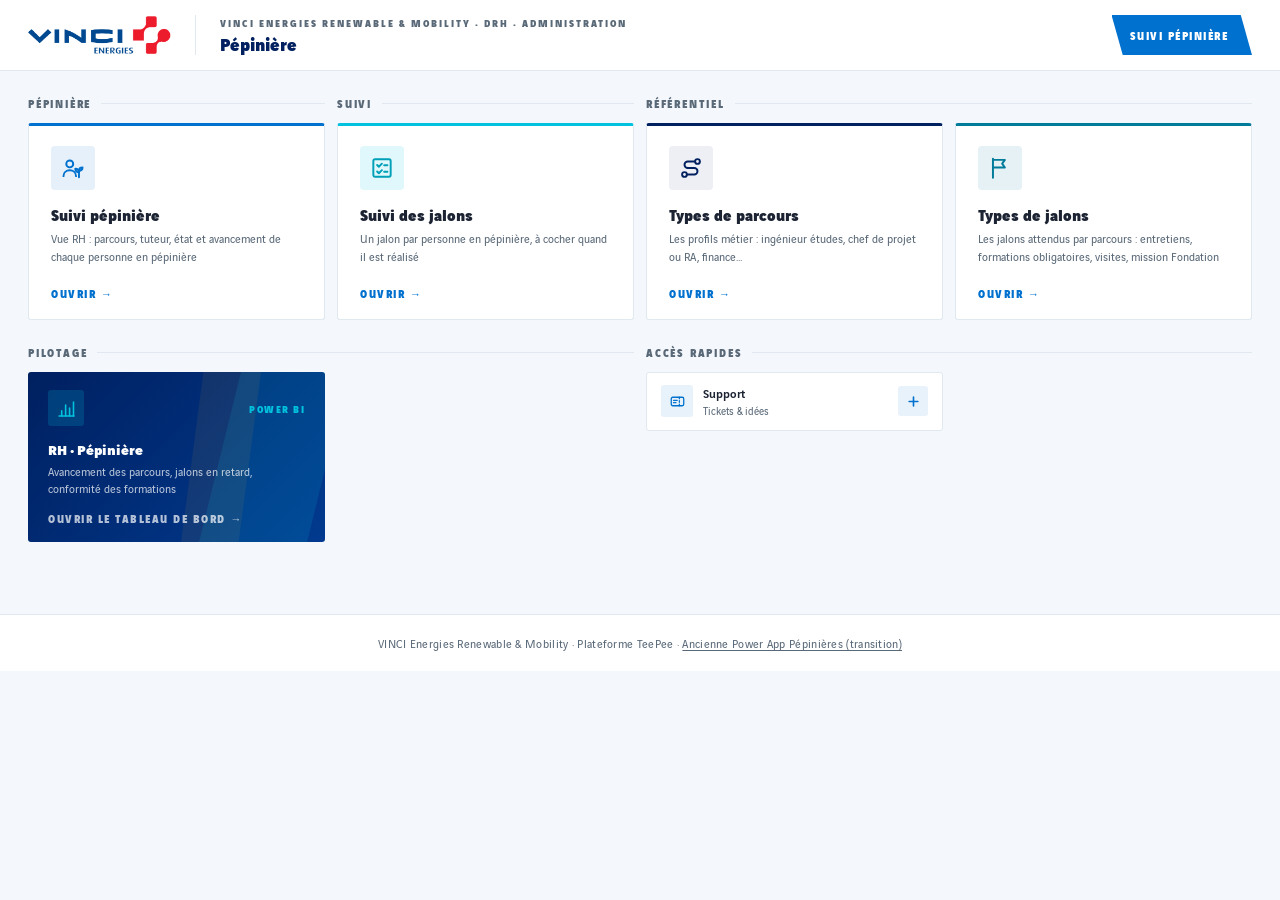
<file: pepiniere.html>
<!DOCTYPE html>
<html lang="fr">
<head>
<meta charset="UTF-8">
<meta name="viewport" content="width=device-width, initial-scale=1.0">
<meta name="robots" content="noindex, nofollow, noarchive, nosnippet">
<meta name="googlebot" content="noindex, nofollow">
<title>Pépinière · VINCI Energies TeePee</title>
<link rel="stylesheet" href="omexom.css">
<style>
/* Quatre colonnes de sections : chaque section garde son titre, les cartes s'alignent d'une section a l'autre. */
.pep-layout { display: grid; grid-template-columns: repeat(4,minmax(0,1fr)); gap: 0 12px; }
.pep-sec { display: flex; flex-direction: column; min-width: 0; margin-bottom: 24px; }
.pep-sec.span2 { grid-column: span 2; }
.pep-sec > .ocard, .pep-sec > .dcard { flex: 1; }
.pep-pair { flex: 1; display: grid; grid-template-columns: repeat(2,minmax(0,1fr)); gap: 12px; }
.pep-pair.top { align-items: start; }
@media (max-width: 1100px) {
  .pep-layout { grid-template-columns: repeat(2,minmax(0,1fr)); }
}
@media (max-width: 560px) {
  .body-wrap { padding: 18px 16px 36px; }
  .pep-layout, .pep-pair { grid-template-columns: 1fr; }
  .pep-sec.span2 { grid-column: auto; }
}
</style>
</head>
<body>

<header class="site-header">
  <img class="site-logo" src="img/vinci-energies-logo.png" alt="VINCI Energies" width="143" height="38">
  <div class="site-id">
    <div class="site-eyebrow">VINCI Energies Renewable &amp; Mobility · DRH · Administration</div>
    <div class="site-title">Pépinière</div>
  </div>
  <a class="site-cta" target="_parent" href="https://safeplace.teepee.fr/#/category/DF694CB5/B918BD98/dataList/USER/VueRH">Suivi pépinière</a>
</header>

<div class="body-wrap">
<div class="pep-layout">

  <section class="pep-sec">
    <div class="section-label">Pépinière</div>
    <div class="ocard c1">
        <a class="ocard-hit" target="_parent" href="https://safeplace.teepee.fr/#/category/DF694CB5/B918BD98/dataList/USER/VueRH" aria-label="Ouvrir Suivi pépinière"></a>
        <div class="ocard-ico"><svg class="ico" viewBox="0 0 24 24" fill="none" stroke="currentColor" stroke-width="1.8" stroke-linecap="round" stroke-linejoin="round" aria-hidden="true"><circle cx="9" cy="8.2" r="3.2"/><path d="M3.2 19.5c0-3.2 2.6-5.4 5.8-5.4s5.8 2.2 5.8 5.4"/><path d="M17.5 20.5v-6.5"/><path d="M17.5 16c-2.2 0-3.4-1.3-3.4-3.3 2.1 0 3.4 1.2 3.4 3.3z"/><path d="M17.5 14.6c0-2 1.2-3.2 3.3-3.2 0 2-1.2 3.2-3.3 3.2z"/></svg></div>
        <div class="ocard-t">Suivi pépinière</div>
        <div class="ocard-d">Vue RH : parcours, tuteur, état et avancement de chaque personne en pépinière</div>
        <div class="ocard-actions">
          <span class="ocard-link">Ouvrir <span>→</span></span>
        </div>
      </div>
  </section>

  <section class="pep-sec">
    <div class="section-label">Suivi</div>
    <div class="ocard c2">
        <a class="ocard-hit" target="_parent" href="https://safeplace.teepee.fr/#/category/DF694CB5/C60825D7/dataList/RHPePinieReSuiviDesJalons/default_RHPePinieReSuiviDesJalons" aria-label="Ouvrir Suivi des jalons"></a>
        <div class="ocard-ico"><svg class="ico" viewBox="0 0 24 24" fill="none" stroke="currentColor" stroke-width="1.8" stroke-linecap="round" stroke-linejoin="round" aria-hidden="true"><rect x="4" y="4" width="16" height="16" rx="1.5"/><path d="M7.5 9.2l1.6 1.6 2.8-2.8"/><path d="M14 9.5h3"/><path d="M7.5 15.2l1.6 1.6 2.8-2.8"/><path d="M14 15.5h3"/></svg></div>
        <div class="ocard-t">Suivi des jalons</div>
        <div class="ocard-d">Un jalon par personne en pépinière, à cocher quand il est réalisé</div>
        <div class="ocard-actions">
          <span class="ocard-link">Ouvrir <span>→</span></span>
        </div>
      </div>
  </section>

  <section class="pep-sec span2">
    <div class="section-label">Référentiel</div>
    <div class="pep-pair">
      <div class="ocard c3">
          <a class="ocard-hit" target="_parent" href="https://safeplace.teepee.fr/#/category/DF694CB5/5692D69F/dataList/RHPePinieReTypesDeParcours/default_RHPePinieReTypesDeParcours" aria-label="Ouvrir Types de parcours"></a>
          <div class="ocard-ico"><svg class="ico" viewBox="0 0 24 24" fill="none" stroke="currentColor" stroke-width="1.8" stroke-linecap="round" stroke-linejoin="round" aria-hidden="true"><circle cx="6" cy="18" r="2.2"/><circle cx="18" cy="6" r="2.2"/><path d="M8.2 18H15a3 3 0 0 0 0-6H9a3 3 0 0 1 0-6h6.8"/></svg></div>
          <div class="ocard-t">Types de parcours</div>
          <div class="ocard-d">Les profils métier : ingénieur études, chef de projet ou RA, finance…</div>
          <div class="ocard-actions">
            <span class="ocard-link">Ouvrir <span>→</span></span>
          </div>
        </div>
      <div class="ocard c4">
          <a class="ocard-hit" target="_parent" href="https://safeplace.teepee.fr/#/category/DF694CB5/AA3E1105/dataList/RHPePinieReTypesDeJalons/default_RHPePinieReTypesDeJalons" aria-label="Ouvrir Types de jalons"></a>
          <div class="ocard-ico"><svg class="ico" viewBox="0 0 24 24" fill="none" stroke="currentColor" stroke-width="1.8" stroke-linecap="round" stroke-linejoin="round" aria-hidden="true"><path d="M5.5 21V3.5"/><path d="M5.5 4.5h11l-2.5 3.5 2.5 3.5h-11"/></svg></div>
          <div class="ocard-t">Types de jalons</div>
          <div class="ocard-d">Les jalons attendus par parcours : entretiens, formations obligatoires, visites, mission Fondation</div>
          <div class="ocard-actions">
            <span class="ocard-link">Ouvrir <span>→</span></span>
          </div>
        </div>
    </div>
  </section>

  <section class="pep-sec span2">
    <div class="section-label">Pilotage</div>
    <div class="pep-pair">
      <a class="dcard" target="_parent" href="https://safeplace.teepee.fr/#/homepage/view/6233CFAC">
          <div class="dcard-deco"></div><div class="dcard-deco2"></div>
          <div class="dcard-top">
            <div class="dcard-ico"><svg class="ico" viewBox="0 0 24 24" fill="none" stroke="currentColor" stroke-width="1.8" stroke-linecap="round" stroke-linejoin="round" aria-hidden="true"><path d="M3.5 20.5h17"/><path d="M6.5 20.5v-6M11 20.5V8M15.5 20.5v-9M20 20.5V4.5"/></svg></div>
            <div class="dcard-eye">Power BI</div>
          </div>
          <div class="dcard-t">RH · Pépinière</div>
          <div class="dcard-d">Avancement des parcours, jalons en retard, conformité des formations</div>
          <div class="dcard-link">Ouvrir le tableau de bord <span>→</span></div>
        </a>
    </div>
  </section>

  <section class="pep-sec span2">
    <div class="section-label">Accès rapides</div>
    <div class="pep-pair top">
      <div class="qcard">
          <a class="qcard-hit" target="_parent" href="https://safeplace.teepee.fr/#/category/DC3605A6/AE9641CE/dataList/TicketsSupport/FiltreLUtilisateurVoirQueSesTickets" aria-label="Ouvrir Support"></a>
          <div class="qico ib"><svg class="ico" viewBox="0 0 24 24" fill="none" stroke="currentColor" stroke-width="1.8" stroke-linecap="round" stroke-linejoin="round" aria-hidden="true"><rect x="3.2" y="6" width="17.6" height="12" rx="2"/><path d="M14.6 6v2.2M14.6 10.9v2.2M14.6 15.8v2.2"/><path d="M6.4 10.4h5.2M6.4 13.6h3.4"/></svg></div><div><div class="ql2">Support</div><div class="qs2">Tickets &amp; idées</div></div>
          <a class="qcard-saisir" target="_parent" href="https://safeplace.teepee.fr/#/viewData/DC3605A6/AE9641CE/TicketsSupport/TicketsSupport" title="Nouveau ticket" aria-label="Saisir un ticket support"><svg viewBox="0 0 24 24" fill="none" stroke="currentColor" stroke-width="2.6" stroke-linecap="round" aria-hidden="true"><path d="M12 5v14M5 12h14"/></svg></a>
        </div>
    </div>
  </section>

</div>
</div>

<!-- FOOTER -->
<footer class="site-footer">
  <div class="footer-note">VINCI Energies Renewable &amp; Mobility · Plateforme TeePee · <a class="footer-link" target="_parent" href="https://apps.powerapps.com/play/e/default-cae7d061-08f3-40dd-80c3-3c0b8889224a/a/e16cc434-fc01-475a-949f-496e78f3ca67">Ancienne Power App Pépinières (transition)</a></div>
</footer>
</body>
</html>
</file>
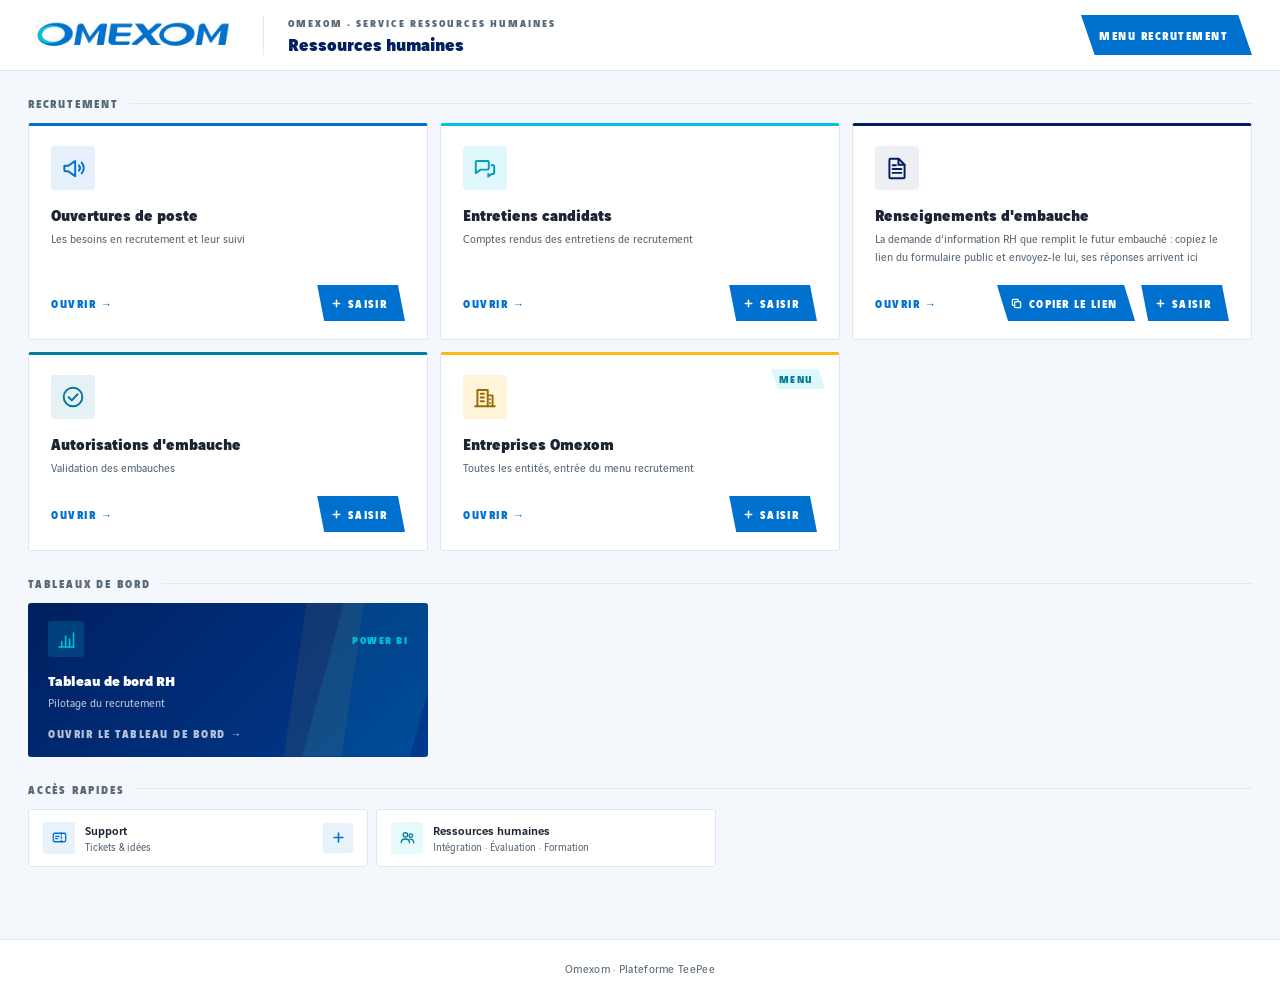
<file: rh.html>
<!DOCTYPE html>
<html lang="fr">
<head>
<meta charset="UTF-8">
<meta name="viewport" content="width=device-width, initial-scale=1.0">
<meta name="robots" content="noindex, nofollow, noarchive, nosnippet">
<meta name="googlebot" content="noindex, nofollow">
<title>Ressources humaines · Omexom TeePee</title>
<link rel="stylesheet" href="omexom.css">
<style>
.offre-grid { display: grid; grid-template-columns: repeat(5,1fr); gap: 12px; margin-bottom: 24px; }
.dash-grid { display: grid; grid-template-columns: repeat(3,1fr); gap: 12px; margin-bottom: 24px; }
.quick-row { display: grid; grid-template-columns: repeat(2,minmax(0,340px)); gap: 8px; margin-bottom: 24px; }
@media (max-width: 1300px) {
  .offre-grid { grid-template-columns: repeat(3,1fr); }
}
@media (max-width: 900px) {
  .offre-grid, .dash-grid { grid-template-columns: repeat(2,1fr); }
  .quick-row { grid-template-columns: repeat(2,1fr); }
}
@media (max-width: 560px) {
  .body-wrap { padding: 18px 16px 36px; }
  .offre-grid, .dash-grid, .quick-row { grid-template-columns: 1fr; }
}
</style>
</head>
<body>

<header class="site-header">
  <img class="site-logo" src="img/omexom-logo.png" alt="Omexom" width="212" height="38">
  <div class="site-id">
    <div class="site-eyebrow">Omexom · Service Ressources humaines</div>
    <div class="site-title">Ressources humaines</div>
  </div>
  <a class="site-cta" target="_parent" href="https://safeplace.teepee.fr/#/category/02E2474B">Menu recrutement</a>
</header>

<div class="body-wrap">

  <div class="section-label">Recrutement</div>
  <div class="offre-grid">
    <div class="ocard c1">
      <a class="ocard-hit" target="_parent" href="https://safeplace.teepee.fr/#/category/02E2474B/8663F6A6/dataList/OuvertureDePoste/default_OuvertureDePoste" aria-label="Ouvrir Ouvertures de poste"></a>
      <div class="ocard-ico"><svg class="ico" viewBox="0 0 24 24" fill="none" stroke="currentColor" stroke-width="1.8" stroke-linecap="round" stroke-linejoin="round" aria-hidden="true"><path d="M4 10v4a1 1 0 0 0 1 1h2.5l6.5 4.5V5.5L7.5 10H5a1 1 0 0 0-1 1z"/><path d="M17.5 9.5a4 4 0 0 1 0 5M20 7a7.5 7.5 0 0 1 0 10"/></svg></div>
      <div class="ocard-t">Ouvertures de poste</div>
      <div class="ocard-d">Les besoins en recrutement et leur suivi</div>
      <div class="ocard-actions">
        <span class="ocard-link">Ouvrir <span>→</span></span>
        <a class="ocard-saisir" target="_parent" href="https://safeplace.teepee.fr/#/viewData/02E2474B/8663F6A6/OuvertureDePoste/OuvertureDePoste">Saisir</a>
      </div>
    </div>
    <div class="ocard c2">
      <a class="ocard-hit" target="_parent" href="https://safeplace.teepee.fr/#/category/02E2474B/E4FDB727/dataList/RHEntretientCandidat/default_RHEntretienCandidat" aria-label="Ouvrir Entretiens candidats"></a>
      <div class="ocard-ico"><svg class="ico" viewBox="0 0 24 24" fill="none" stroke="currentColor" stroke-width="1.8" stroke-linecap="round" stroke-linejoin="round" aria-hidden="true"><path d="M3.5 6.5a1 1 0 0 1 1-1h10a1 1 0 0 1 1 1v6a1 1 0 0 1-1 1H8l-4.5 3.2z"/><path d="M18 9.5h1.5a1 1 0 0 1 1 1v6a1 1 0 0 1-1 1H18l-3 2.4v-2.4"/></svg></div>
      <div class="ocard-t">Entretiens candidats</div>
      <div class="ocard-d">Comptes rendus des entretiens de recrutement</div>
      <div class="ocard-actions">
        <span class="ocard-link">Ouvrir <span>→</span></span>
        <a class="ocard-saisir" target="_parent" href="https://safeplace.teepee.fr/#/viewData/02E2474B/E4FDB727/RHEntretientCandidat/RHEntretienCandidat">Saisir</a>
      </div>
    </div>
    <div class="ocard c3">
      <a class="ocard-hit" target="_parent" href="https://safeplace.teepee.fr/#/category/02E2474B/0A9A7C08/dataList/RHDemandeDeRenseignementsDEmbauche/default_RHAutorisationDEmbauche" aria-label="Ouvrir Renseignements d'embauche"></a>
      <div class="ocard-ico"><svg class="ico" viewBox="0 0 24 24" fill="none" stroke="currentColor" stroke-width="1.8" stroke-linecap="round" stroke-linejoin="round" aria-hidden="true"><path d="M6 3.5h7.5L19 9v11.5a1 1 0 0 1-1 1H6a1 1 0 0 1-1-1v-16a1 1 0 0 1 1-1z"/><path d="M13.3 3.6V9H19"/><path d="M8 13h8M8 16.5h8M8 9.5h3"/></svg></div>
      <div class="ocard-t">Renseignements d'embauche</div>
      <div class="ocard-d">La demande d'information RH que remplit le futur embauché : copiez le lien du formulaire public et envoyez-le lui, ses réponses arrivent ici</div>
      <div class="ocard-actions">
        <span class="ocard-link">Ouvrir <span>→</span></span>
        <span class="ocard-btns">
          <button type="button" class="ocard-saisir ocard-copier" data-copier="https://public.teepee.fr/#/11093/RH%20-%20Demande%20de%20renseignement" aria-label="Copier le lien du formulaire public de demande de renseignement">Copier le lien</button>
          <a class="ocard-saisir" target="_parent" href="https://safeplace.teepee.fr/#/viewData/02E2474B/0A9A7C08/RHDemandeDeRenseignementsDEmbauche/RHAutorisationDEmbauche">Saisir</a>
        </span>
      </div>
    </div>
    <div class="ocard c4">
      <a class="ocard-hit" target="_parent" href="https://safeplace.teepee.fr/#/category/02E2474B/EBEF9E36/dataList/RHAutorisationDEmbauche/default_RHAutorisationDEmbauche" aria-label="Ouvrir Autorisations d'embauche"></a>
      <div class="ocard-ico"><svg class="ico" viewBox="0 0 24 24" fill="none" stroke="currentColor" stroke-width="1.8" stroke-linecap="round" stroke-linejoin="round" aria-hidden="true"><circle cx="12" cy="12" r="8.6"/><path d="M8 12.2l2.9 2.9L16.2 9.5"/></svg></div>
      <div class="ocard-t">Autorisations d'embauche</div>
      <div class="ocard-d">Validation des embauches</div>
      <div class="ocard-actions">
        <span class="ocard-link">Ouvrir <span>→</span></span>
        <a class="ocard-saisir" target="_parent" href="https://safeplace.teepee.fr/#/viewData/02E2474B/EBEF9E36/RHAutorisationDEmbauche/RHAutorisationDEmbauche">Saisir</a>
      </div>
    </div>
    <div class="ocard c5">
      <a class="ocard-hit" target="_parent" href="https://safeplace.teepee.fr/#/category/02E2474B/092F1C43/dataList/EntrepriseOmexomRE/ToutesLesEntreprisesCREAdmin" aria-label="Ouvrir Entreprises Omexom"></a>
      <div class="ocard-tag">Menu</div>
      <div class="ocard-ico"><svg class="ico" viewBox="0 0 24 24" fill="none" stroke="currentColor" stroke-width="1.8" stroke-linecap="round" stroke-linejoin="round" aria-hidden="true"><path d="M5 20.5V5.5h9.5v15"/><path d="M14.5 10.5H19v10"/><path d="M8 9h3M8 12.5h3M8 16h3M16.5 14h0.01M16.5 17.5h0.01"/><path d="M3 20.5h18"/></svg></div>
      <div class="ocard-t">Entreprises Omexom</div>
      <div class="ocard-d">Toutes les entités, entrée du menu recrutement</div>
      <div class="ocard-actions">
        <span class="ocard-link">Ouvrir <span>→</span></span>
        <a class="ocard-saisir" target="_parent" href="https://safeplace.teepee.fr/#/viewData/02E2474B/092F1C43/EntrepriseOmexomRE/RHRecrutement">Saisir</a>
      </div>
    </div>
  </div>

  <div class="section-label">Tableaux de bord</div>
  <div class="dash-grid">
    <a class="dcard" target="_parent" href="https://safeplace.teepee.fr/#/homepage/view/924A151C">
      <div class="dcard-deco"></div><div class="dcard-deco2"></div>
      <div class="dcard-top">
        <div class="dcard-ico"><svg class="ico" viewBox="0 0 24 24" fill="none" stroke="currentColor" stroke-width="1.8" stroke-linecap="round" stroke-linejoin="round" aria-hidden="true"><path d="M3.5 20.5h17"/><path d="M6.5 20.5v-6M11 20.5V8M15.5 20.5v-9M20 20.5V4.5"/></svg></div>
        <div class="dcard-eye">Power BI</div>
      </div>
      <div class="dcard-t">Tableau de bord RH</div>
      <div class="dcard-d">Pilotage du recrutement</div>
      <div class="dcard-link">Ouvrir le tableau de bord <span>→</span></div>
    </a>
  </div>

  <div class="section-label">Accès rapides</div>
  <div class="quick-row">
    <div class="qcard">
      <a class="qcard-hit" target="_parent" href="https://safeplace.teepee.fr/#/category/DC3605A6/AE9641CE/dataList/TicketsSupport/FiltreLUtilisateurVoirQueSesTickets" aria-label="Ouvrir Support"></a>
      <div class="qico ib"><svg class="ico" viewBox="0 0 24 24" fill="none" stroke="currentColor" stroke-width="1.8" stroke-linecap="round" stroke-linejoin="round" aria-hidden="true"><rect x="3.2" y="6" width="17.6" height="12" rx="2"/><path d="M14.6 6v2.2M14.6 10.9v2.2M14.6 15.8v2.2"/><path d="M6.4 10.4h5.2M6.4 13.6h3.4"/></svg></div><div><div class="ql2">Support</div><div class="qs2">Tickets &amp; idées</div></div>
      <a class="qcard-saisir" target="_parent" href="https://safeplace.teepee.fr/#/viewData/DC3605A6/AE9641CE/TicketsSupport/TicketsSupport" title="Nouveau ticket" aria-label="Saisir un ticket support"><svg viewBox="0 0 24 24" fill="none" stroke="currentColor" stroke-width="2.6" stroke-linecap="round" aria-hidden="true"><path d="M12 5v14M5 12h14"/></svg></a>
    </div>
    <div class="qcard">
      <a class="qcard-hit" target="_parent" href="https://safeplace.teepee.fr/#/category/D92BB7C3" aria-label="Ouvrir le menu Ressources humaines"></a>
      <div class="qico it"><svg class="ico" viewBox="0 0 24 24" fill="none" stroke="currentColor" stroke-width="1.8" stroke-linecap="round" stroke-linejoin="round" aria-hidden="true"><circle cx="9" cy="8.2" r="3.2"/><path d="M3.2 19.5c0-3.2 2.6-5.4 5.8-5.4s5.8 2.2 5.8 5.4"/><circle cx="16.8" cy="9.4" r="2.5"/><path d="M15.4 14.4c3 0 5.4 2 5.4 5.1"/></svg></div><div><div class="ql2">Ressources humaines</div><div class="qs2">Intégration · Évaluation · Formation</div></div>
    </div>
  </div>

</div>

<!-- FOOTER -->
<footer class="site-footer">
  <div class="footer-note">Omexom · Plateforme TeePee</div>
</footer>
<script>
/* Copie du lien public dans le presse-papiers. La page vit dans une iframe d'un autre
   domaine : l'API clipboard peut y etre refusee, d'ou le repli sur execCommand, puis
   sur une boite de dialogue ou le lien reste a copier a la main. */
document.querySelectorAll('[data-copier]').forEach(function (btn) {
  var texte = btn.textContent;
  btn.addEventListener('click', function () {
    var lien = btn.getAttribute('data-copier');
    var fini = function () {
      btn.classList.add('is-copied'); btn.textContent = 'Lien copié';
      setTimeout(function () { btn.classList.remove('is-copied'); btn.textContent = texte; }, 2200);
    };
    var repli = function () {
      var z = document.createElement('textarea');
      z.value = lien; z.setAttribute('readonly', ''); z.style.position = 'fixed'; z.style.opacity = '0';
      document.body.appendChild(z); z.select();
      var ok = false;
      try { ok = document.execCommand('copy'); } catch (e) { ok = false; }
      document.body.removeChild(z);
      if (ok) { fini(); } else { window.prompt('Copiez ce lien et envoyez-le au futur embauché :', lien); }
    };
    if (navigator.clipboard && navigator.clipboard.writeText) {
      navigator.clipboard.writeText(lien).then(fini, repli);
    } else { repli(); }
  });
});
</script>
</body>
</html>
</file>
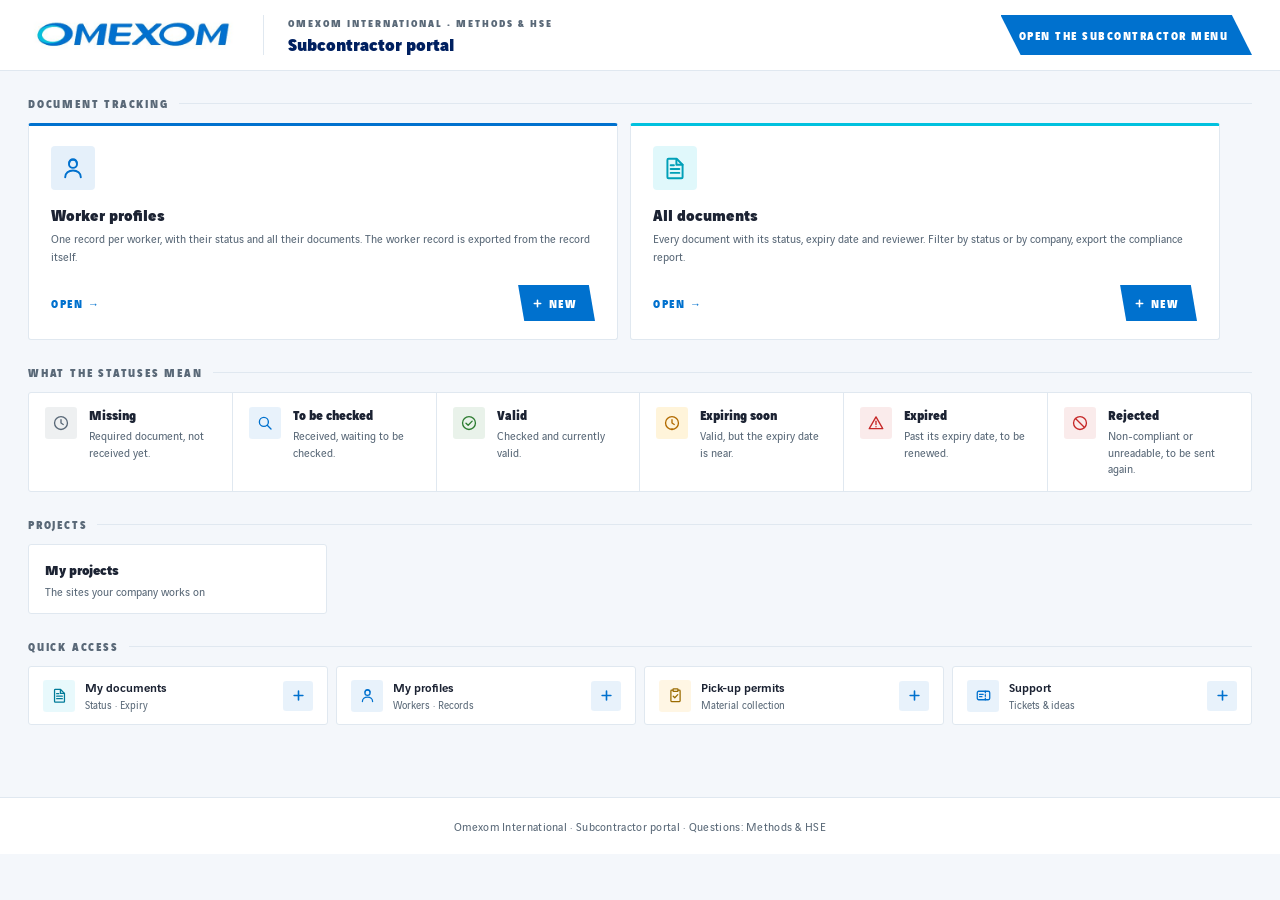
<file: st-en.html>
<!DOCTYPE html>
<html lang="en">
<head>
<meta charset="UTF-8">
<meta name="viewport" content="width=device-width, initial-scale=1.0">
<meta name="robots" content="noindex, nofollow, noarchive, nosnippet">
<meta name="googlebot" content="noindex, nofollow">
<title>Subcontractor portal · Omexom International</title>
<link rel="stylesheet" href="omexom.css">
<style>
.doc-grid { display: grid; grid-template-columns: repeat(2,minmax(0,590px)); gap: 12px; margin-bottom: 24px; }
.projects-grid { display: grid; grid-template-columns: repeat(4,1fr); gap: 10px; margin-bottom: 24px; }
.quick-row { display: grid; grid-template-columns: repeat(4,1fr); gap: 8px; margin-bottom: 24px; }
.legend { grid-template-columns: repeat(6,1fr); margin-bottom: 24px; }
@media (max-width: 1100px) {
  .projects-grid, .quick-row { grid-template-columns: repeat(2,1fr); }
  .legend { grid-template-columns: repeat(3,1fr); }
}
@media (max-width: 820px) {
  .doc-grid { grid-template-columns: 1fr; }
  .legend { grid-template-columns: repeat(2,1fr); }
}
@media (max-width: 560px) {
  .body-wrap { padding: 18px 16px 36px; }
  .doc-grid, .projects-grid, .quick-row, .legend { grid-template-columns: 1fr; }
}
</style>
</head>
<body>

<header class="site-header">
  <img class="site-logo" src="img/omexom-logo.png" alt="Omexom" width="212" height="38">
  <div class="site-id">
    <div class="site-eyebrow">Omexom International · Methods &amp; HSE</div>
    <div class="site-title">Subcontractor portal</div>
  </div>
  <a class="site-cta" target="_parent" href="https://safeplace.teepee.fr/#/category/1428C838">Open the subcontractor menu</a>
</header>

<div class="body-wrap">

  <div class="section-label">Document tracking</div>
  <div class="doc-grid">
    <div class="ocard c1">
      <a class="ocard-hit" target="_parent" href="https://safeplace.teepee.fr/#/category/1428C838/C3224BB5/dataList/INProfilST/default_INProfilST" aria-label="Open Worker profiles"></a>
      <div class="ocard-ico"><svg class="ico" viewBox="0 0 24 24" fill="none" stroke="currentColor" stroke-width="1.8" stroke-linecap="round" stroke-linejoin="round" aria-hidden="true"><circle cx="12" cy="8.2" r="3.7"/><path d="M4.8 20.5c0-3.7 3.2-6.2 7.2-6.2s7.2 2.5 7.2 6.2"/><path d="M8.6 7.2c0-1.9 1.5-3.4 3.4-3.4s3.4 1.5 3.4 3.4"/></svg></div>
      <div class="ocard-t">Worker profiles</div>
      <div class="ocard-d">One record per worker, with their status and all their documents. The worker record is exported from the record itself.</div>
      <div class="ocard-actions">
        <span class="ocard-link">Open <span>→</span></span>
        <a class="ocard-saisir" target="_parent" href="https://safeplace.teepee.fr/#/viewData/1428C838/C3224BB5/INProfilST/INProfilST">New</a>
      </div>
    </div>
    <div class="ocard c2">
      <a class="ocard-hit" target="_parent" href="https://safeplace.teepee.fr/#/category/1428C838/C8E72E17/dataList/INDocumentST/default_INDocumentST" aria-label="Open All documents"></a>
      <div class="ocard-ico"><svg class="ico" viewBox="0 0 24 24" fill="none" stroke="currentColor" stroke-width="1.8" stroke-linecap="round" stroke-linejoin="round" aria-hidden="true"><path d="M6 3.5h7.5L19 9v11.5a1 1 0 0 1-1 1H6a1 1 0 0 1-1-1v-16a1 1 0 0 1 1-1z"/><path d="M13.3 3.6V9H19"/><path d="M8 13h8M8 16.5h8M8 9.5h3"/></svg></div>
      <div class="ocard-t">All documents</div>
      <div class="ocard-d">Every document with its status, expiry date and reviewer. Filter by status or by company, export the compliance report.</div>
      <div class="ocard-actions">
        <span class="ocard-link">Open <span>→</span></span>
        <a class="ocard-saisir" target="_parent" href="https://safeplace.teepee.fr/#/viewData/1428C838/C8E72E17/INDocumentST/INDocumentST">New</a>
      </div>
    </div>
  </div>

  <div class="section-label">What the statuses mean</div>
  <div class="legend">
    <div class="legend-item">
      <div class="legend-ico lg-wait"><svg class="ico" viewBox="0 0 24 24" fill="none" stroke="currentColor" stroke-width="1.8" stroke-linecap="round" stroke-linejoin="round" aria-hidden="true"><circle cx="12" cy="12" r="8.6"/><path d="M12 7.5V12l3 2"/></svg></div>
      <div><b>Missing</b><span>Required document, not received yet.</span></div>
    </div>
    <div class="legend-item">
      <div class="legend-ico lg-check"><svg class="ico" viewBox="0 0 24 24" fill="none" stroke="currentColor" stroke-width="1.8" stroke-linecap="round" stroke-linejoin="round" aria-hidden="true"><circle cx="10.5" cy="10.5" r="6"/><path d="M15 15l5 5"/></svg></div>
      <div><b>To be checked</b><span>Received, waiting to be checked.</span></div>
    </div>
    <div class="legend-item">
      <div class="legend-ico lg-ok"><svg class="ico" viewBox="0 0 24 24" fill="none" stroke="currentColor" stroke-width="1.8" stroke-linecap="round" stroke-linejoin="round" aria-hidden="true"><circle cx="12" cy="12" r="8.6"/><path d="M8 12.2l2.9 2.9L16.2 9.5"/></svg></div>
      <div><b>Valid</b><span>Checked and currently valid.</span></div>
    </div>
    <div class="legend-item">
      <div class="legend-ico lg-warn"><svg class="ico" viewBox="0 0 24 24" fill="none" stroke="currentColor" stroke-width="1.8" stroke-linecap="round" stroke-linejoin="round" aria-hidden="true"><circle cx="12" cy="12" r="8.6"/><path d="M12 7.5V12l3 2"/><path d="M12 20.6v-1"/></svg></div>
      <div><b>Expiring soon</b><span>Valid, but the expiry date is near.</span></div>
    </div>
    <div class="legend-item">
      <div class="legend-ico lg-ko"><svg class="ico" viewBox="0 0 24 24" fill="none" stroke="currentColor" stroke-width="1.8" stroke-linecap="round" stroke-linejoin="round" aria-hidden="true"><path d="M12 3.8L21 19.5H3z"/><path d="M12 9.5v4.5"/><path d="M12 17h0.01"/></svg></div>
      <div><b>Expired</b><span>Past its expiry date, to be renewed.</span></div>
    </div>
    <div class="legend-item">
      <div class="legend-ico lg-ko"><svg class="ico" viewBox="0 0 24 24" fill="none" stroke="currentColor" stroke-width="1.8" stroke-linecap="round" stroke-linejoin="round" aria-hidden="true"><circle cx="12" cy="12" r="8.6"/><path d="M6 6l12 12"/></svg></div>
      <div><b>Rejected</b><span>Non-compliant or unreadable, to be sent again.</span></div>
    </div>
  </div>

  <div class="section-label">Projects</div>
  <div class="projects-grid">
    <a class="pcard" href="https://safeplace.teepee.fr/#/category/DDCDAF73/7ADDAB11/dataList/Projets/ProjetsOSI" target="_parent">
      <div class="pc-name">My projects</div>
      <div class="pc-ct">The sites your company works on</div>
    </a>
  </div>

  <div class="section-label">Quick access</div>
  <div class="quick-row">
    <div class="qcard">
      <a class="qcard-hit" target="_parent" href="https://safeplace.teepee.fr/#/category/1428C838/C8E72E17/dataList/INDocumentST/default_INDocumentST" aria-label="Open My documents"></a>
      <div class="qico it"><svg class="ico" viewBox="0 0 24 24" fill="none" stroke="currentColor" stroke-width="1.8" stroke-linecap="round" stroke-linejoin="round" aria-hidden="true"><path d="M6 3.5h7.5L19 9v11.5a1 1 0 0 1-1 1H6a1 1 0 0 1-1-1v-16a1 1 0 0 1 1-1z"/><path d="M13.3 3.6V9H19"/><path d="M8 13h8M8 16.5h8M8 9.5h3"/></svg></div><div><div class="ql2">My documents</div><div class="qs2">Status &middot; Expiry</div></div>
      <a class="qcard-saisir" target="_parent" href="https://safeplace.teepee.fr/#/viewData/1428C838/C8E72E17/INDocumentST/INDocumentST" title="New document" aria-label="Add a document"><svg viewBox="0 0 24 24" fill="none" stroke="currentColor" stroke-width="2.6" stroke-linecap="round" aria-hidden="true"><path d="M12 5v14M5 12h14"/></svg></a>
    </div>
    <div class="qcard">
      <a class="qcard-hit" target="_parent" href="https://safeplace.teepee.fr/#/category/1428C838/C3224BB5/dataList/INProfilST/default_INProfilST" aria-label="Open My profiles"></a>
      <div class="qico ib"><svg class="ico" viewBox="0 0 24 24" fill="none" stroke="currentColor" stroke-width="1.8" stroke-linecap="round" stroke-linejoin="round" aria-hidden="true"><circle cx="12" cy="8.2" r="3.7"/><path d="M4.8 20.5c0-3.7 3.2-6.2 7.2-6.2s7.2 2.5 7.2 6.2"/><path d="M8.6 7.2c0-1.9 1.5-3.4 3.4-3.4s3.4 1.5 3.4 3.4"/></svg></div><div><div class="ql2">My profiles</div><div class="qs2">Workers &middot; Records</div></div>
      <a class="qcard-saisir" target="_parent" href="https://safeplace.teepee.fr/#/viewData/1428C838/C3224BB5/INProfilST/INProfilST" title="New profile" aria-label="Create a worker profile"><svg viewBox="0 0 24 24" fill="none" stroke="currentColor" stroke-width="2.6" stroke-linecap="round" aria-hidden="true"><path d="M12 5v14M5 12h14"/></svg></a>
    </div>
    <div class="qcard">
      <a class="qcard-hit" target="_parent" href="https://safeplace.teepee.fr/#/category/2B2D892F/E6ADD45E/dataList/LOG30PickUpPermits/default_LOG30PickUpPermits" aria-label="Open Pick-up permits"></a>
      <div class="qico iy"><svg class="ico" viewBox="0 0 24 24" fill="none" stroke="currentColor" stroke-width="1.8" stroke-linecap="round" stroke-linejoin="round" aria-hidden="true"><path d="M8.5 4.5H6.5a1 1 0 0 0-1 1v14a1 1 0 0 0 1 1h11a1 1 0 0 0 1-1v-14a1 1 0 0 0-1-1h-2"/><rect x="8.5" y="2.8" width="7" height="3.4" rx="0.8"/><path d="M8.8 13l2.2 2.2 4.2-4.4"/></svg></div><div><div class="ql2">Pick-up permits</div><div class="qs2">Material collection</div></div>
      <a class="qcard-saisir" target="_parent" href="https://safeplace.teepee.fr/#/viewData/2B2D892F/E6ADD45E/LOG30PickUpPermits/LOG30PickUpPermits" title="New permit" aria-label="Create a pick-up permit"><svg viewBox="0 0 24 24" fill="none" stroke="currentColor" stroke-width="2.6" stroke-linecap="round" aria-hidden="true"><path d="M12 5v14M5 12h14"/></svg></a>
    </div>
    <div class="qcard">
      <a class="qcard-hit" target="_parent" href="https://safeplace.teepee.fr/#/category/DC3605A6/AE9641CE/dataList/TicketsSupport/FiltreLUtilisateurVoirQueSesTickets" aria-label="Open Support"></a>
      <div class="qico ib"><svg class="ico" viewBox="0 0 24 24" fill="none" stroke="currentColor" stroke-width="1.8" stroke-linecap="round" stroke-linejoin="round" aria-hidden="true"><rect x="3.2" y="6" width="17.6" height="12" rx="2"/><path d="M14.6 6v2.2M14.6 10.9v2.2M14.6 15.8v2.2"/><path d="M6.4 10.4h5.2M6.4 13.6h3.4"/></svg></div><div><div class="ql2">Support</div><div class="qs2">Tickets &amp; ideas</div></div>
      <a class="qcard-saisir" target="_parent" href="https://safeplace.teepee.fr/#/viewData/DC3605A6/AE9641CE/TicketsSupport/TicketsSupport" title="New ticket" aria-label="Create a support ticket"><svg viewBox="0 0 24 24" fill="none" stroke="currentColor" stroke-width="2.6" stroke-linecap="round" aria-hidden="true"><path d="M12 5v14M5 12h14"/></svg></a>
    </div>
  </div>
</div>

<!-- FOOTER -->
<footer class="site-footer">
  <div class="footer-note">Omexom International · Subcontractor portal · Questions: Methods &amp; HSE</div>
</footer>
</body>
</html>
</file>
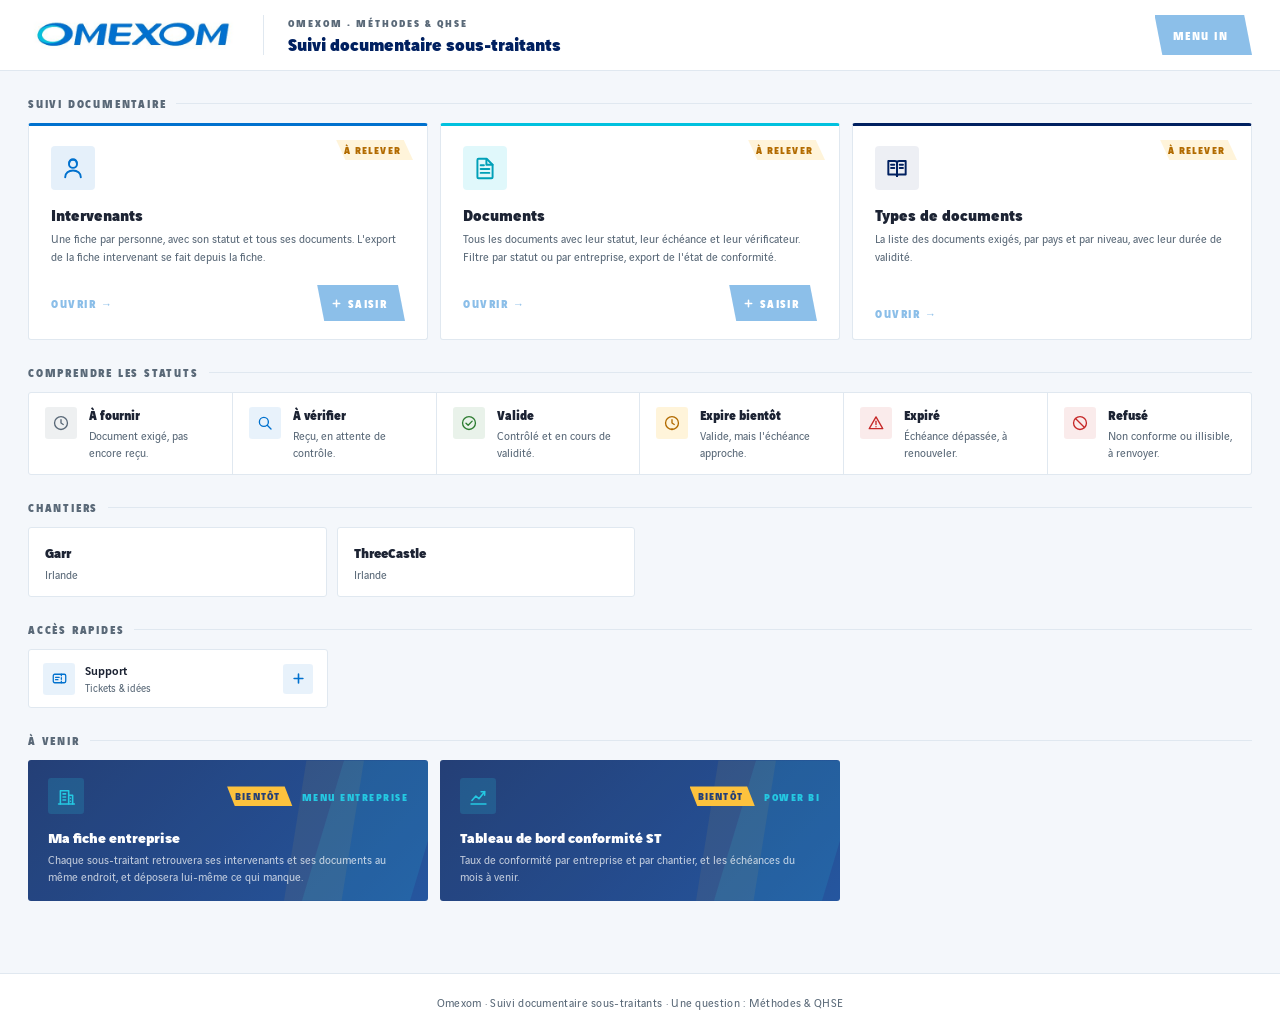
<file: st.html>
<!DOCTYPE html>
<html lang="fr">
<head>
<meta charset="UTF-8">
<meta name="viewport" content="width=device-width, initial-scale=1.0">
<meta name="robots" content="noindex, nofollow, noarchive, nosnippet">
<meta name="googlebot" content="noindex, nofollow">
<title>Suivi documentaire sous-traitants · Omexom TeePee</title>
<link rel="stylesheet" href="omexom.css">
<style>
.doc-grid { display: grid; grid-template-columns: repeat(3,1fr); gap: 12px; margin-bottom: 24px; }
.soon-grid { display: grid; grid-template-columns: repeat(3,1fr); gap: 12px; margin-bottom: 24px; }
.projects-grid { display: grid; grid-template-columns: repeat(4,1fr); gap: 10px; margin-bottom: 24px; }
.quick-row { display: grid; grid-template-columns: repeat(4,1fr); gap: 8px; margin-bottom: 24px; }
.legend { grid-template-columns: repeat(6,1fr); margin-bottom: 24px; }
@media (max-width: 1100px) {
  .soon-grid, .projects-grid, .quick-row { grid-template-columns: repeat(2,1fr); }
  .legend { grid-template-columns: repeat(3,1fr); }
}
@media (max-width: 820px) {
  .doc-grid { grid-template-columns: 1fr; }
  .legend { grid-template-columns: repeat(2,1fr); }
}
@media (max-width: 560px) {
  .body-wrap { padding: 18px 16px 36px; }
  .doc-grid, .soon-grid, .projects-grid, .quick-row, .legend { grid-template-columns: 1fr; }
}
</style>
</head>
<body>

<header class="site-header">
  <img class="site-logo" src="img/omexom-logo.png" alt="Omexom" width="212" height="38">
  <div class="site-id">
    <div class="site-eyebrow">Omexom · Méthodes &amp; QHSE</div>
    <div class="site-title">Suivi documentaire sous-traitants</div>
  </div>
  <span class="site-cta is-missing" title="Lien à relever dans TeePee">Menu IN</span>
</header>

<div class="body-wrap">

  <div class="section-label">Suivi documentaire</div>
  <div class="doc-grid">
    <div class="ocard c1 is-missing">
      <span class="ocard-tag">À relever</span>
      <div class="ocard-ico"><svg class="ico" viewBox="0 0 24 24" fill="none" stroke="currentColor" stroke-width="1.8" stroke-linecap="round" stroke-linejoin="round" aria-hidden="true"><circle cx="12" cy="8.2" r="3.7"/><path d="M4.8 20.5c0-3.7 3.2-6.2 7.2-6.2s7.2 2.5 7.2 6.2"/><path d="M8.6 7.2c0-1.9 1.5-3.4 3.4-3.4s3.4 1.5 3.4 3.4"/></svg></div>
      <div class="ocard-t">Intervenants</div>
      <div class="ocard-d">Une fiche par personne, avec son statut et tous ses documents. L'export de la fiche intervenant se fait depuis la fiche.</div>
      <div class="ocard-actions">
        <span class="ocard-link">Ouvrir <span>→</span></span>
        <span class="ocard-saisir">Saisir</span>
      </div>
    </div>
    <div class="ocard c2 is-missing">
      <span class="ocard-tag">À relever</span>
      <div class="ocard-ico"><svg class="ico" viewBox="0 0 24 24" fill="none" stroke="currentColor" stroke-width="1.8" stroke-linecap="round" stroke-linejoin="round" aria-hidden="true"><path d="M6 3.5h7.5L19 9v11.5a1 1 0 0 1-1 1H6a1 1 0 0 1-1-1v-16a1 1 0 0 1 1-1z"/><path d="M13.3 3.6V9H19"/><path d="M8 13h8M8 16.5h8M8 9.5h3"/></svg></div>
      <div class="ocard-t">Documents</div>
      <div class="ocard-d">Tous les documents avec leur statut, leur échéance et leur vérificateur. Filtre par statut ou par entreprise, export de l'état de conformité.</div>
      <div class="ocard-actions">
        <span class="ocard-link">Ouvrir <span>→</span></span>
        <span class="ocard-saisir">Saisir</span>
      </div>
    </div>
    <div class="ocard c3 is-missing">
      <span class="ocard-tag">À relever</span>
      <div class="ocard-ico"><svg class="ico" viewBox="0 0 24 24" fill="none" stroke="currentColor" stroke-width="1.8" stroke-linecap="round" stroke-linejoin="round" aria-hidden="true"><path d="M4 5.5h6a2 2 0 0 1 2 2v12a1.5 1.5 0 0 0-1.5-1.5H4z"/><path d="M20 5.5h-6a2 2 0 0 0-2 2v12a1.5 1.5 0 0 1 1.5-1.5H20z"/><path d="M6.5 9h3M6.5 12h3M14.5 9h3M14.5 12h3"/></svg></div>
      <div class="ocard-t">Types de documents</div>
      <div class="ocard-d">La liste des documents exigés, par pays et par niveau, avec leur durée de validité.</div>
      <div class="ocard-actions">
        <span class="ocard-link">Ouvrir <span>→</span></span>
      </div>
    </div>
  </div>

  <div class="section-label">Comprendre les statuts</div>
  <div class="legend">
    <div class="legend-item">
      <div class="legend-ico lg-wait"><svg class="ico" viewBox="0 0 24 24" fill="none" stroke="currentColor" stroke-width="1.8" stroke-linecap="round" stroke-linejoin="round" aria-hidden="true"><circle cx="12" cy="12" r="8.6"/><path d="M12 7.5V12l3 2"/></svg></div>
      <div><b>À fournir</b><span>Document exigé, pas encore reçu.</span></div>
    </div>
    <div class="legend-item">
      <div class="legend-ico lg-check"><svg class="ico" viewBox="0 0 24 24" fill="none" stroke="currentColor" stroke-width="1.8" stroke-linecap="round" stroke-linejoin="round" aria-hidden="true"><circle cx="10.5" cy="10.5" r="6"/><path d="M15 15l5 5"/></svg></div>
      <div><b>À vérifier</b><span>Reçu, en attente de contrôle.</span></div>
    </div>
    <div class="legend-item">
      <div class="legend-ico lg-ok"><svg class="ico" viewBox="0 0 24 24" fill="none" stroke="currentColor" stroke-width="1.8" stroke-linecap="round" stroke-linejoin="round" aria-hidden="true"><circle cx="12" cy="12" r="8.6"/><path d="M8 12.2l2.9 2.9L16.2 9.5"/></svg></div>
      <div><b>Valide</b><span>Contrôlé et en cours de validité.</span></div>
    </div>
    <div class="legend-item">
      <div class="legend-ico lg-warn"><svg class="ico" viewBox="0 0 24 24" fill="none" stroke="currentColor" stroke-width="1.8" stroke-linecap="round" stroke-linejoin="round" aria-hidden="true"><circle cx="12" cy="12" r="8.6"/><path d="M12 7.5V12l3 2"/><path d="M12 20.6v-1"/></svg></div>
      <div><b>Expire bientôt</b><span>Valide, mais l'échéance approche.</span></div>
    </div>
    <div class="legend-item">
      <div class="legend-ico lg-ko"><svg class="ico" viewBox="0 0 24 24" fill="none" stroke="currentColor" stroke-width="1.8" stroke-linecap="round" stroke-linejoin="round" aria-hidden="true"><path d="M12 3.8L21 19.5H3z"/><path d="M12 9.5v4.5"/><path d="M12 17h0.01"/></svg></div>
      <div><b>Expiré</b><span>Échéance dépassée, à renouveler.</span></div>
    </div>
    <div class="legend-item">
      <div class="legend-ico lg-ko"><svg class="ico" viewBox="0 0 24 24" fill="none" stroke="currentColor" stroke-width="1.8" stroke-linecap="round" stroke-linejoin="round" aria-hidden="true"><circle cx="12" cy="12" r="8.6"/><path d="M6 6l12 12"/></svg></div>
      <div><b>Refusé</b><span>Non conforme ou illisible, à renvoyer.</span></div>
    </div>
  </div>

  <div class="section-label">Chantiers</div>
  <div class="projects-grid">
    <a class="pcard" href="https://safeplace.teepee.fr/#/viewData/DDCDAF73/7ADDAB11/Projets/ENWEBV3/4F9DBAFD-E998-4801-8C86-EC361E5F5006" target="_parent">
      <div class="pc-name">Garr</div>
      <div class="pc-ct">Irlande</div>
    </a>
    <a class="pcard" href="https://safeplace.teepee.fr/#/viewData/DDCDAF73/7ADDAB11/Projets/ENWEBV3/98EE3433-FBE0-44E2-B1CA-39A70FC34B79" target="_parent">
      <div class="pc-name">ThreeCastle</div>
      <div class="pc-ct">Irlande</div>
    </a>
  </div>

  <div class="section-label">Accès rapides</div>
  <div class="quick-row">
    <div class="qcard">
      <a class="qcard-hit" target="_parent" href="https://safeplace.teepee.fr/#/category/DC3605A6/AE9641CE/dataList/TicketsSupport/FiltreLUtilisateurVoirQueSesTickets" aria-label="Ouvrir Support"></a>
      <div class="qico ib"><svg class="ico" viewBox="0 0 24 24" fill="none" stroke="currentColor" stroke-width="1.8" stroke-linecap="round" stroke-linejoin="round" aria-hidden="true"><rect x="3.2" y="6" width="17.6" height="12" rx="2"/><path d="M14.6 6v2.2M14.6 10.9v2.2M14.6 15.8v2.2"/><path d="M6.4 10.4h5.2M6.4 13.6h3.4"/></svg></div><div><div class="ql2">Support</div><div class="qs2">Tickets &amp; idées</div></div>
      <a class="qcard-saisir" target="_parent" href="https://safeplace.teepee.fr/#/viewData/DC3605A6/AE9641CE/TicketsSupport/TicketsSupport" title="Nouveau ticket" aria-label="Saisir un ticket support"><svg viewBox="0 0 24 24" fill="none" stroke="currentColor" stroke-width="2.6" stroke-linecap="round" aria-hidden="true"><path d="M12 5v14M5 12h14"/></svg></a>
    </div>
  </div>

  <div class="section-label">À venir</div>
  <div class="soon-grid">
    <div class="dcard is-soon">
      <div class="dcard-deco"></div><div class="dcard-deco2"></div>
      <div class="dcard-top">
        <div class="dcard-ico"><svg class="ico" viewBox="0 0 24 24" fill="none" stroke="currentColor" stroke-width="1.8" stroke-linecap="round" stroke-linejoin="round" aria-hidden="true"><path d="M5 20.5V5.5h9.5v15"/><path d="M14.5 10.5H19v10"/><path d="M8 9h3M8 12.5h3M8 16h3M16.5 14h0.01M16.5 17.5h0.01"/><path d="M3 20.5h18"/></svg></div>
        <div class="dcard-eyes"><span class="dcard-new">Bientôt</span><span class="dcard-eye">Menu entreprise</span></div>
      </div>
      <div class="dcard-t">Ma fiche entreprise</div>
      <div class="dcard-d">Chaque sous-traitant retrouvera ses intervenants et ses documents au même endroit, et déposera lui-même ce qui manque.</div>
    </div>
    <div class="dcard is-soon">
      <div class="dcard-deco"></div><div class="dcard-deco2"></div>
      <div class="dcard-top">
        <div class="dcard-ico"><svg class="ico" viewBox="0 0 24 24" fill="none" stroke="currentColor" stroke-width="1.8" stroke-linecap="round" stroke-linejoin="round" aria-hidden="true"><path d="M3.5 20.5h17"/><path d="M4.5 16.5l4.5-5 3.5 3 6.5-8"/><path d="M15 6.5h4v4"/></svg></div>
        <div class="dcard-eyes"><span class="dcard-new">Bientôt</span><span class="dcard-eye">Power BI</span></div>
      </div>
      <div class="dcard-t">Tableau de bord conformité ST</div>
      <div class="dcard-d">Taux de conformité par entreprise et par chantier, et les échéances du mois à venir.</div>
    </div>
  </div>
</div>

<!-- FOOTER -->
<footer class="site-footer">
  <div class="footer-note">Omexom · Suivi documentaire sous-traitants · Une question : Méthodes &amp; QHSE</div>
</footer>
</body>
</html>
</file>
<file: omexom.css>
/* Feuille commune des pages TeePee Omexom.
   Tout ce qui est partage par au moins deux pages vit ici : polices, jetons de
   couleur, et les composants (cartes, badges, pied de page).
   Ce qui reste dans la balise style de chaque page : le nombre de colonnes de ses
   grilles et ses points de rupture, qui lui sont propres. */

/* Vinci Sans, propriete du groupe VINCI. Voir README. */
@font-face { font-family: 'Vinci Sans'; src: url('polices/vinci_sans_extra_light.woff2') format('woff2'); font-weight: 200; font-style: normal; font-display: swap; }
@font-face { font-family: 'Vinci Sans'; src: url('polices/vinci_sans_light.woff2') format('woff2'); font-weight: 300; font-style: normal; font-display: swap; }
@font-face { font-family: 'Vinci Sans'; src: url('polices/vinci_sans_regular.woff2') format('woff2'); font-weight: 400; font-style: normal; font-display: swap; }
@font-face { font-family: 'Vinci Sans'; src: url('polices/vinci_sans_italic.woff2') format('woff2'); font-weight: 400; font-style: italic; font-display: swap; }
@font-face { font-family: 'Vinci Sans'; src: url('polices/vinci_sans_medium.woff2') format('woff2'); font-weight: 500; font-style: normal; font-display: swap; }
@font-face { font-family: 'Vinci Sans'; src: url('polices/vinci_sans_bold.woff2') format('woff2'); font-weight: 700; font-style: normal; font-display: swap; }
@font-face { font-family: 'Vinci Sans'; src: url('polices/vinci_sans_black.woff2') format('woff2'); font-weight: 900; font-style: normal; font-display: swap; }

*, *::before, *::after { box-sizing: border-box; margin: 0; padding: 0; }
:root {
  --blue: #0071CE; --turq: #00C1DE; --deep: #002060;
  --yellow: #FFB91D; --colvert: #007B99;
  --bg: #F4F7FB; --white: #FFFFFF;
  --text: #1C2333; --mid: #5A6978; --border: #E0E8F0;
  --ok: #2E7D32; --warn: #B26B00; --ko: #C62828;
  --page-max: 1720px; --gutter: max(28px, calc((100% - var(--page-max)) / 2));
  --copy: url("data:image/svg+xml,%3Csvg xmlns='http://www.w3.org/2000/svg' viewBox='0 0 24 24' fill='none' stroke='%23000' stroke-width='2.6' stroke-linecap='round' stroke-linejoin='round'%3E%3Crect x='8' y='8' width='13' height='13' rx='2'/%3E%3Cpath d='M16 8V5a2 2 0 0 0-2-2H5a2 2 0 0 0-2 2v9a2 2 0 0 0 2 2h3'/%3E%3C/svg%3E");
  --plus: url("data:image/svg+xml,%3Csvg xmlns='http://www.w3.org/2000/svg' viewBox='0 0 24 24' fill='none' stroke='%23000' stroke-width='3.4' stroke-linecap='round'%3E%3Cpath d='M12 5v14M5 12h14'/%3E%3C/svg%3E");
}
/* ── BANDEAU DE TETE ── */
.site-header {
  background: var(--white); border-bottom: 1px solid var(--border);
  padding: 15px var(--gutter); display: flex; align-items: center; gap: 24px;
}
.site-logo { height: 38px; width: auto; display: block; flex: none; }
.site-id { border-left: 1px solid var(--border); padding-left: 24px; min-width: 0; }
.site-eyebrow {
  font-size: 10px; font-weight: 900; letter-spacing: 2px; text-transform: uppercase;
  color: var(--mid); margin-bottom: 3px;
}
.site-title { font-size: 18px; font-weight: 900; color: var(--deep); line-height: 1.2; }
.site-cta {
  margin-left: auto; flex: none; text-decoration: none;
  background: var(--blue); color: #fff;
  font-size: 11px; font-weight: 900; letter-spacing: 1.5px; text-transform: uppercase;
  padding: 12px 24px 12px 18px;
  clip-path: polygon(0 0,92% 0,100% 100%,8% 100%);
  transition: background 0.15s;
}
.site-cta:hover { background: var(--deep); }

@media (max-width: 820px) {
  .site-header { flex-wrap: wrap; gap: 14px; }
  .site-id { border-left: 0; padding-left: 0; }
  .site-cta { margin-left: 0; }
}

/* ── PICTOGRAMMES ── */
.ico { width: 26px; height: 26px; display: block; }
.qico .ico { width: 17px; height: 17px; }
.dcard-ico .ico { width: 21px; height: 21px; }

body { font-family: 'Vinci Sans', Arial, sans-serif; background: var(--bg); color: var(--text); margin: 0; padding: 0; }
.body-wrap { padding: 24px var(--gutter) 48px; }
.section-label {
  font-size: 11px; font-weight: 900; letter-spacing: 1.8px; text-transform: uppercase;
  color: var(--mid); margin-bottom: 12px;
  display: flex; align-items: center; gap: 10px;
}
.section-label::after { content: ''; flex: 1; height: 1px; background: var(--border); order: 1; }
.section-link { order: 2; text-decoration: none; color: var(--blue); display: flex; align-items: center; gap: 5px; letter-spacing: inherit; }
.section-link span { transition: transform 0.16s; }
.section-link:hover span { transform: translateX(3px); }
.qcard {
  background: var(--white); border: 1px solid var(--border); border-radius: 3px;
  padding: 12px 14px; display: flex; align-items: center; gap: 10px; position: relative;
  cursor: pointer; text-decoration: none; color: inherit;
  transition: border-color 0.15s, box-shadow 0.15s, transform 0.12s;
}
.qcard:hover { border-color: var(--blue); box-shadow: 0 3px 12px rgba(0,113,206,0.09); transform: translateY(-1px); }
.qcard-hit { position: absolute; inset: 0; z-index: 1; }
.qcard-saisir {
  position: relative; z-index: 2; margin-left: auto; flex: none;
  width: 30px; height: 30px; border-radius: 3px;
  display: flex; align-items: center; justify-content: center;
  color: var(--blue); background: rgba(0,113,206,0.09); text-decoration: none;
  transition: background 0.15s, color 0.15s;
}
.qcard-saisir svg { width: 15px; height: 15px; }
.qcard-saisir:hover { background: var(--blue); color: #fff; }
.qico { width: 32px; height: 32px; border-radius: 3px; display: flex; align-items: center; justify-content: center; font-size: 14px; flex-shrink: 0; }
.ib { background: rgba(0,113,206,0.09); }
.it { background: rgba(0,193,222,0.09); }
.id { background: rgba(0,32,96,0.07); }
.iy { background: rgba(255,185,29,0.12); }
.qico { color: var(--blue); }
.qico.it { color: var(--colvert); }
.qico.id { color: var(--deep); }
.qico.iy { color: #9A6B00; }
.ql2 { font-size: 13px; font-weight: 500; color: var(--text); line-height: 1.3; }
.qs2 { font-size: 11px; font-weight: 400; color: var(--mid); margin-top: 1px; }
.mcard {
  background: var(--white); border: 1px solid var(--border);
  border-top: 3px solid var(--blue); border-radius: 3px;
  padding: 16px 18px 18px; cursor: pointer; text-decoration: none;
  display: block; position: relative;
  transition: box-shadow 0.15s, transform 0.12s;
}
.mcard:hover { box-shadow: 0 5px 18px rgba(0,32,96,0.08); transform: translateY(-2px); }
.mcard.cm { border-top-color: var(--deep); }
.mcard.co { border-top-color: var(--blue); }
.mcard.cs { border-top-color: var(--turq); }
.mcard.ca { border-top-color: var(--yellow); }
/* Une seule forme de pastille, partout : menus, projets, tableaux de bord, cartes Offre. */
.badge, .pc-badge, .dcard-new, .ocard-tag {
  display: inline-block; font-size: 10px; font-weight: 900; letter-spacing: 1.2px; line-height: 1.2;
  text-transform: uppercase; padding: 4px 12px 4px 8px; clip-path: polygon(0 0,88% 0,100% 100%,12% 100%);
}
.badge { color: white; margin-bottom: 10px; }
.bm { background: var(--deep); }
.bo { background: var(--blue); }
.bs { background: var(--colvert); }
.ba { background: var(--yellow); color: var(--deep); }
.mc-t { font-size: 14px; font-weight: 900; color: var(--text); margin-bottom: 4px; line-height: 1.3; padding-right: 36px; }
.mc-d { font-size: 12px; font-weight: 400; color: var(--mid); line-height: 1.5; }
.pcard { background: var(--white); border: 1px solid var(--border); border-radius: 3px; padding: 14px 16px; text-decoration: none; color: inherit; display: block; transition: box-shadow 0.15s, transform 0.12s; }
.pcard:hover { box-shadow: 0 4px 16px rgba(0,32,96,0.10); transform: translateY(-2px); border-color: var(--blue); }
.pc-top { display: flex; align-items: center; justify-content: space-between; margin-bottom: 8px; }
.pc-badge.new { background: var(--blue); color: #fff; }
.pc-power { font-size: 12px; font-weight: 500; color: var(--mid); margin-left: auto; }
.pc-name { font-size: 14px; font-weight: 900; color: var(--text); margin-bottom: 4px; }
.pc-ct { font-size: 12px; font-weight: 400; color: var(--mid); }
.site-footer {
  background: var(--white);
  border-top: 1px solid var(--border);
  padding: 20px var(--gutter);
  text-align: center;
}
.footer-inner { display: flex; justify-content: center; align-items: center; }
.footer-note { font-size: 12px; font-weight: 400; color: var(--mid); letter-spacing: 0.3px; }
/* Lien discret en pied de page : un outil hors TeePee, garde le temps d'une transition. */
.footer-link { color: var(--mid); text-decoration: underline; text-underline-offset: 2px; }
.footer-link:hover { color: var(--blue); }
.dcard {
  position: relative; overflow: hidden;
  background: linear-gradient(135deg, #002060 0%, #013a8f 100%);
  border-radius: 3px; padding: 18px 20px 16px;
  text-decoration: none; display: block;
  transition: box-shadow 0.16s, transform 0.12s;
}
.dcard:hover { box-shadow: 0 8px 26px rgba(0,32,96,0.26); transform: translateY(-2px); }
.dcard-deco { position: absolute; right: -24px; top: 0; bottom: 0; width: 150px; background: rgba(0,193,222,0.13); clip-path: polygon(28% 0,100% 0,72% 100%,0% 100%); pointer-events: none; }
.dcard-deco2 { position: absolute; right: 64px; top: 0; bottom: 0; width: 80px; background: rgba(255,185,29,0.07); clip-path: polygon(28% 0,100% 0,72% 100%,0% 100%); pointer-events: none; }
.dcard-top { display: flex; align-items: center; justify-content: space-between; position: relative; z-index: 1; margin-bottom: 14px; }
.dcard-ico { width: 36px; height: 36px; border-radius: 3px; background: rgba(0,193,222,0.18); display: flex; align-items: center; justify-content: center; color: var(--turq); }
.dcard-eye { font-size: 10px; font-weight: 900; letter-spacing: 1.5px; text-transform: uppercase; color: var(--turq); }
.dcard-eyes { display: flex; align-items: center; gap: 9px; }
.dcard-new { color: var(--deep); background: var(--yellow); }
.dcard-t { font-size: 15px; font-weight: 900; color: #fff; line-height: 1.25; position: relative; z-index: 1; margin-bottom: 4px; }
.dcard-d { font-size: 12px; font-weight: 400; color: rgba(255,255,255,0.72); position: relative; z-index: 1; line-height: 1.4; }
.dcard-link { font-size: 11px; font-weight: 900; letter-spacing: 1.5px; text-transform: uppercase; color: rgba(255,255,255,0.7); position: relative; z-index: 1; margin-top: 14px; display: flex; align-items: center; gap: 5px; transition: color 0.16s; }
.dcard:hover .dcard-link { color: var(--turq); }
.dcard-link span { transition: transform 0.16s; }
.dcard:hover .dcard-link span { transform: translateX(3px); }
.ocard {
  background: var(--white); border: 1px solid var(--border);
  border-top: 3px solid var(--blue); border-radius: 3px;
  padding: 20px 22px 18px; text-decoration: none; color: inherit;
  display: flex; flex-direction: column; position: relative; overflow: hidden;
  transition: box-shadow 0.15s, transform 0.12s, border-color 0.15s;
}
.ocard:hover { box-shadow: 0 6px 20px rgba(0,32,96,0.10); transform: translateY(-2px); }
.ocard.c1 { border-top-color: var(--blue); }
.ocard.c2 { border-top-color: var(--turq); }
.ocard.c3 { border-top-color: var(--deep); }
.ocard.c4 { border-top-color: var(--colvert); }
.ocard.c5 { border-top-color: var(--yellow); }
.ocard-ico { width: 44px; height: 44px; border-radius: 4px; display: flex; align-items: center; justify-content: center; font-size: 22px; margin-bottom: 14px; }
.ocard.c1 .ocard-ico { background: rgba(0,113,206,0.10); }
.ocard.c2 .ocard-ico { background: rgba(0,193,222,0.12); }
.ocard.c3 .ocard-ico { background: rgba(0,32,96,0.07); }
.ocard.c4 .ocard-ico { background: rgba(0,123,153,0.10); }
.ocard.c5 .ocard-ico { background: rgba(255,185,29,0.16); }
.ocard.c1 .ocard-ico { color: var(--blue); }
.ocard.c2 .ocard-ico { color: #00A0B8; }
.ocard.c3 .ocard-ico { color: var(--deep); }
.ocard.c4 .ocard-ico { color: var(--colvert); }
.ocard.c5 .ocard-ico { color: #9A6B00; }
.ocard-tag { position: absolute; top: 14px; right: 14px; color: var(--colvert); background: rgba(0,193,222,0.13); }
.ocard-t { font-size: 16px; font-weight: 900; color: var(--text); margin-bottom: 5px; line-height: 1.25; }
.ocard-d { font-size: 12px; font-weight: 400; color: var(--mid); line-height: 1.5; margin-bottom: 16px; }
.ocard-link { font-size: 11px; font-weight: 900; letter-spacing: 1.5px; text-transform: uppercase; color: var(--blue); display: flex; align-items: center; gap: 5px; }
.ocard-hit { position: absolute; inset: 0; z-index: 1; }
.ocard-actions { margin-top: auto; display: flex; align-items: center; justify-content: space-between; gap: 10px; }
.ocard-saisir {
  position: relative; z-index: 2; text-decoration: none; white-space: nowrap;
  display: inline-flex; align-items: center; gap: 6px;
  font-family: inherit; font-size: 11px; font-weight: 900; letter-spacing: 1.3px;
  text-transform: uppercase; color: #fff; background: var(--blue);
  padding: 10px 18px 10px 14px; clip-path: polygon(0 0,92% 0,100% 100%,8% 100%);
  transition: background 0.15s, transform 0.12s;
}
.ocard-saisir::before {
  content: ''; width: 11px; height: 11px; flex: none;
  background: currentColor;
  -webkit-mask: var(--plus) center/11px no-repeat; mask: var(--plus) center/11px no-repeat;
}
.ocard-saisir:hover { background: var(--deep); transform: translateY(-1px); }
/* Variante : copier un lien plutot que saisir. Meme bouton, pictogramme de copie,
   et l'etat is-copied confirme deux secondes. */
.ocard-copier { border: 0; cursor: pointer; }
.ocard-copier::before { -webkit-mask-image: var(--copy); mask-image: var(--copy); width: 12px; height: 12px; }
.ocard-copier.is-copied { background: var(--colvert); }
.ocard-actions { margin-top: auto; padding-top: 4px; }
/* Deux boutons cote a cote (copier le lien, saisir) restent groupes a droite. */
.ocard-btns { display: flex; gap: 6px; flex-wrap: wrap; justify-content: flex-end; }
.ocard-link span { transition: transform 0.16s; }
.ocard:hover .ocard-link span { transform: translateX(3px); }

/* ── CLAVIER ET MOUVEMENT ── */
/* Les liens qui couvrent une carte (qcard-hit, ocard-hit) portent le contour de la carte.
   Les boutons en parallelogramme sont decoupes par clip-path : leur contour se dessine
   a l'interieur, sinon il serait coupe. */
:focus-visible { outline: 2px solid var(--blue); outline-offset: 2px; }
.qcard-hit:focus-visible, .ocard-hit:focus-visible { outline-offset: -2px; border-radius: 3px; }
.site-cta:focus-visible, .ocard-saisir:focus-visible { outline: 2px solid #fff; outline-offset: -5px; background: var(--deep); }
.qcard-saisir:focus-visible { background: var(--blue); color: #fff; outline-offset: 1px; }
@media (prefers-reduced-motion: reduce) {
  *, *::before, *::after { transition: none !important; }
  .qcard:hover, .mcard:hover, .pcard:hover, .dcard:hover, .ocard:hover, .ocard-saisir:hover { transform: none; }
  .dcard:hover .dcard-link span, .ocard:hover .ocard-link span, .section-link:hover span { transform: none; }
}

/* ── LEGENDE DE STATUTS ── */
/* Six cases separees par un filet, chacune un pictogramme colore, un mot, une ligne. */
.legend { display: grid; gap: 1px; background: var(--border); border: 1px solid var(--border); border-radius: 3px; overflow: hidden; }
.legend-item { background: var(--white); padding: 14px 16px; display: flex; align-items: flex-start; gap: 12px; }
.legend-item b { display: block; font-size: 13px; font-weight: 900; color: var(--text); line-height: 1.3; }
.legend-item span { display: block; font-size: 12px; font-weight: 400; color: var(--mid); margin-top: 3px; line-height: 1.4; }
.legend-ico { width: 32px; height: 32px; border-radius: 3px; flex: none; display: flex; align-items: center; justify-content: center; }
.legend-ico .ico { width: 18px; height: 18px; }
.lg-wait { color: var(--mid); background: rgba(90,105,120,0.10); }
.lg-check { color: var(--blue); background: rgba(0,113,206,0.09); }
.lg-ok { color: var(--ok); background: rgba(46,125,50,0.10); }
.lg-warn { color: var(--warn); background: rgba(255,185,29,0.16); }
.lg-ko { color: var(--ko); background: rgba(198,40,40,0.09); }

/* ── ETATS PROVISOIRES ── */
/* is-soon : une carte tableau de bord qui annonce sans ouvrir. Pas de lien, pas de survol. */
.dcard.is-soon { cursor: default; opacity: 0.85; }
.dcard.is-soon:hover { box-shadow: none; transform: none; }
/* is-missing : le lien TeePee reste a relever, la carte se voit mais ne s'ouvre pas.
   A retirer des que LIENS.md a l'URL, jamais a laisser en production. */
.ocard.is-missing { cursor: default; }
.ocard.is-missing:hover { box-shadow: none; transform: none; }
.ocard.is-missing .ocard-link, .ocard.is-missing .ocard-saisir, .ocard-saisir.is-missing, .site-cta.is-missing { opacity: 0.45; cursor: not-allowed; }
.ocard-saisir.is-missing:hover { background: var(--blue); transform: none; }
.ocard.is-missing .ocard-tag { color: var(--warn); background: rgba(255,185,29,0.16); }
</file>
